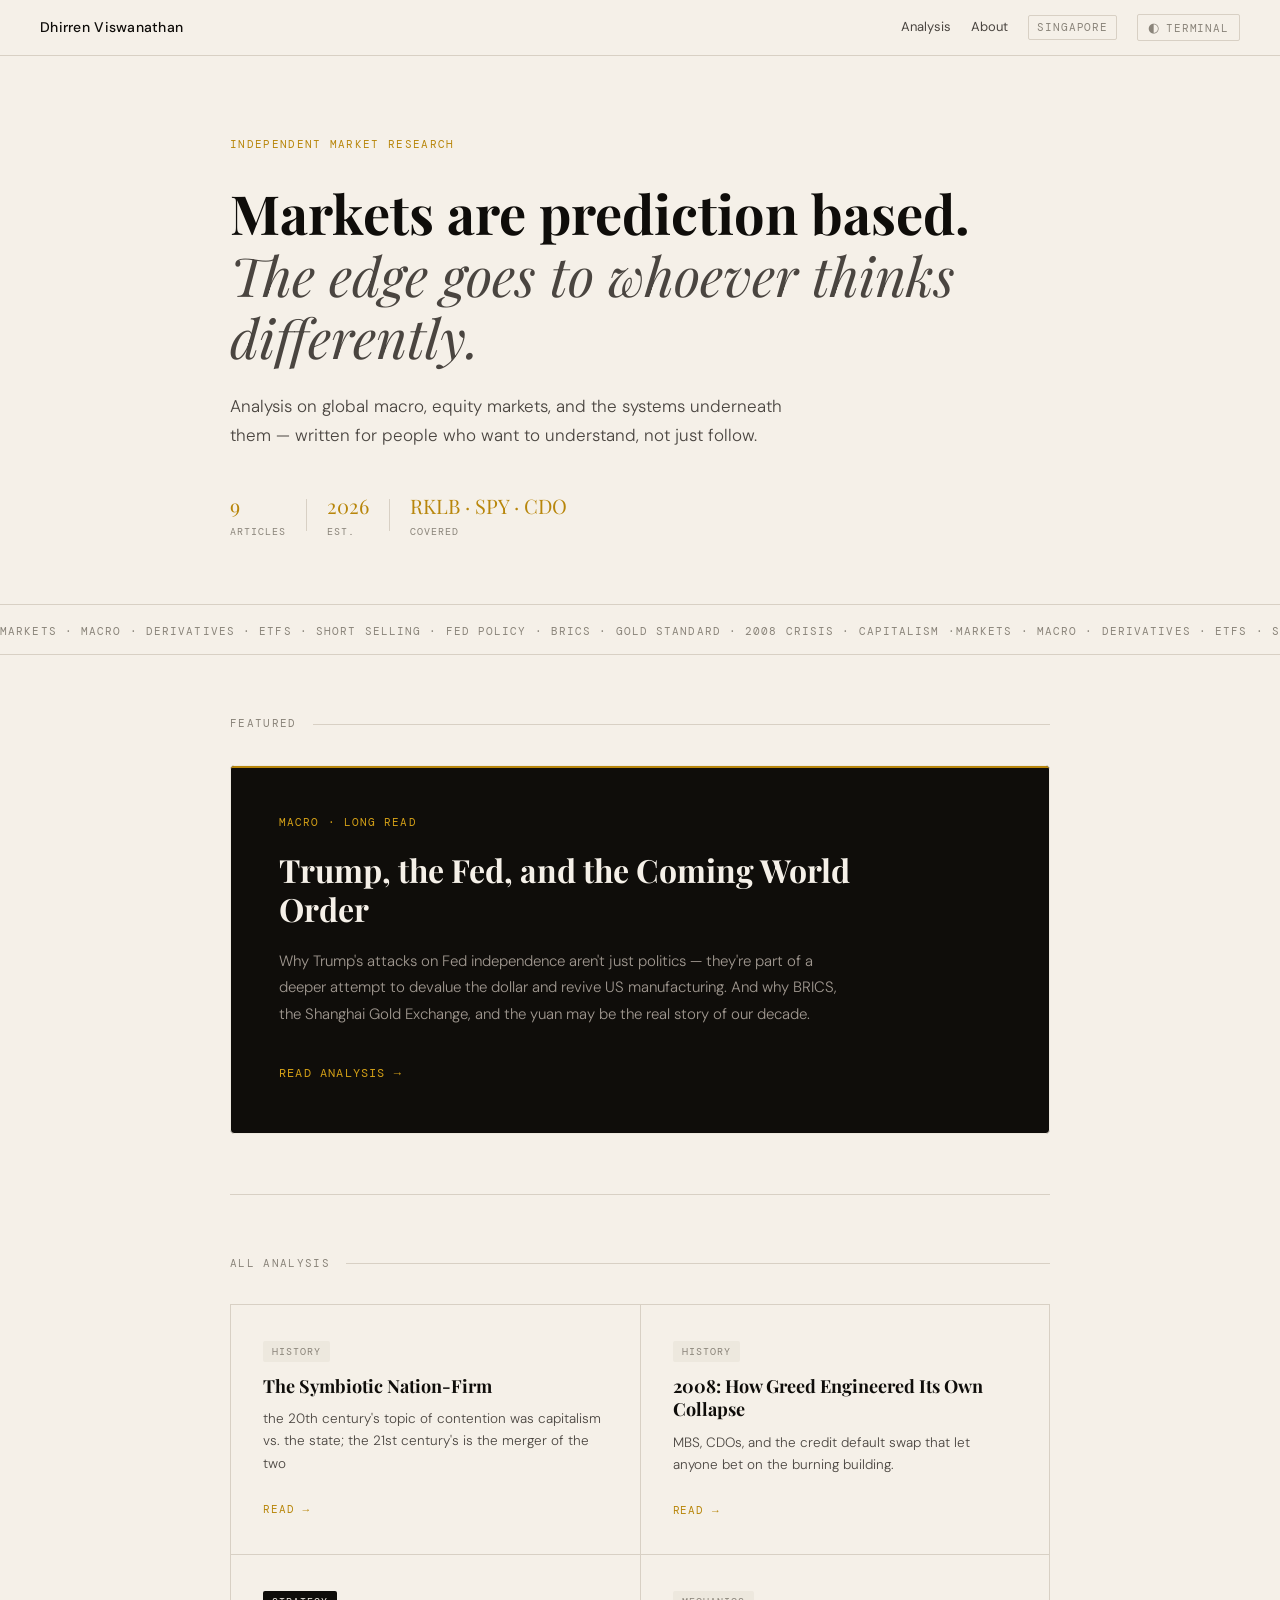
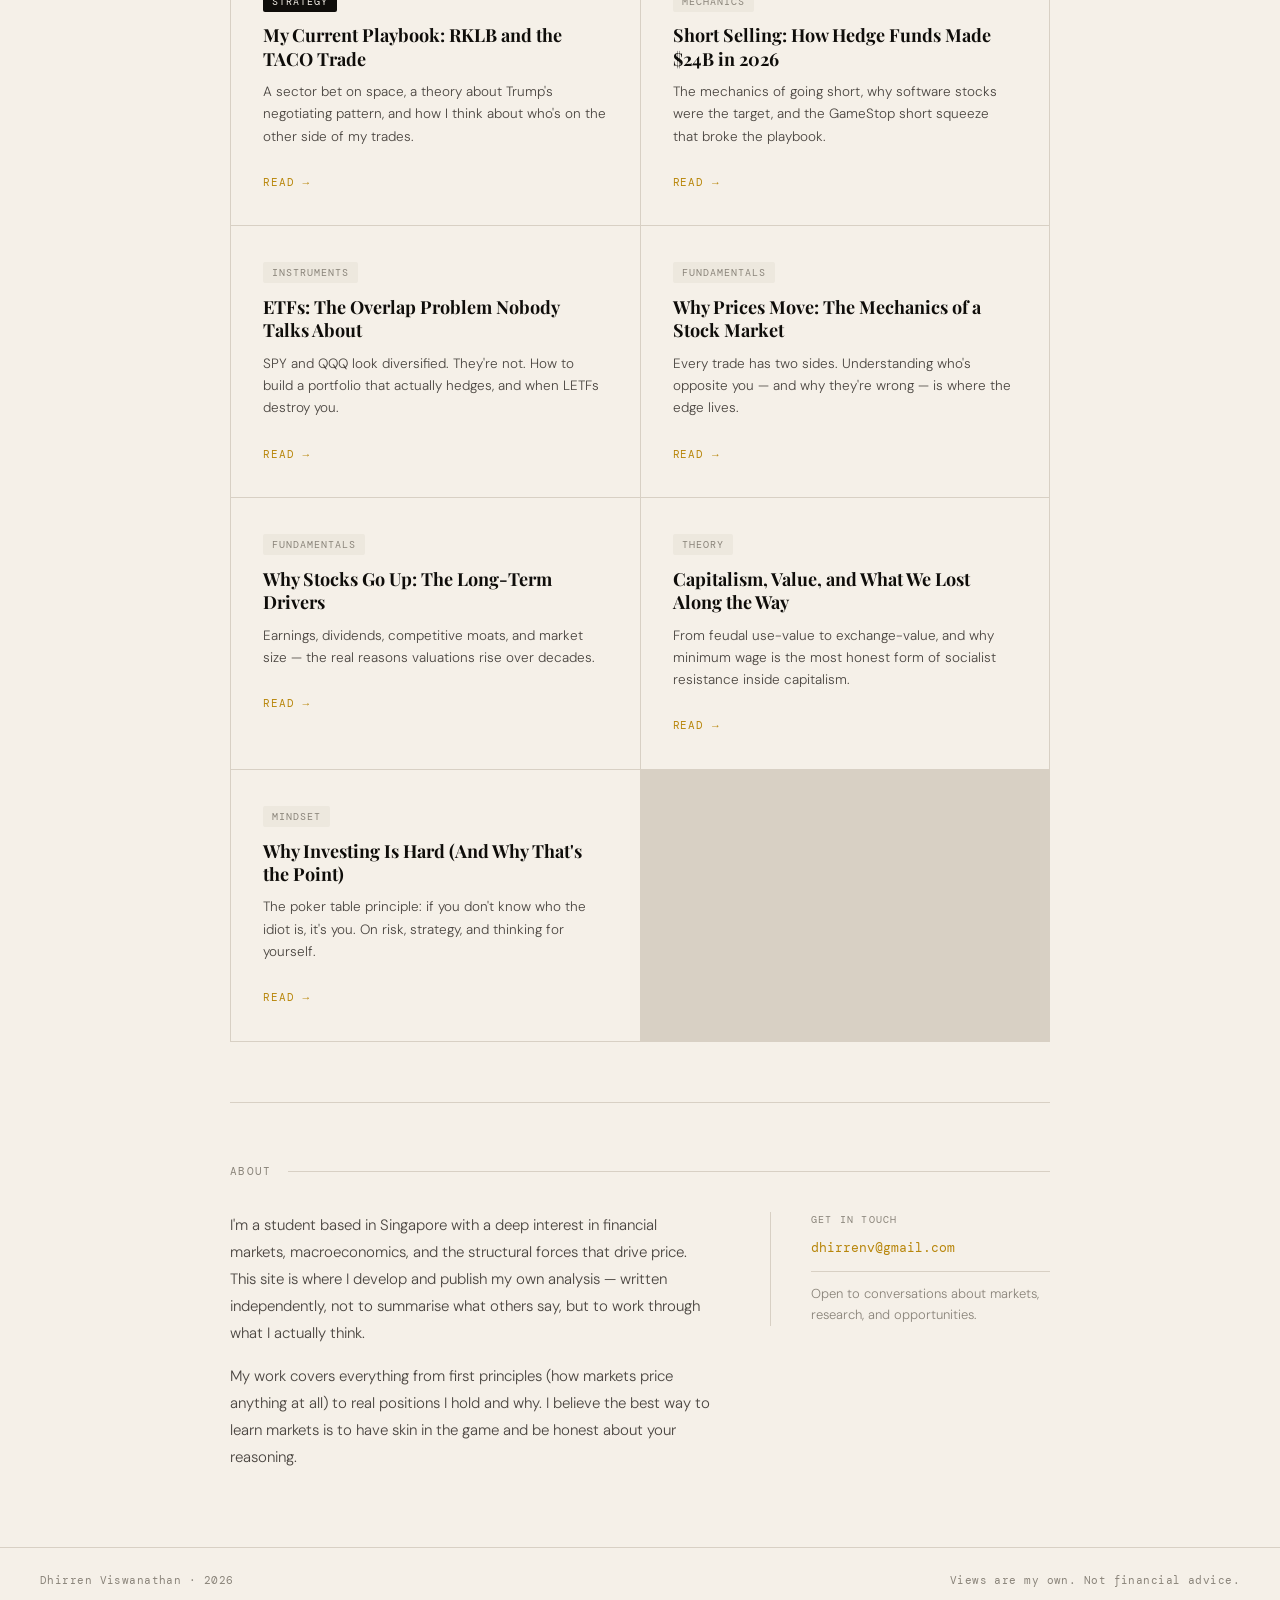
<file: index.html>
<!DOCTYPE html>
<html lang="en">
<head>
  <meta charset="UTF-8">
  <meta name="viewport" content="width=device-width, initial-scale=1.0">
  <title>Dhirren Viswanathan — Economics & Markets</title>
  <link href="https://fonts.googleapis.com/css2?family=Playfair+Display:ital,wght@0,700;0,900;1,400;1,700&family=DM+Sans:wght@300;400;500&family=DM+Mono:wght@400&display=swap" rel="stylesheet">
  <style>

    /* ============================================
       LIGHT THEME (default)
    ============================================ */
    :root {
      --bg:              #f5f0e8;
      --bg-card:         #faf8f4;
      --bg-raise:        #ede8de;
      --accent:          #b8860b;
      --accent-light:    #d4a017;
      --accent-muted:    #ede8de;
      --accent-faint:    #8a847a;
      --text:            #0f0d0a;
      --text-muted:      #4a4540;
      --text-faint:      #8a847a;
      --rule:            #d8d0c4;
      --featured-bg:     #0f0d0a;
      --featured-text:   #f5f0e8;
      --featured-sub:    #a09890;
      --tag-bg:          #ede8de;
      --tag-text:        #8a847a;
      --tag-hi-bg:       #0f0d0a;
      --tag-hi-text:     #f5f0e8;
      --nav-name-font:   'DM Sans', sans-serif;
      --nav-name-color:  #0f0d0a;
      --stat-num-font:   'Playfair Display', serif;
      --transition:      0.25s ease;
    }

    /* ============================================
       DARK TERMINAL THEME
    ============================================ */
    body[data-theme="dark"] {
      --bg:              #0a0e0a;
      --bg-card:         #0f140f;
      --bg-raise:        #131a13;
      --accent:          #00ff41;
      --accent-light:    #00cc33;
      --accent-muted:    #1a3a1a;
      --accent-faint:    #4a6a4a;
      --text:            #e8f5e8;
      --text-muted:      #7a9a7a;
      --text-faint:      #4a6a4a;
      --rule:            #1a2a1a;
      --featured-bg:     #0f140f;
      --featured-text:   #e8f5e8;
      --featured-sub:    #4a6a4a;
      --tag-bg:          #131a13;
      --tag-text:        #4a6a4a;
      --tag-hi-bg:       #1a3a1a;
      --tag-hi-text:     #00ff41;
      --nav-name-font:   'DM Mono', monospace;
      --nav-name-color:  #00ff41;
      --stat-num-font:   'DM Mono', monospace;
    }

    /* ============================================
       BASE
    ============================================ */
    *, *::before, *::after { box-sizing: border-box; margin: 0; padding: 0; }
    html { font-size: 16px; scroll-behavior: smooth; }
    body {
      font-family: 'DM Sans', sans-serif;
      background: var(--bg);
      color: var(--text);
      line-height: 1.6;
      -webkit-font-smoothing: antialiased;
      transition: background var(--transition), color var(--transition);
    }

    /* ============================================
       TOGGLE BUTTON
    ============================================ */
    .theme-toggle {
      background: none;
      border: 1px solid var(--rule);
      color: var(--text-faint);
      font-family: 'DM Mono', monospace;
      font-size: 11px;
      letter-spacing: 0.08em;
      text-transform: uppercase;
      padding: 4px 10px;
      border-radius: 2px;
      cursor: pointer;
      transition: all var(--transition);
      display: flex;
      align-items: center;
      gap: 6px;
    }
    .theme-toggle:hover { border-color: var(--accent); color: var(--accent); }
    .toggle-icon { font-size: 13px; }

    /* ============================================
       NAVBAR
    ============================================ */
    .navbar {
      display: flex;
      justify-content: space-between;
      align-items: center;
      padding: 0 40px;
      height: 56px;
      border-bottom: 1px solid var(--rule);
      background: var(--bg);
      position: sticky;
      top: 0;
      z-index: 100;
      transition: background var(--transition), border-color var(--transition);
    }
    .nav-name {
      font-family: var(--nav-name-font);
      font-size: 14px;
      font-weight: 500;
      letter-spacing: 0.02em;
      color: var(--nav-name-color);
      transition: color var(--transition), font-family var(--transition);
    }
    .nav-links { display: flex; align-items: center; gap: 20px; }
    .nav-links a { font-size: 13px; color: var(--text-muted); text-decoration: none; transition: color var(--transition); }
    .nav-links a:hover { color: var(--text); }
    .nav-tag {
      font-family: 'DM Mono', monospace;
      font-size: 11px;
      color: var(--text-faint);
      letter-spacing: 0.08em;
      text-transform: uppercase;
      padding: 3px 8px;
      border: 1px solid var(--rule);
      border-radius: 2px;
      transition: border-color var(--transition), color var(--transition);
    }

    /* ============================================
       HERO
    ============================================ */
    .hero { border-bottom: 1px solid var(--rule); overflow: hidden; transition: border-color var(--transition); }
    .hero-inner { max-width: 900px; margin: 0 auto; padding: 80px 40px 64px; }
    .hero-label {
      font-family: 'DM Mono', monospace;
      font-size: 11px;
      text-transform: uppercase;
      letter-spacing: 0.12em;
      color: var(--accent);
      margin-bottom: 28px;
      display: flex;
      align-items: center;
      gap: 10px;
      transition: color var(--transition);
    }
    .hero-label .blink-dot {
      width: 7px; height: 7px; border-radius: 50%;
      background: var(--accent);
      display: none;
      transition: background var(--transition);
    }
    body[data-theme="dark"] .hero-label .blink-dot {
      display: inline-block;
      animation: blink 1.5s step-end infinite;
    }
    @keyframes blink { 0%,100%{opacity:1} 50%{opacity:0} }

    .hero-title {
      font-family: 'Playfair Display', Georgia, serif;
      font-size: clamp(32px, 5vw, 54px);
      font-weight: 700;
      line-height: 1.15;
      color: var(--text);
      margin-bottom: 24px;
      max-width: 780px;
      transition: color var(--transition);
    }
    .hero-title em { font-style: italic; font-weight: 400; color: var(--text-muted); transition: color var(--transition); }
    .hero-sub { font-size: 17px; color: var(--text-muted); max-width: 560px; line-height: 1.7; margin-bottom: 40px; font-weight: 300; transition: color var(--transition); }

    .hero-stats { display: flex; align-items: center; gap: 20px; }
    .stat { display: flex; flex-direction: column; gap: 2px; }
    .stat-num {
      font-family: var(--stat-num-font);
      font-size: 20px;
      color: var(--accent);
      transition: color var(--transition), font-family var(--transition);
    }
    body[data-theme="dark"] .stat-num { font-size: 16px; }
    .stat-label { font-family: 'DM Mono', monospace; font-size: 10px; letter-spacing: 0.1em; text-transform: uppercase; color: var(--text-faint); transition: color var(--transition); }
    .stat-divider { width: 1px; height: 32px; background: var(--rule); transition: background var(--transition); }

    /* TICKER */
    .hero-ticker { border-top: 1px solid var(--rule); padding: 12px 0; overflow: hidden; transition: border-color var(--transition); }
    .ticker-track { display: inline-flex; animation: ticker 30s linear infinite; will-change: transform; }
    .ticker-set { font-family: 'DM Mono', monospace; font-size: 11px; letter-spacing: 0.1em; text-transform: uppercase; color: var(--text-faint); white-space: nowrap; display: inline-block; transition: color var(--transition); }
    @keyframes ticker { from { transform: translateX(0); } to { transform: translateX(-50%); } }

    /* ============================================
       MAIN / SECTIONS
    ============================================ */
    .main-content { max-width: 900px; margin: 0 auto; padding: 0 40px; }
    .section { padding: 60px 0; border-bottom: 1px solid var(--rule); transition: border-color var(--transition); }
    .section:last-child { border-bottom: none; }
    .section-header { display: flex; align-items: center; gap: 16px; margin-bottom: 32px; }
    .section-label { font-family: 'DM Mono', monospace; font-size: 11px; text-transform: uppercase; letter-spacing: 0.12em; color: var(--text-faint); white-space: nowrap; transition: color var(--transition); }
    .section-rule { flex: 1; height: 1px; background: var(--rule); transition: background var(--transition); }

    /* FEATURED */
    .featured-card {
      display: block;
      background: var(--featured-bg);
      text-decoration: none;
      padding: 48px;
      border-radius: 4px;
      border: 1px solid var(--accent-muted);
      transition: border-color var(--transition), background var(--transition), opacity var(--transition);
      position: relative;
      overflow: hidden;
    }
    .featured-card::before { content: ''; position: absolute; top: 0; left: 0; right: 0; height: 2px; background: var(--accent); transition: background var(--transition); }
    .featured-card:hover { opacity: 0.9; border-color: var(--accent); }
    .featured-tag { font-family: 'DM Mono', monospace; font-size: 11px; text-transform: uppercase; letter-spacing: 0.1em; color: var(--accent-light); margin-bottom: 20px; transition: color var(--transition); }
    .featured-title { font-family: 'Playfair Display', serif; font-size: clamp(22px, 3vw, 32px); font-weight: 700; line-height: 1.2; color: var(--featured-text); margin-bottom: 20px; max-width: 600px; transition: color var(--transition); }
    .featured-desc { font-size: 15px; color: var(--featured-sub); max-width: 580px; line-height: 1.75; font-weight: 300; margin-bottom: 32px; transition: color var(--transition); }
    .featured-link { font-family: 'DM Mono', monospace; font-size: 12px; text-transform: uppercase; letter-spacing: 0.1em; color: var(--accent-light); transition: color var(--transition); }

    /* ARTICLES GRID */
    .articles-grid { display: grid; grid-template-columns: 1fr 1fr; gap: 1px; background: var(--rule); border: 1px solid var(--rule); transition: background var(--transition), border-color var(--transition); }
    .article-card { display: block; background: var(--bg); text-decoration: none; padding: 32px; transition: background var(--transition); }
    .article-card:hover { background: var(--bg-card); }
    .card-meta { margin-bottom: 12px; }
    .card-tag {
      font-family: 'DM Mono', monospace;
      font-size: 10px;
      text-transform: uppercase;
      letter-spacing: 0.1em;
      color: var(--tag-text);
      background: var(--tag-bg);
      padding: 3px 8px;
      border-radius: 2px;
      border: 1px solid transparent;
      transition: all var(--transition);
    }
    body[data-theme="dark"] .card-tag { border-color: var(--accent-muted); }
    .card-tag--highlight { background: var(--tag-hi-bg); color: var(--tag-hi-text); }
    body[data-theme="dark"] .card-tag--highlight { border-color: var(--accent-light); }
    .card-title { font-family: 'Playfair Display', serif; font-size: 18px; font-weight: 700; color: var(--text); line-height: 1.3; margin-bottom: 10px; transition: color var(--transition); }
    .card-desc { font-size: 13.5px; color: var(--text-muted); line-height: 1.65; margin-bottom: 20px; font-weight: 300; transition: color var(--transition); }
    .card-link { font-family: 'DM Mono', monospace; font-size: 11px; text-transform: uppercase; letter-spacing: 0.08em; color: var(--accent); transition: color var(--transition); }

    /* ABOUT */
    .about-grid { display: grid; grid-template-columns: 1fr 280px; gap: 60px; align-items: start; }
    .about-text { font-size: 15px; color: var(--text-muted); line-height: 1.8; margin-bottom: 16px; font-weight: 300; transition: color var(--transition); }
    .about-contact { border-left: 1px solid var(--rule); padding-left: 40px; transition: border-color var(--transition); }
    .contact-label { font-family: 'DM Mono', monospace; font-size: 10px; text-transform: uppercase; letter-spacing: 0.12em; color: var(--text-faint); margin-bottom: 10px; transition: color var(--transition); }
    .contact-email {
      display: block;
      font-family: 'DM Mono', monospace;
      font-size: 13px;
      color: var(--accent);
      text-decoration: none;
      margin-bottom: 12px;
      border-bottom: 1px solid var(--rule);
      padding-bottom: 12px;
      transition: color var(--transition), border-color var(--transition);
    }
    .contact-email:hover { color: var(--text); }
    .contact-note { font-size: 13px; color: var(--text-faint); line-height: 1.6; font-weight: 300; transition: color var(--transition); }

    /* FOOTER */
    .footer {
      display: flex;
      justify-content: space-between;
      align-items: center;
      padding: 24px 40px;
      border-top: 1px solid var(--rule);
      font-family: 'DM Mono', monospace;
      font-size: 11px;
      color: var(--text-faint);
      letter-spacing: 0.04em;
      transition: border-color var(--transition), color var(--transition);
    }

    /* RESPONSIVE */
    @media (max-width: 700px) {
      .navbar { padding: 0 20px; }
      .hero-inner { padding: 48px 20px 40px; }
      .main-content { padding: 0 20px; }
      .articles-grid { grid-template-columns: 1fr; }
      .about-grid { grid-template-columns: 1fr; gap: 32px; }
      .about-contact { border-left: none; border-top: 1px solid var(--rule); padding-left: 0; padding-top: 24px; }
      .featured-card { padding: 28px; }
      .footer { flex-direction: column; gap: 8px; text-align: center; padding: 20px; }
    }
  </style>
</head>
<body>

<nav class="navbar">
  <span class="nav-name">Dhirren Viswanathan</span>
  <div class="nav-links">
    <a href="#articles">Analysis</a>
    <a href="#about">About</a>
    <span class="nav-tag">Singapore</span>
    <button class="theme-toggle" id="themeToggle" aria-label="Toggle theme">
      <span class="toggle-icon">◐</span>
      <span class="toggle-label">Terminal</span>
    </button>
  </div>
</nav>

<header class="hero">
  <div class="hero-inner">
    <div class="hero-label">
      <span class="blink-dot"></span>
      Independent Market Research
    </div>
    <h1 class="hero-title">
      Markets are prediction based.<br>
      <em>The edge goes to whoever thinks differently.</em>
    </h1>
    <p class="hero-sub">
      Analysis on global macro, equity markets, and the systems underneath them —
      written for people who want to understand, not just follow.
    </p>
    <div class="hero-stats">
      <div class="stat"><span class="stat-num">9</span><span class="stat-label">Articles</span></div>
      <div class="stat-divider"></div>
      <div class="stat"><span class="stat-num">2026</span><span class="stat-label">Est.</span></div>
      <div class="stat-divider"></div>
      <div class="stat"><span class="stat-num">RKLB · SPY · CDO</span><span class="stat-label">Covered</span></div>
    </div>
  </div>
  <div class="hero-ticker" aria-hidden="true">
    <div class="ticker-track">
      <span class="ticker-set">MARKETS · MACRO · DERIVATIVES · ETFs · SHORT SELLING · FED POLICY · BRICS · GOLD STANDARD · 2008 CRISIS · CAPITALISM · </span><span class="ticker-set">MARKETS · MACRO · DERIVATIVES · ETFs · SHORT SELLING · FED POLICY · BRICS · GOLD STANDARD · 2008 CRISIS · CAPITALISM · </span>
    </div>
  </div>
</header>

<main class="main-content">

  <section class="section" id="articles">
    <div class="section-header">
      <span class="section-label">Featured</span>
      <div class="section-rule"></div>
    </div>
    <a href="articles/macro.html" class="featured-card">
      <div class="featured-tag">Macro · Long Read</div>
      <h2 class="featured-title">Trump, the Fed, and the Coming World Order</h2>
      <p class="featured-desc">
        Why Trump's attacks on Fed independence aren't just politics — they're part of a deeper attempt to devalue the dollar and revive US manufacturing. And why BRICS, the Shanghai Gold Exchange, and the yuan may be the real story of our decade.
      </p>
      <span class="featured-link">Read analysis →</span>
    </a>
  </section>

  <section class="section">
    <div class="section-header">
      <span class="section-label">All Analysis</span>
      <div class="section-rule"></div>
    </div>
    <div class="articles-grid">

      <a href="articles/nationstate.html" class="article-card">
        <div class="card-meta"><span class="card-tag">History</span></div>
        <h3 class="card-title">The Symbiotic Nation-Firm</h3>
        <p class="card-desc">the 20th century's topic of contention was capitalism vs. the state; the 21st century's is the merger of the two</p>
        <span class="card-link">Read →</span>
      </a>

        
      <a href="articles/crisis.html" class="article-card">
        <div class="card-meta"><span class="card-tag">History</span></div>
        <h3 class="card-title">2008: How Greed Engineered Its Own Collapse</h3>
        <p class="card-desc">MBS, CDOs, and the credit default swap that let anyone bet on the burning building.</p>
        <span class="card-link">Read →</span>
      </a>

      <a href="articles/strategy.html" class="article-card">
        <div class="card-meta"><span class="card-tag card-tag--highlight">Strategy</span></div>
        <h3 class="card-title">My Current Playbook: RKLB and the TACO Trade</h3>
        <p class="card-desc">A sector bet on space, a theory about Trump's negotiating pattern, and how I think about who's on the other side of my trades.</p>
        <span class="card-link">Read →</span>
      </a>

      <a href="articles/shorting.html" class="article-card">
        <div class="card-meta"><span class="card-tag">Mechanics</span></div>
        <h3 class="card-title">Short Selling: How Hedge Funds Made $24B in 2026</h3>
        <p class="card-desc">The mechanics of going short, why software stocks were the target, and the GameStop short squeeze that broke the playbook.</p>
        <span class="card-link">Read →</span>
      </a>

      <a href="articles/etf.html" class="article-card">
        <div class="card-meta"><span class="card-tag">Instruments</span></div>
        <h3 class="card-title">ETFs: The Overlap Problem Nobody Talks About</h3>
        <p class="card-desc">SPY and QQQ look diversified. They're not. How to build a portfolio that actually hedges, and when LETFs destroy you.</p>
        <span class="card-link">Read →</span>
      </a>

      <a href="articles/market.html" class="article-card">
        <div class="card-meta"><span class="card-tag">Fundamentals</span></div>
        <h3 class="card-title">Why Prices Move: The Mechanics of a Stock Market</h3>
        <p class="card-desc">Every trade has two sides. Understanding who's opposite you — and why they're wrong — is where the edge lives.</p>
        <span class="card-link">Read →</span>
      </a>

      <a href="articles/longterm.html" class="article-card">
        <div class="card-meta"><span class="card-tag">Fundamentals</span></div>
        <h3 class="card-title">Why Stocks Go Up: The Long-Term Drivers</h3>
        <p class="card-desc">Earnings, dividends, competitive moats, and market size — the real reasons valuations rise over decades.</p>
        <span class="card-link">Read →</span>
      </a>

      <a href="articles/capitalism.html" class="article-card">
        <div class="card-meta"><span class="card-tag">Theory</span></div>
        <h3 class="card-title">Capitalism, Value, and What We Lost Along the Way</h3>
        <p class="card-desc">From feudal use-value to exchange-value, and why minimum wage is the most honest form of socialist resistance inside capitalism.</p>
        <span class="card-link">Read →</span>
      </a>

      <a href="articles/intro.html" class="article-card">
        <div class="card-meta"><span class="card-tag">Mindset</span></div>
        <h3 class="card-title">Why Investing Is Hard (And Why That's the Point)</h3>
        <p class="card-desc">The poker table principle: if you don't know who the idiot is, it's you. On risk, strategy, and thinking for yourself.</p>
        <span class="card-link">Read →</span>
      </a>

    </div>
  </section>

  <section class="section about-section" id="about">
    <div class="section-header">
      <span class="section-label">About</span>
      <div class="section-rule"></div>
    </div>
    <div class="about-grid">
      <div>
        <p class="about-text">
          I'm a student based in Singapore with a deep interest in financial markets, macroeconomics, and the structural forces that drive price. This site is where I develop and publish my own analysis — written independently, not to summarise what others say, but to work through what I actually think.
        </p>
        <p class="about-text">
          My work covers everything from first principles (how markets price anything at all) to real positions I hold and why. I believe the best way to learn markets is to have skin in the game and be honest about your reasoning.
        </p>
      </div>
      <div class="about-contact">
        <p class="contact-label">Get in touch</p>
        <a href="mailto:dhirrenv@gmail.com" class="contact-email">dhirrenv@gmail.com</a>
        <p class="contact-note">Open to conversations about markets, research, and opportunities.</p>
      </div>
    </div>
  </section>

</main>

<footer class="footer">
  <span>Dhirren Viswanathan · 2026</span>
  <span>Views are my own. Not financial advice.</span>
</footer>

<script>
  const toggle = document.getElementById('themeToggle');
  const label  = toggle.querySelector('.toggle-label');
  const body   = document.body;

  // Load saved preference
  const saved = localStorage.getItem('theme');
  if (saved === 'dark') {
    body.dataset.theme = 'dark';
    label.textContent = 'Classic';
  }

  toggle.addEventListener('click', () => {
    const isDark = body.dataset.theme === 'dark';
    if (isDark) {
      delete body.dataset.theme;
      label.textContent = 'Terminal';
      localStorage.setItem('theme', 'light');
    } else {
      body.dataset.theme = 'dark';
      label.textContent = 'Classic';
      localStorage.setItem('theme', 'dark');
    }
  });
</script>

</body>
</html>
</file>
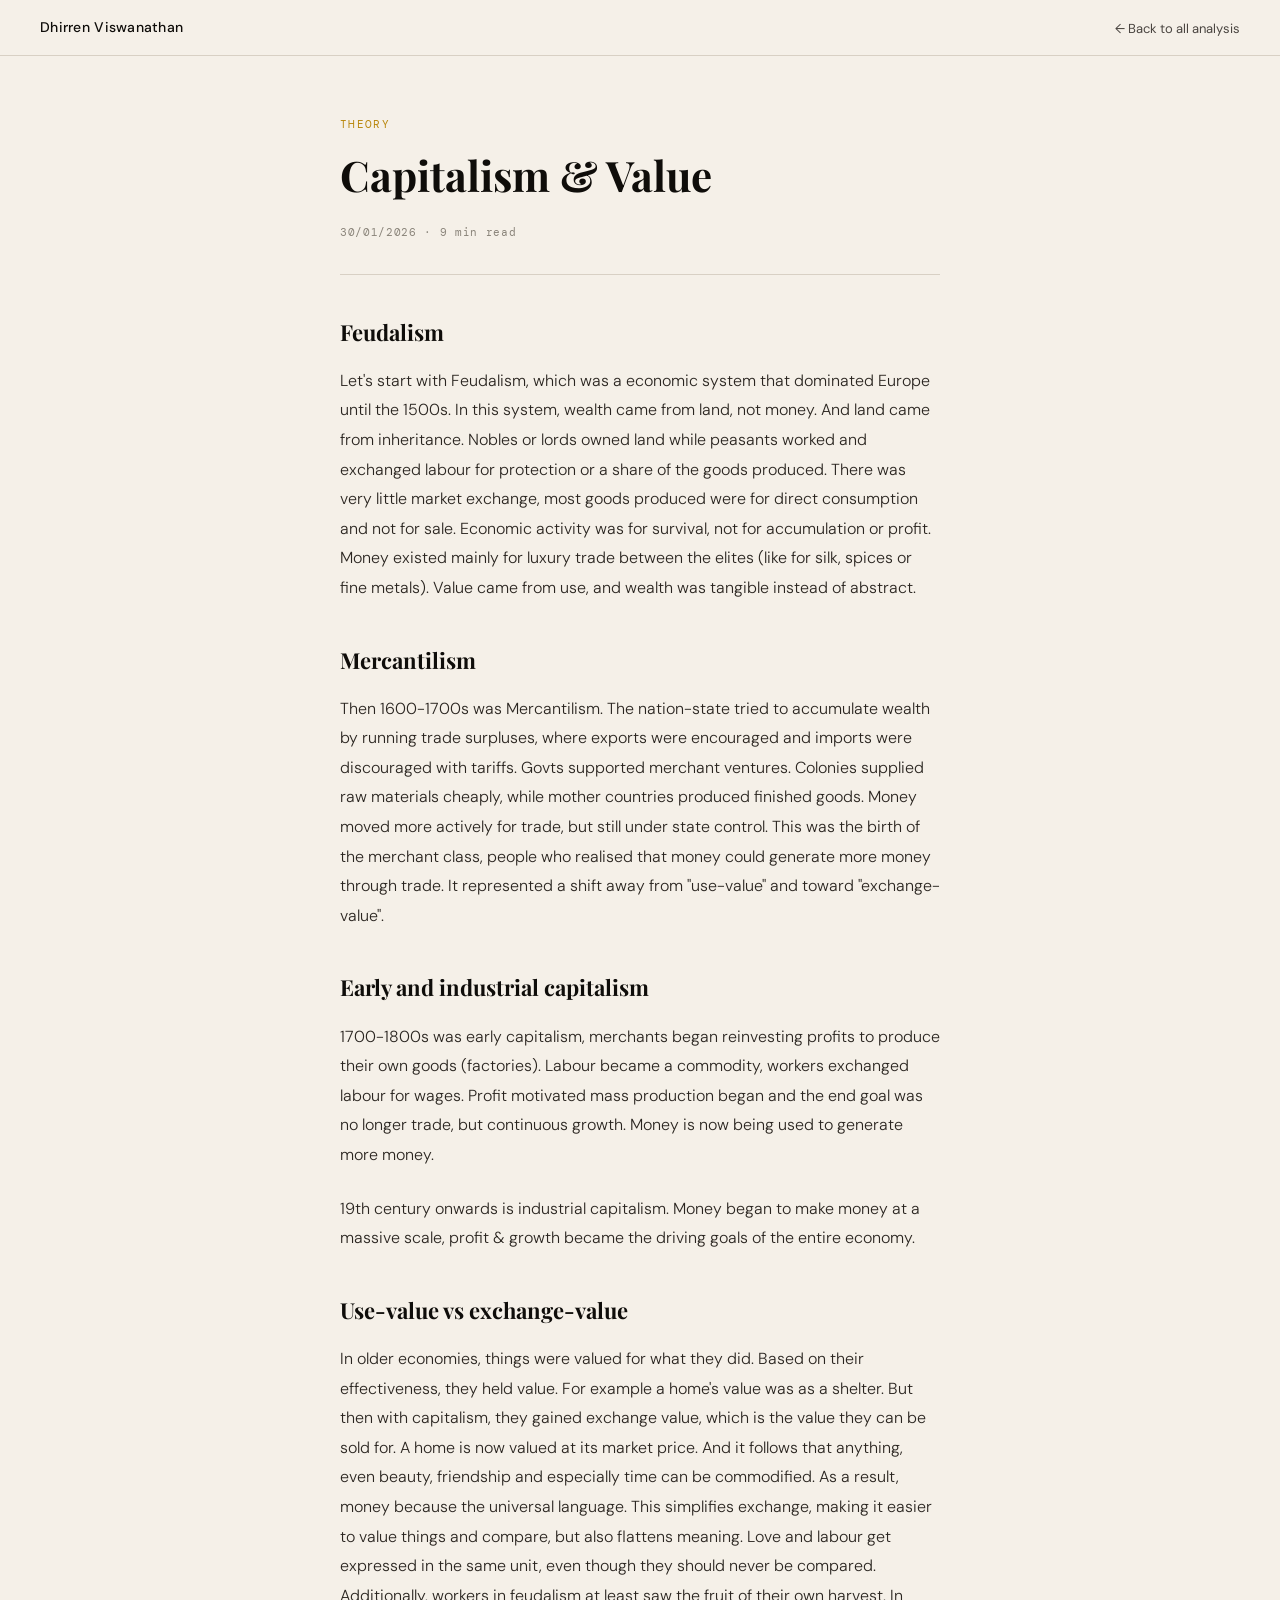
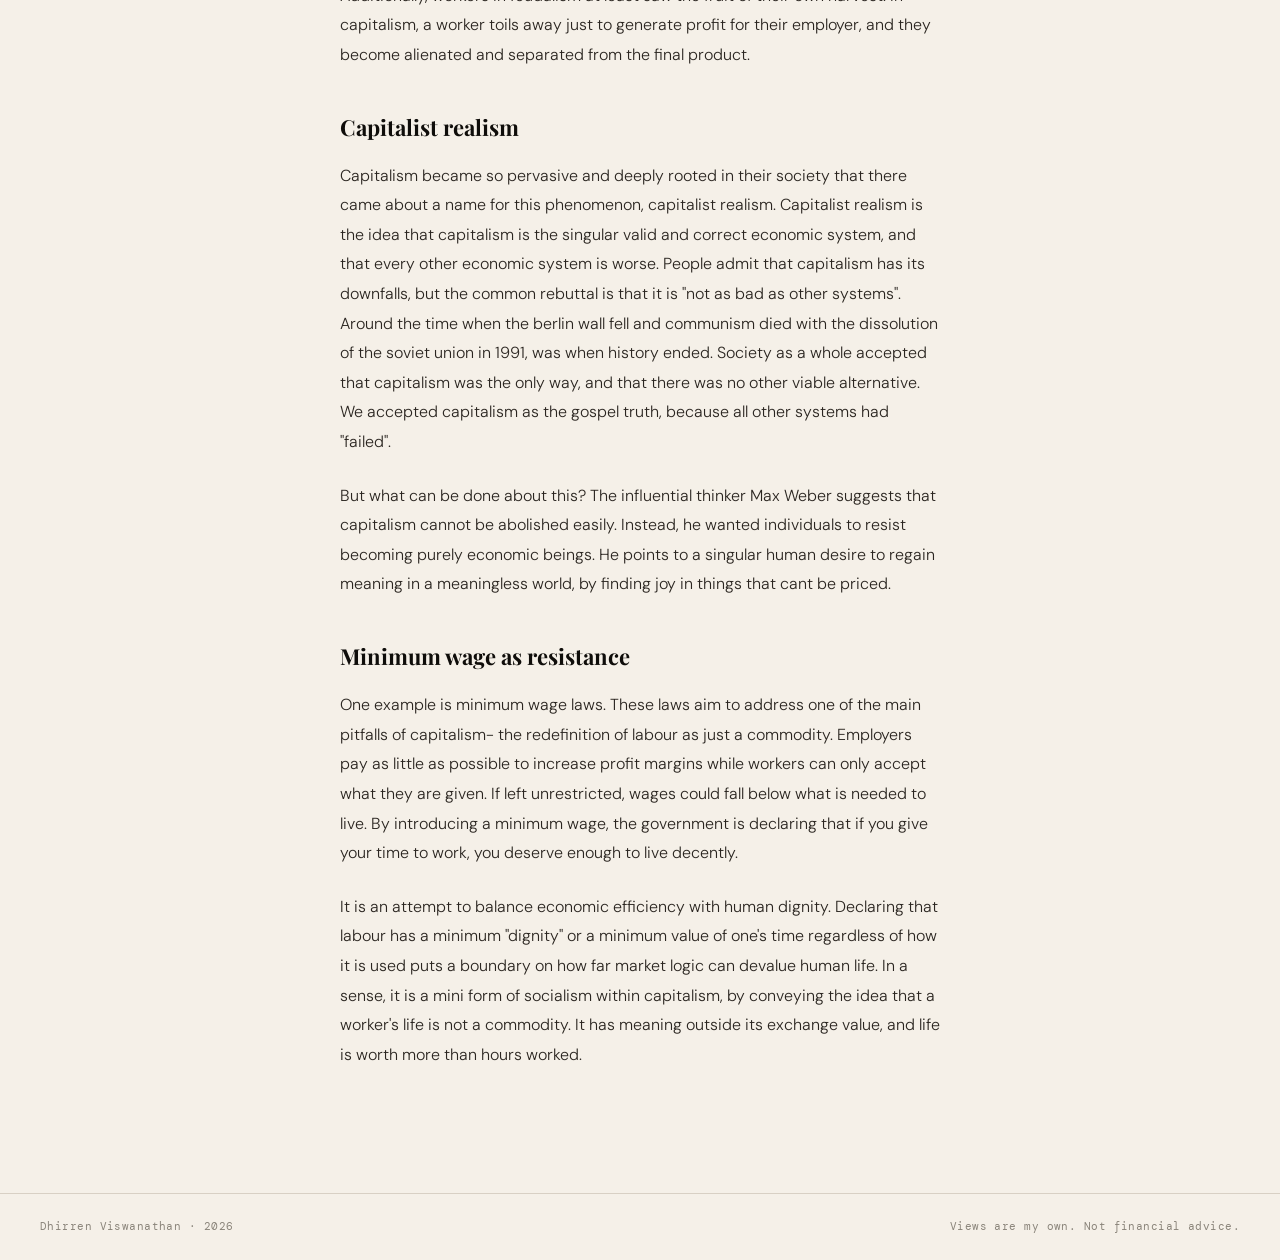
<file: articles/capitalism.html>
<!DOCTYPE html>
<html lang="en">
<head>
  <meta charset="UTF-8">
  <meta name="viewport" content="width=device-width, initial-scale=1.0">
  <title>Capitalism & Value — Dhirren Viswanathan</title>
  <link href="https://fonts.googleapis.com/css2?family=Playfair+Display:ital,wght@0,700;0,900;1,400;1,700&family=DM+Sans:wght@300;400;500&family=DM+Mono:wght@400&display=swap" rel="stylesheet">
  <style>
    *, *::before, *::after { box-sizing: border-box; margin: 0; padding: 0; }
    :root { --cream: #f5f0e8; --ink: #0f0d0a; --ink-muted: #4a4540; --ink-faint: #8a847a; --gold: #b8860b; --rule: #d8d0c4; --transition: 0.2s ease; }
    html { font-size: 16px; scroll-behavior: smooth; }
    body { font-family: 'DM Sans', sans-serif; background: var(--cream); color: var(--ink); line-height: 1.6; -webkit-font-smoothing: antialiased; }
    .navbar { display: flex; justify-content: space-between; align-items: center; padding: 0 40px; height: 56px; border-bottom: 1px solid var(--rule); background: var(--cream); position: sticky; top: 0; z-index: 100; }
    .nav-name { font-size: 14px; font-weight: 500; letter-spacing: 0.02em; }
    .nav-links a { font-size: 13px; color: var(--ink-muted); text-decoration: none; transition: color var(--transition); }
    .nav-links a:hover { color: var(--ink); }
    .article-page { max-width: 680px; margin: 0 auto; padding: 60px 40px 100px; }
    .article-eyebrow { font-family: 'DM Mono', monospace; font-size: 11px; text-transform: uppercase; letter-spacing: 0.12em; color: var(--gold); margin-bottom: 16px; }
    .article-title { font-family: 'Playfair Display', serif; font-size: clamp(28px, 4vw, 42px); font-weight: 700; line-height: 1.2; color: var(--ink); margin-bottom: 24px; }
    .article-rule { height: 1px; background: var(--rule); margin: 32px 0; }
    .article-body p { font-size: 16px; line-height: 1.85; color: #2a2520; margin-bottom: 24px; font-weight: 300; }
    .article-body h2 { font-family: 'Playfair Display', serif; font-size: 22px; font-weight: 700; color: var(--ink); margin: 40px 0 16px; }
    .article-body strong { font-weight: 500; color: var(--ink); }
    .footer { display: flex; justify-content: space-between; align-items: center; padding: 24px 40px; border-top: 1px solid var(--rule); font-family: 'DM Mono', monospace; font-size: 11px; color: var(--ink-faint); letter-spacing: 0.04em; }
    @media (max-width: 700px) { .navbar { padding: 0 20px; } .article-page { padding: 40px 20px 60px; } .footer { flex-direction: column; gap: 8px; text-align: center; padding: 20px; } }
	.article-meta {
  font-family: 'DM Mono', monospace;
  font-size: 11px;
  color: var(--ink-faint);
  letter-spacing: 0.06em;
  margin-bottom: 0;
}
  </style>
</head>
<body>

<nav class="navbar">
  <span class="nav-name">Dhirren Viswanathan</span>
  <div class="nav-links">
    <a href="../index.html">← Back to all analysis</a>
  </div>
</nav>

<div class="article-page">

  <p class="article-eyebrow">Theory</p>
  <h1 class="article-title">Capitalism & Value</h1>
  <p class="article-meta">30/01/2026 · 9 min read</p>
  <div class="article-rule"></div>

  <div class="article-body">

    <h2>Feudalism</h2>

    <p>Let's start with Feudalism, which was a economic system that dominated Europe until the 1500s. In this system, wealth came from land, not money. And land came from inheritance. Nobles or lords owned land while peasants worked and exchanged labour for protection or a share of the goods produced. There was very little market exchange, most goods produced were for direct consumption and not for sale. Economic activity was for survival, not for accumulation or profit. Money existed mainly for luxury trade between the elites (like for silk, spices or fine metals). Value came from use, and wealth was tangible instead of abstract.</p>

    <h2>Mercantilism</h2>

    <p>Then 1600-1700s was Mercantilism. The nation-state tried to accumulate wealth by running trade surpluses, where exports were encouraged and imports were discouraged with tariffs. Govts supported merchant ventures. Colonies supplied raw materials cheaply, while mother countries produced finished goods. Money moved more actively for trade, but still under state control. This was the birth of the merchant class, people who realised that money could generate more money through trade. It represented a shift away from "use-value" and toward "exchange-value".</p>

    <h2>Early and industrial capitalism</h2>

    <p>1700-1800s was early capitalism, merchants began reinvesting profits to produce their own goods (factories). Labour became a commodity, workers exchanged labour for wages. Profit motivated mass production began and the end goal was no longer trade, but continuous growth. Money is now being used to generate more money.</p>

    <p>19th century onwards is industrial capitalism. Money began to make money at a massive scale, profit & growth became the driving goals of the entire economy.</p>

    <h2>Use-value vs exchange-value</h2>

    <p>In older economies, things were valued for what they did. Based on their effectiveness, they held value. For example a home's value was as a shelter. But then with capitalism, they gained exchange value, which is the value they can be sold for. A home is now valued at its market price. And it follows that anything, even beauty, friendship and especially time can be commodified. As a result, money because the universal language. This simplifies exchange, making it easier to value things and compare, but also flattens meaning. Love and labour get expressed in the same unit, even though they should never be compared. Additionally, workers in feudalism at least saw the fruit of their own harvest. In capitalism, a worker toils away just to generate profit for their employer, and they become alienated and separated from the final product.</p>

    <h2>Capitalist realism</h2>

    <p>Capitalism became so pervasive and deeply rooted in their society that there came about a name for this phenomenon, capitalist realism. Capitalist realism is the idea that capitalism is the singular valid and correct economic system, and that every other economic system is worse. People admit that capitalism has its downfalls, but the common rebuttal is that it is "not as bad as other systems". Around the time when the berlin wall fell and communism died with the dissolution of the soviet union in 1991, was when history ended. Society as a whole accepted that capitalism was the only way, and that there was no other viable alternative. We accepted capitalism as the gospel truth, because all other systems had "failed".</p>

    <p>But what can be done about this? The influential thinker Max Weber suggests that capitalism cannot be abolished easily. Instead, he wanted individuals to resist becoming purely economic beings. He points to a singular human desire to regain meaning in a meaningless world, by finding joy in things that cant be priced.</p>

    <h2>Minimum wage as resistance</h2>

    <p>One example is minimum wage laws. These laws aim to address one of the main pitfalls of capitalism- the redefinition of labour as just a commodity. Employers pay as little as possible to increase profit margins while workers can only accept what they are given. If left unrestricted, wages could fall below what is needed to live. By introducing a minimum wage, the government is declaring that if you give your time to work, you deserve enough to live decently.</p>

    <p>It is an attempt to balance economic efficiency with human dignity. Declaring that labour has a minimum "dignity" or a minimum value of one's time regardless of how it is used puts a boundary on how far market logic can devalue human life. In a sense, it is a mini form of socialism within capitalism, by conveying the idea that a worker's life is not a commodity. It has meaning outside its exchange value, and life is worth more than hours worked.</p>

  </div>
</div>

<footer class="footer">
  <span>Dhirren Viswanathan · 2026</span>
  <span>Views are my own. Not financial advice.</span>
</footer>
</body>
</html>
</file>
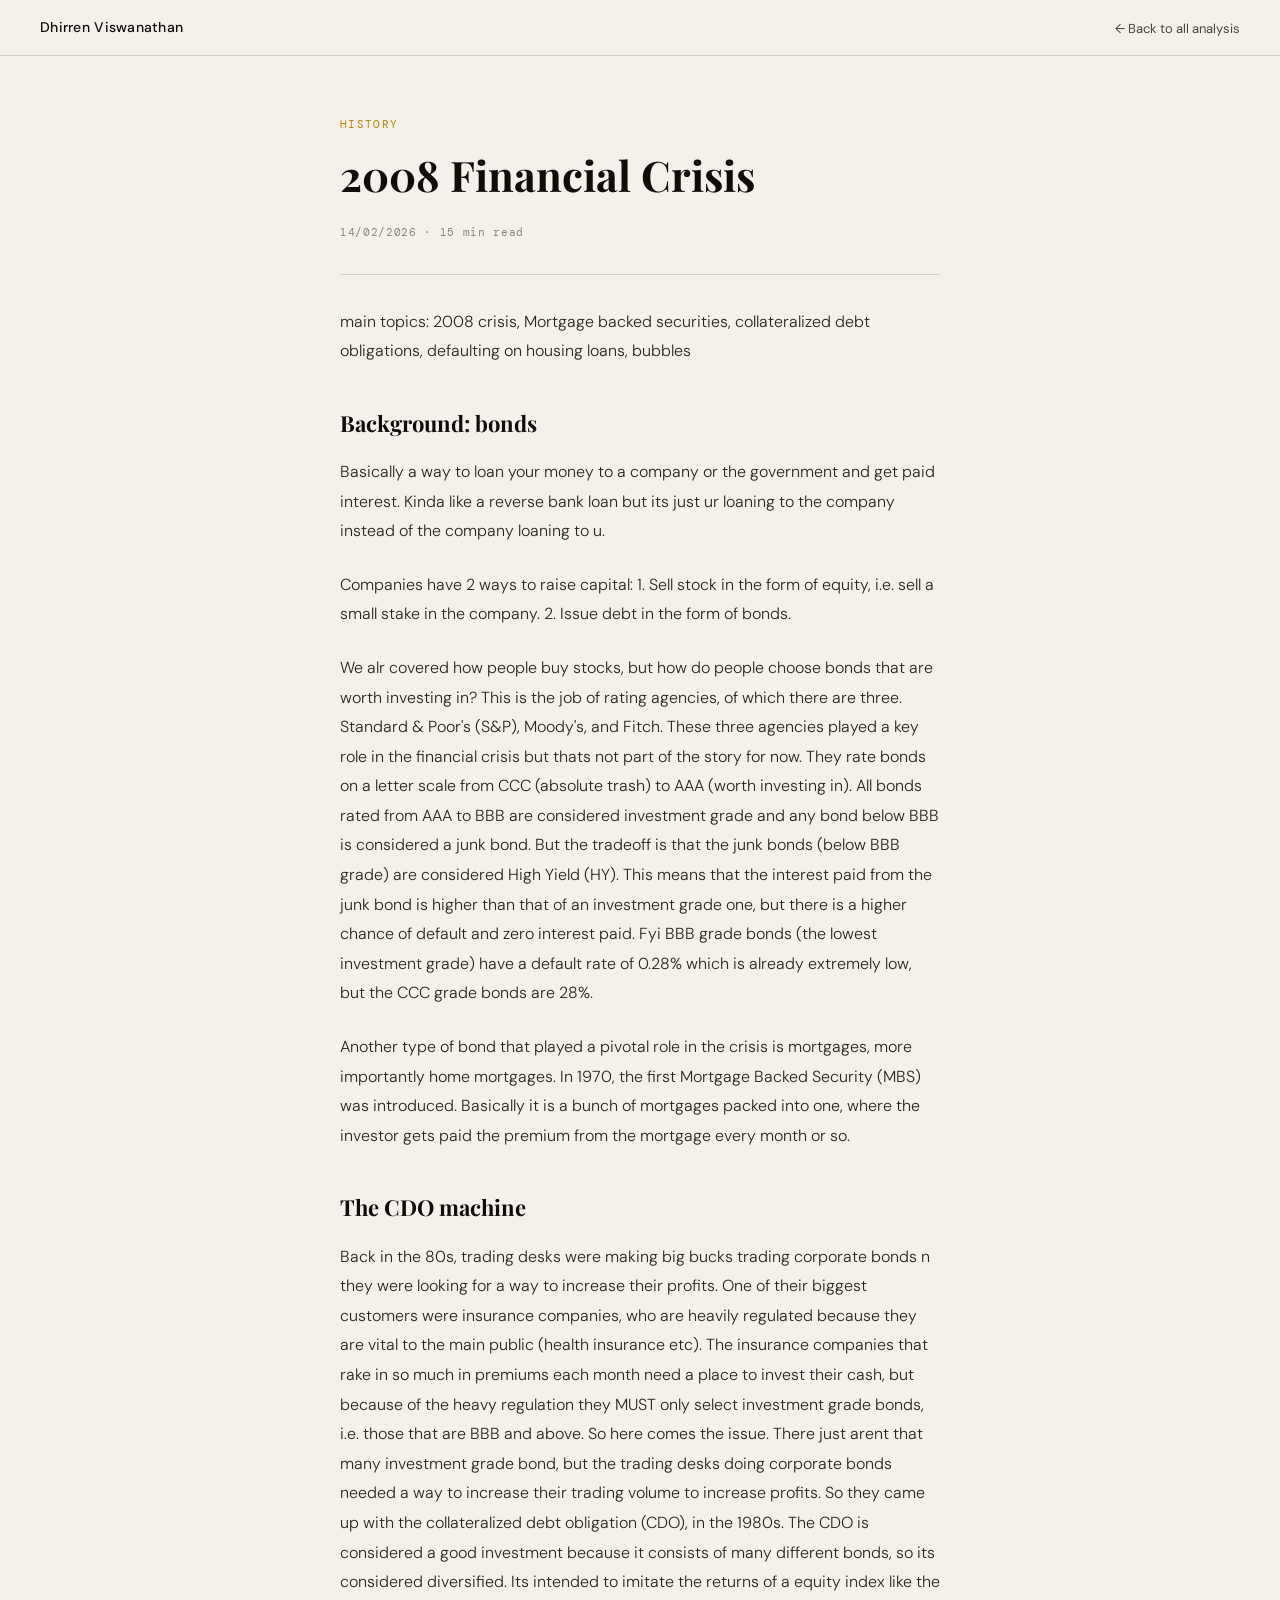
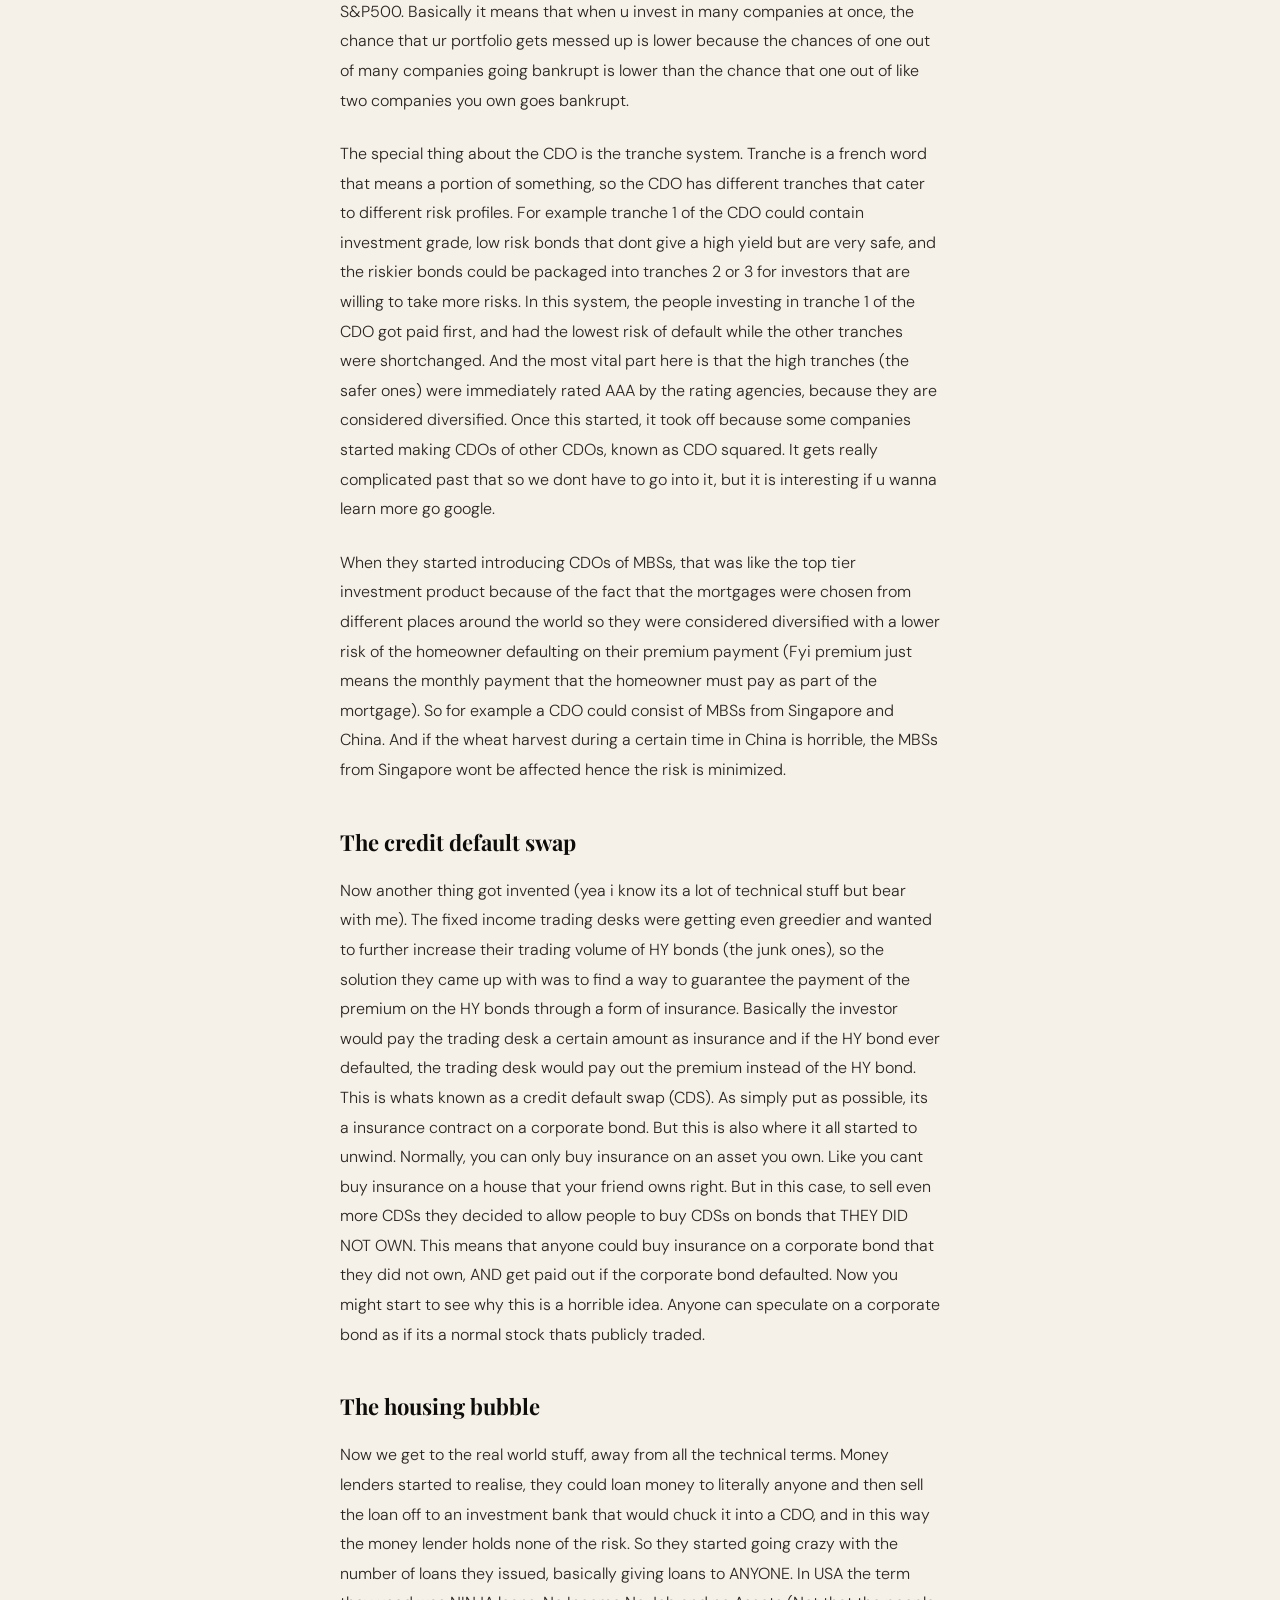
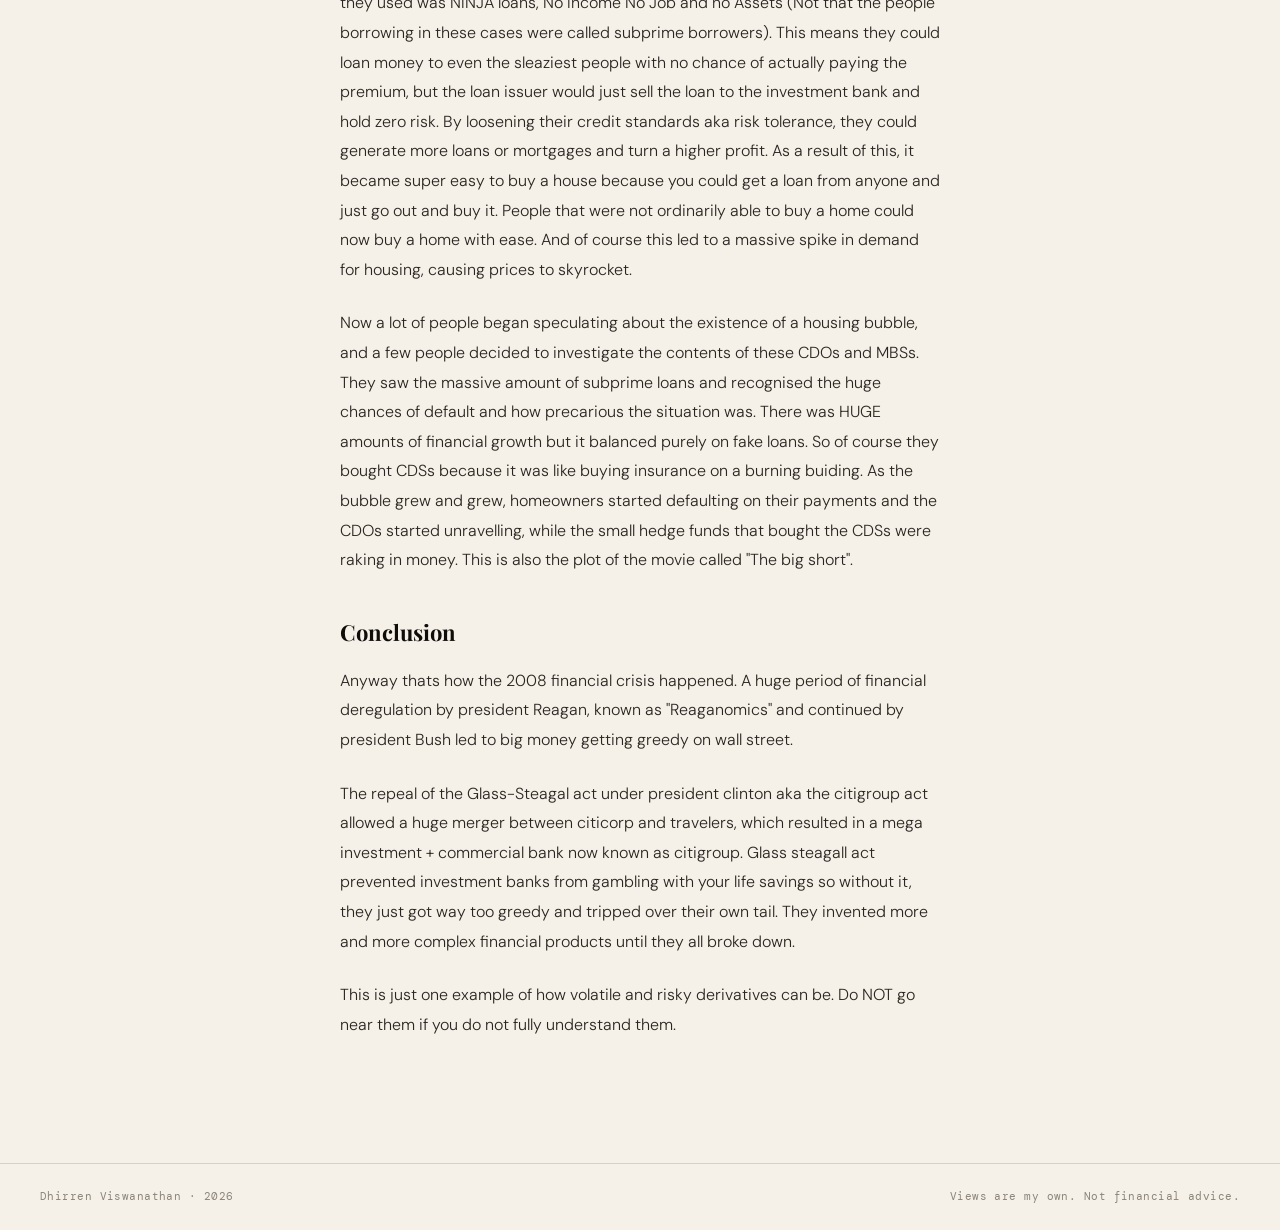
<file: articles/crisis.html>
<!DOCTYPE html>
<html lang="en">
<head>
  <meta charset="UTF-8">
  <meta name="viewport" content="width=device-width, initial-scale=1.0">
  <title>2008 Financial Crisis — Dhirren Viswanathan</title>
  <link href="https://fonts.googleapis.com/css2?family=Playfair+Display:ital,wght@0,700;0,900;1,400;1,700&family=DM+Sans:wght@300;400;500&family=DM+Mono:wght@400&display=swap" rel="stylesheet">
  <style>
    *, *::before, *::after { box-sizing: border-box; margin: 0; padding: 0; }
    :root { --cream: #f5f0e8; --ink: #0f0d0a; --ink-muted: #4a4540; --ink-faint: #8a847a; --gold: #b8860b; --rule: #d8d0c4; --transition: 0.2s ease; }
    html { font-size: 16px; scroll-behavior: smooth; }
    body { font-family: 'DM Sans', sans-serif; background: var(--cream); color: var(--ink); line-height: 1.6; -webkit-font-smoothing: antialiased; }
    .navbar { display: flex; justify-content: space-between; align-items: center; padding: 0 40px; height: 56px; border-bottom: 1px solid var(--rule); background: var(--cream); position: sticky; top: 0; z-index: 100; }
    .nav-name { font-size: 14px; font-weight: 500; letter-spacing: 0.02em; }
    .nav-links a { font-size: 13px; color: var(--ink-muted); text-decoration: none; transition: color var(--transition); }
    .nav-links a:hover { color: var(--ink); }
    .article-page { max-width: 680px; margin: 0 auto; padding: 60px 40px 100px; }
    .article-eyebrow { font-family: 'DM Mono', monospace; font-size: 11px; text-transform: uppercase; letter-spacing: 0.12em; color: var(--gold); margin-bottom: 16px; }
    .article-title { font-family: 'Playfair Display', serif; font-size: clamp(28px, 4vw, 42px); font-weight: 700; line-height: 1.2; color: var(--ink); margin-bottom: 24px; }
    .article-rule { height: 1px; background: var(--rule); margin: 32px 0; }
    .article-body p { font-size: 16px; line-height: 1.85; color: #2a2520; margin-bottom: 24px; font-weight: 300; }
    .article-body h2 { font-family: 'Playfair Display', serif; font-size: 22px; font-weight: 700; color: var(--ink); margin: 40px 0 16px; }
    .article-body strong { font-weight: 500; color: var(--ink); }
    .footer { display: flex; justify-content: space-between; align-items: center; padding: 24px 40px; border-top: 1px solid var(--rule); font-family: 'DM Mono', monospace; font-size: 11px; color: var(--ink-faint); letter-spacing: 0.04em; }
    @media (max-width: 700px) { .navbar { padding: 0 20px; } .article-page { padding: 40px 20px 60px; } .footer { flex-direction: column; gap: 8px; text-align: center; padding: 20px; } }
	.article-meta {
  font-family: 'DM Mono', monospace;
  font-size: 11px;
  color: var(--ink-faint);
  letter-spacing: 0.06em;
  margin-bottom: 0;
}
  </style>
</head>
<body>

<nav class="navbar">
  <span class="nav-name">Dhirren Viswanathan</span>
  <div class="nav-links">
    <a href="../index.html">← Back to all analysis</a>
  </div>
</nav>

<div class="article-page">

  <p class="article-eyebrow">History</p>
  <h1 class="article-title">2008 Financial Crisis</h1>
  <p class="article-meta">14/02/2026 · 15 min read</p>
  <div class="article-rule"></div>

  <div class="article-body">

    <p>main topics: 2008 crisis, Mortgage backed securities, collateralized debt obligations, defaulting on housing loans, bubbles</p>

    <h2>Background: bonds</h2>

    <p>Basically a way to loan your money to a company or the government and get paid interest. Kinda like a reverse bank loan but its just ur loaning to the company instead of the company loaning to u.</p>

    <p>Companies have 2 ways to raise capital: 1. Sell stock in the form of equity, i.e. sell a small stake in the company. 2. Issue debt in the form of bonds.</p>

    <p>We alr covered how people buy stocks, but how do people choose bonds that are worth investing in? This is the job of rating agencies, of which there are three. Standard & Poor's (S&P), Moody's, and Fitch. These three agencies played a key role in the financial crisis but thats not part of the story for now. They rate bonds on a letter scale from CCC (absolute trash) to AAA (worth investing in). All bonds rated from AAA to BBB are considered investment grade and any bond below BBB is considered a junk bond. But the tradeoff is that the junk bonds (below BBB grade) are considered High Yield (HY). This means that the interest paid from the junk bond is higher than that of an investment grade one, but there is a higher chance of default and zero interest paid. Fyi BBB grade bonds (the lowest investment grade) have a default rate of 0.28% which is already extremely low, but the CCC grade bonds are 28%.</p>

    <p>Another type of bond that played a pivotal role in the crisis is mortgages, more importantly home mortgages. In 1970, the first Mortgage Backed Security (MBS) was introduced. Basically it is a bunch of mortgages packed into one, where the investor gets paid the premium from the mortgage every month or so.</p>

    <h2>The CDO machine</h2>

    <p>Back in the 80s, trading desks were making big bucks trading corporate bonds n they were looking for a way to increase their profits. One of their biggest customers were insurance companies, who are heavily regulated because they are vital to the main public (health insurance etc). The insurance companies that rake in so much in premiums each month need a place to invest their cash, but because of the heavy regulation they MUST only select investment grade bonds, i.e. those that are BBB and above. So here comes the issue. There just arent that many investment grade bond, but the trading desks doing corporate bonds needed a way to increase their trading volume to increase profits. So they came up with the collateralized debt obligation (CDO), in the 1980s. The CDO is considered a good investment because it consists of many different bonds, so its considered diversified. Its intended to imitate the returns of a equity index like the S&P500. Basically it means that when u invest in many companies at once, the chance that ur portfolio gets messed up is lower because the chances of one out of many companies going bankrupt is lower than the chance that one out of like two companies you own goes bankrupt.</p>

    <p>The special thing about the CDO is the tranche system. Tranche is a french word that means a portion of something, so the CDO has different tranches that cater to different risk profiles. For example tranche 1 of the CDO could contain investment grade, low risk bonds that dont give a high yield but are very safe, and the riskier bonds could be packaged into tranches 2 or 3 for investors that are willing to take more risks. In this system, the people investing in tranche 1 of the CDO got paid first, and had the lowest risk of default while the other tranches were shortchanged. And the most vital part here is that the high tranches (the safer ones) were immediately rated AAA by the rating agencies, because they are considered diversified. Once this started, it took off because some companies started making CDOs of other CDOs, known as CDO squared. It gets really complicated past that so we dont have to go into it, but it is interesting if u wanna learn more go google.</p>

    <p>When they started introducing CDOs of MBSs, that was like the top tier investment product because of the fact that the mortgages were chosen from different places around the world so they were considered diversified with a lower risk of the homeowner defaulting on their premium payment (Fyi premium just means the monthly payment that the homeowner must pay as part of the mortgage). So for example a CDO could consist of MBSs from Singapore and China. And if the wheat harvest during a certain time in China is horrible, the MBSs from Singapore wont be affected hence the risk is minimized.</p>

    <h2>The credit default swap</h2>

    <p>Now another thing got invented (yea i know its a lot of technical stuff but bear with me). The fixed income trading desks were getting even greedier and wanted to further increase their trading volume of HY bonds (the junk ones), so the solution they came up with was to find a way to guarantee the payment of the premium on the HY bonds through a form of insurance. Basically the investor would pay the trading desk a certain amount as insurance and if the HY bond ever defaulted, the trading desk would pay out the premium instead of the HY bond. This is whats known as a credit default swap (CDS). As simply put as possible, its a insurance contract on a corporate bond. But this is also where it all started to unwind. Normally, you can only buy insurance on an asset you own. Like you cant buy insurance on a house that your friend owns right. But in this case, to sell even more CDSs they decided to allow people to buy CDSs on bonds that THEY DID NOT OWN. This means that anyone could buy insurance on a corporate bond that they did not own, AND get paid out if the corporate bond defaulted. Now you might start to see why this is a horrible idea. Anyone can speculate on a corporate bond as if its a normal stock thats publicly traded.</p>

    <h2>The housing bubble</h2>

    <p>Now we get to the real world stuff, away from all the technical terms. Money lenders started to realise, they could loan money to literally anyone and then sell the loan off to an investment bank that would chuck it into a CDO, and in this way the money lender holds none of the risk. So they started going crazy with the number of loans they issued, basically giving loans to ANYONE. In USA the term they used was NINJA loans, No Income No Job and no Assets (Not that the people borrowing in these cases were called subprime borrowers). This means they could loan money to even the sleaziest people with no chance of actually paying the premium, but the loan issuer would just sell the loan to the investment bank and hold zero risk. By loosening their credit standards aka risk tolerance, they could generate more loans or mortgages and turn a higher profit. As a result of this, it became super easy to buy a house because you could get a loan from anyone and just go out and buy it. People that were not ordinarily able to buy a home could now buy a home with ease. And of course this led to a massive spike in demand for housing, causing prices to skyrocket.</p>

    <p>Now a lot of people began speculating about the existence of a housing bubble, and a few people decided to investigate the contents of these CDOs and MBSs. They saw the massive amount of subprime loans and recognised the huge chances of default and how precarious the situation was. There was HUGE amounts of financial growth but it balanced purely on fake loans. So of course they bought CDSs because it was like buying insurance on a burning buiding. As the bubble grew and grew, homeowners started defaulting on their payments and the CDOs started unravelling, while the small hedge funds that bought the CDSs were raking in money. This is also the plot of the movie called "The big short".</p>

    <h2>Conclusion</h2>

    <p>Anyway thats how the 2008 financial crisis happened. A huge period of financial deregulation by president Reagan, known as "Reaganomics" and continued by president Bush led to big money getting greedy on wall street.</p>

    <p>The repeal of the Glass-Steagal act under president clinton aka the citigroup act allowed a huge merger between citicorp and travelers, which resulted in a mega investment + commercial bank now known as citigroup. Glass steagall act prevented investment banks from gambling with your life savings so without it, they just got way too greedy and tripped over their own tail. They invented more and more complex financial products until they all broke down.</p>

    <p>This is just one example of how volatile and risky derivatives can be. Do NOT go near them if you do not fully understand them.</p>

  </div>
</div>

<footer class="footer">
  <span>Dhirren Viswanathan · 2026</span>
  <span>Views are my own. Not financial advice.</span>
</footer>
</body>
</html>
</file>
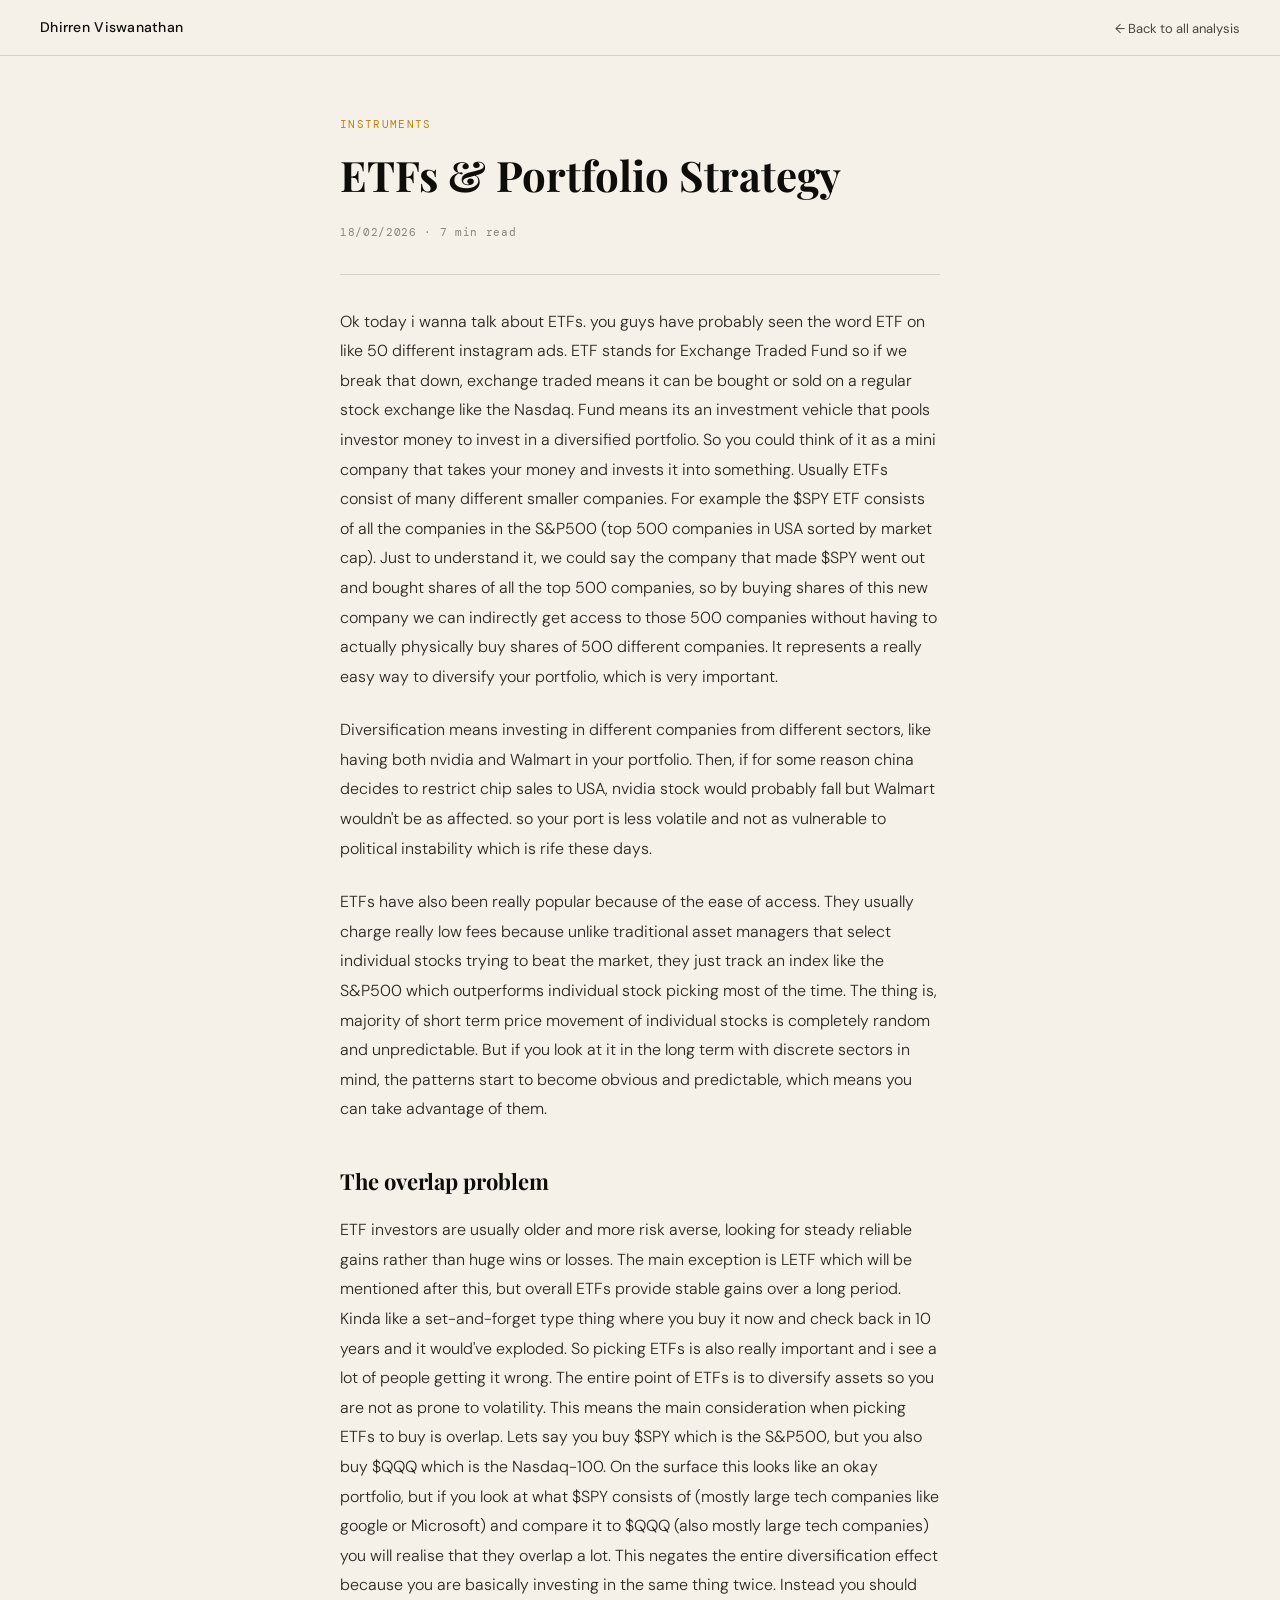
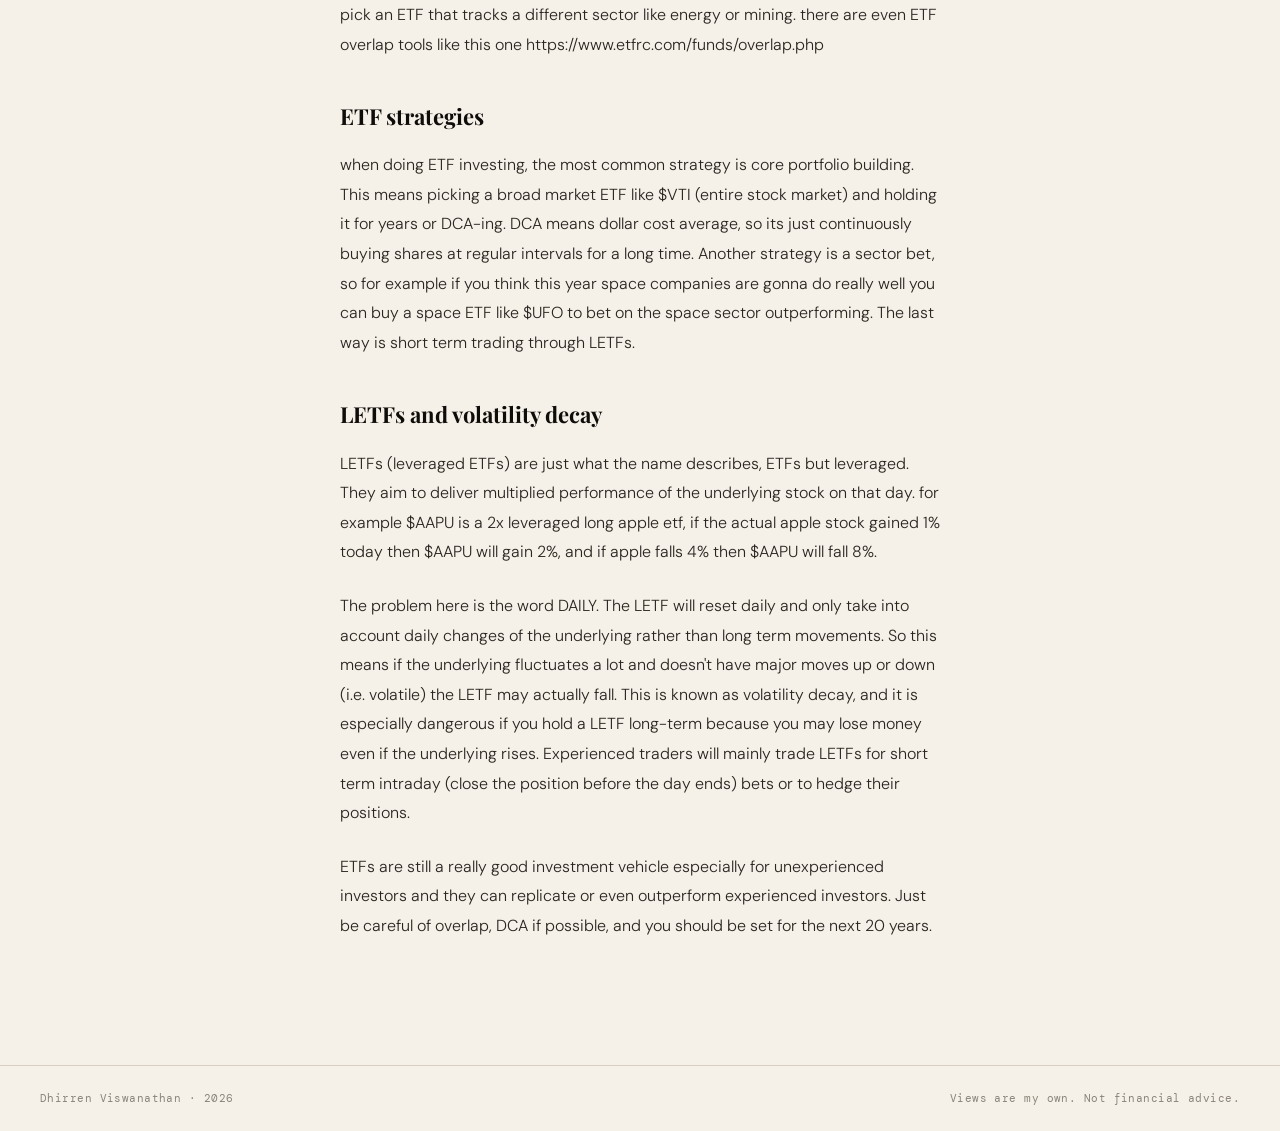
<file: articles/etf.html>
<!DOCTYPE html>
<html lang="en">
<head>
  <meta charset="UTF-8">
  <meta name="viewport" content="width=device-width, initial-scale=1.0">
  <title>ETFs & Portfolio Strategy — Dhirren Viswanathan</title>
  <link href="https://fonts.googleapis.com/css2?family=Playfair+Display:ital,wght@0,700;0,900;1,400;1,700&family=DM+Sans:wght@300;400;500&family=DM+Mono:wght@400&display=swap" rel="stylesheet">
  <style>
    *, *::before, *::after { box-sizing: border-box; margin: 0; padding: 0; }
    :root { --cream: #f5f0e8; --ink: #0f0d0a; --ink-muted: #4a4540; --ink-faint: #8a847a; --gold: #b8860b; --rule: #d8d0c4; --transition: 0.2s ease; }
    html { font-size: 16px; scroll-behavior: smooth; }
    body { font-family: 'DM Sans', sans-serif; background: var(--cream); color: var(--ink); line-height: 1.6; -webkit-font-smoothing: antialiased; }
    .navbar { display: flex; justify-content: space-between; align-items: center; padding: 0 40px; height: 56px; border-bottom: 1px solid var(--rule); background: var(--cream); position: sticky; top: 0; z-index: 100; }
    .nav-name { font-size: 14px; font-weight: 500; letter-spacing: 0.02em; }
    .nav-links a { font-size: 13px; color: var(--ink-muted); text-decoration: none; transition: color var(--transition); }
    .nav-links a:hover { color: var(--ink); }
    .article-page { max-width: 680px; margin: 0 auto; padding: 60px 40px 100px; }
    .article-eyebrow { font-family: 'DM Mono', monospace; font-size: 11px; text-transform: uppercase; letter-spacing: 0.12em; color: var(--gold); margin-bottom: 16px; }
    .article-title { font-family: 'Playfair Display', serif; font-size: clamp(28px, 4vw, 42px); font-weight: 700; line-height: 1.2; color: var(--ink); margin-bottom: 24px; }
    .article-rule { height: 1px; background: var(--rule); margin: 32px 0; }
    .article-body p { font-size: 16px; line-height: 1.85; color: #2a2520; margin-bottom: 24px; font-weight: 300; }
    .article-body h2 { font-family: 'Playfair Display', serif; font-size: 22px; font-weight: 700; color: var(--ink); margin: 40px 0 16px; }
    .article-body strong { font-weight: 500; color: var(--ink); }
    .footer { display: flex; justify-content: space-between; align-items: center; padding: 24px 40px; border-top: 1px solid var(--rule); font-family: 'DM Mono', monospace; font-size: 11px; color: var(--ink-faint); letter-spacing: 0.04em; }
    @media (max-width: 700px) { .navbar { padding: 0 20px; } .article-page { padding: 40px 20px 60px; } .footer { flex-direction: column; gap: 8px; text-align: center; padding: 20px; } }
	.article-meta {
  font-family: 'DM Mono', monospace;
  font-size: 11px;
  color: var(--ink-faint);
  letter-spacing: 0.06em;
  margin-bottom: 0;
}
  </style>
</head>
<body>

<nav class="navbar">
  <span class="nav-name">Dhirren Viswanathan</span>
  <div class="nav-links">
    <a href="../index.html">← Back to all analysis</a>
  </div>
</nav>

<div class="article-page">

  <p class="article-eyebrow">Instruments</p>
  <h1 class="article-title">ETFs & Portfolio Strategy</h1>
  <p class="article-meta">18/02/2026 · 7 min read</p>
  <div class="article-rule"></div>

  <div class="article-body">

    <p>Ok today i wanna talk about ETFs. you guys have probably seen the word ETF on like 50 different instagram ads. ETF stands for Exchange Traded Fund so if we break that down, exchange traded means it can be bought or sold on a regular stock exchange like the Nasdaq. Fund means its an investment vehicle that pools investor money to invest in a diversified portfolio. So you could think of it as a mini company that takes your money and invests it into something. Usually ETFs consist of many different smaller companies. For example the $SPY ETF consists of all the companies in the S&P500 (top 500 companies in USA sorted by market cap). Just to understand it, we could say the company that made $SPY went out and bought shares of all the top 500 companies, so by buying shares of this new company we can indirectly get access to those 500 companies without having to actually physically buy shares of 500 different companies. It represents a really easy way to diversify your portfolio, which is very important.</p>

    <p>Diversification means investing in different companies from different sectors, like having both nvidia and Walmart in your portfolio. Then, if for some reason china decides to restrict chip sales to USA, nvidia stock would probably fall but Walmart wouldn't be as affected. so your port is less volatile and not as vulnerable to political instability which is rife these days.</p>

    <p>ETFs have also been really popular because of the ease of access. They usually charge really low fees because unlike traditional asset managers that select individual stocks trying to beat the market, they just track an index like the S&P500 which outperforms individual stock picking most of the time. The thing is, majority of short term price movement of individual stocks is completely random and unpredictable. But if you look at it in the long term with discrete sectors in mind, the patterns start to become obvious and predictable, which means you can take advantage of them.</p>

    <h2>The overlap problem</h2>

    <p>ETF investors are usually older and more risk averse, looking for steady reliable gains rather than huge wins or losses. The main exception is LETF which will be mentioned after this, but overall ETFs provide stable gains over a long period. Kinda like a set-and-forget type thing where you buy it now and check back in 10 years and it would've exploded. So picking ETFs is also really important and i see a lot of people getting it wrong. The entire point of ETFs is to diversify assets so you are not as prone to volatility. This means the main consideration when picking ETFs to buy is overlap. Lets say you buy $SPY which is the S&P500, but you also buy $QQQ which is the Nasdaq-100. On the surface this looks like an okay portfolio, but if you look at what $SPY consists of (mostly large tech companies like google or Microsoft) and compare it to $QQQ (also mostly large tech companies) you will realise that they overlap a lot. This negates the entire diversification effect because you are basically investing in the same thing twice. Instead you should pick an ETF that tracks a different sector like energy or mining. there are even ETF overlap tools like this one https://www.etfrc.com/funds/overlap.php</p>

    <h2>ETF strategies</h2>

    <p>when doing ETF investing, the most common strategy is core portfolio building. This means picking a broad market ETF like $VTI (entire stock market) and holding it for years or DCA-ing. DCA means dollar cost average, so its just continuously buying shares at regular intervals for a long time. Another strategy is a sector bet, so for example if you think this year space companies are gonna do really well you can buy a space ETF like $UFO to bet on the space sector outperforming. The last way is short term trading through LETFs.</p>

    <h2>LETFs and volatility decay</h2>

    <p>LETFs (leveraged ETFs) are just what the name describes, ETFs but leveraged. They aim to deliver multiplied performance of the underlying stock on that day. for example $AAPU is a 2x leveraged long apple etf, if the actual apple stock gained 1% today then $AAPU will gain 2%, and if apple falls 4% then $AAPU will fall 8%.</p>

    <p>The problem here is the word DAILY. The LETF will reset daily and only take into account daily changes of the underlying rather than long term movements. So this means if the underlying fluctuates a lot and doesn't have major moves up or down (i.e. volatile) the LETF may actually fall. This is known as volatility decay, and it is especially dangerous if you hold a LETF long-term because you may lose money even if the underlying rises. Experienced traders will mainly trade LETFs for short term intraday (close the position before the day ends) bets or to hedge their positions.</p>

    <p>ETFs are still a really good investment vehicle especially for unexperienced investors and they can replicate or even outperform experienced investors. Just be careful of overlap, DCA if possible, and you should be set for the next 20 years.</p>

  </div>
</div>

<footer class="footer">
  <span>Dhirren Viswanathan · 2026</span>
  <span>Views are my own. Not financial advice.</span>
</footer>
</body>
</html>
</file>
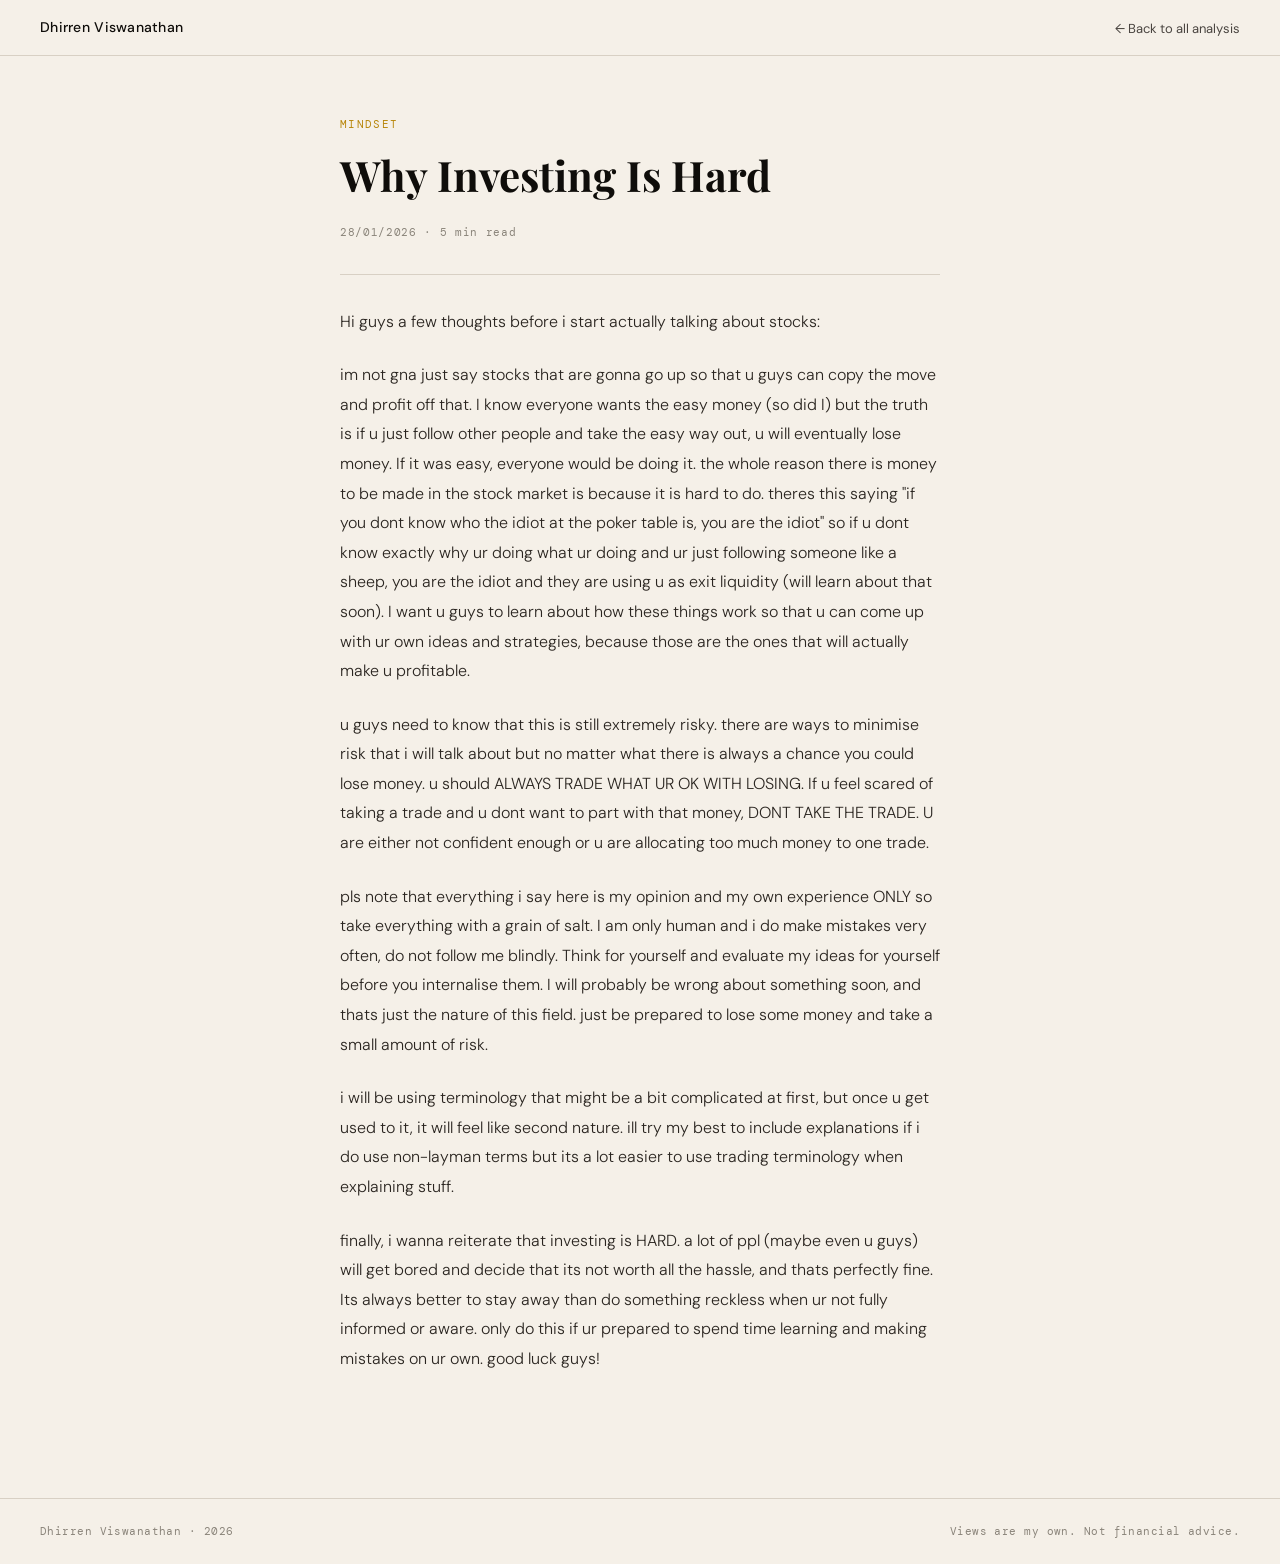
<file: articles/intro.html>
<!DOCTYPE html>
<html lang="en">
<head>
  <meta charset="UTF-8">
  <meta name="viewport" content="width=device-width, initial-scale=1.0">
  <title>Why Investing Is Hard — Dhirren Viswanathan</title>
  <link href="https://fonts.googleapis.com/css2?family=Playfair+Display:ital,wght@0,700;0,900;1,400;1,700&family=DM+Sans:wght@300;400;500&family=DM+Mono:wght@400&display=swap" rel="stylesheet">
  <style>
    *, *::before, *::after { box-sizing: border-box; margin: 0; padding: 0; }
    :root { --cream: #f5f0e8; --ink: #0f0d0a; --ink-muted: #4a4540; --ink-faint: #8a847a; --gold: #b8860b; --rule: #d8d0c4; --transition: 0.2s ease; }
    html { font-size: 16px; scroll-behavior: smooth; }
    body { font-family: 'DM Sans', sans-serif; background: var(--cream); color: var(--ink); line-height: 1.6; -webkit-font-smoothing: antialiased; }
    .navbar { display: flex; justify-content: space-between; align-items: center; padding: 0 40px; height: 56px; border-bottom: 1px solid var(--rule); background: var(--cream); position: sticky; top: 0; z-index: 100; }
    .nav-name { font-size: 14px; font-weight: 500; letter-spacing: 0.02em; }
    .nav-links a { font-size: 13px; color: var(--ink-muted); text-decoration: none; transition: color var(--transition); }
    .nav-links a:hover { color: var(--ink); }
    .article-page { max-width: 680px; margin: 0 auto; padding: 60px 40px 100px; }
    .article-eyebrow { font-family: 'DM Mono', monospace; font-size: 11px; text-transform: uppercase; letter-spacing: 0.12em; color: var(--gold); margin-bottom: 16px; }
    .article-title { font-family: 'Playfair Display', serif; font-size: clamp(28px, 4vw, 42px); font-weight: 700; line-height: 1.2; color: var(--ink); margin-bottom: 24px; }
    .article-rule { height: 1px; background: var(--rule); margin: 32px 0; }
    .article-body p { font-size: 16px; line-height: 1.85; color: #2a2520; margin-bottom: 24px; font-weight: 300; }
    .article-body h2 { font-family: 'Playfair Display', serif; font-size: 22px; font-weight: 700; color: var(--ink); margin: 40px 0 16px; }
    .article-body strong { font-weight: 500; color: var(--ink); }
    .footer { display: flex; justify-content: space-between; align-items: center; padding: 24px 40px; border-top: 1px solid var(--rule); font-family: 'DM Mono', monospace; font-size: 11px; color: var(--ink-faint); letter-spacing: 0.04em; }
    @media (max-width: 700px) { .navbar { padding: 0 20px; } .article-page { padding: 40px 20px 60px; } .footer { flex-direction: column; gap: 8px; text-align: center; padding: 20px; } }
	.article-meta {
  font-family: 'DM Mono', monospace;
  font-size: 11px;
  color: var(--ink-faint);
  letter-spacing: 0.06em;
  margin-bottom: 0;
}
  </style>
</head>
<body>

<nav class="navbar">
  <span class="nav-name">Dhirren Viswanathan</span>
  <div class="nav-links">
    <a href="../index.html">← Back to all analysis</a>
  </div>
</nav>

<div class="article-page">

  <p class="article-eyebrow">Mindset</p>
  <h1 class="article-title">Why Investing Is Hard</h1>
  <p class="article-meta">28/01/2026 · 5 min read</p>
  <div class="article-rule"></div>

  <div class="article-body">

    <p>Hi guys a few thoughts before i start actually talking about stocks:</p>

    <p>im not gna just say stocks that are gonna go up so that u guys can copy the move and profit off that. I know everyone wants the easy money (so did I) but the truth is if u just follow other people and take the easy way out, u will eventually lose money. If it was easy, everyone would be doing it. the whole reason there is money to be made in the stock market is because it is hard to do. theres this saying "if you dont know who the idiot at the poker table is, you are the idiot" so if u dont know exactly why ur doing what ur doing and ur just following someone like a sheep, you are the idiot and they are using u as exit liquidity (will learn about that soon). I want u guys to learn about how these things work so that u can come up with ur own ideas and strategies, because those are the ones that will actually make u profitable.</p>

    <p>u guys need to know that this is still extremely risky. there are ways to minimise risk that i will talk about but no matter what there is always a chance you could lose money. u should ALWAYS TRADE WHAT UR OK WITH LOSING. If u feel scared of taking a trade and u dont want to part with that money, DONT TAKE THE TRADE. U are either not confident enough or u are allocating too much money to one trade.</p>

    <p>pls note that everything i say here is my opinion and my own experience ONLY so take everything with a grain of salt. I am only human and i do make mistakes very often, do not follow me blindly. Think for yourself and evaluate my ideas for yourself before you internalise them. I will probably be wrong about something soon, and thats just the nature of this field. just be prepared to lose some money and take a small amount of risk.</p>

    <p>i will be using terminology that might be a bit complicated at first, but once u get used to it, it will feel like second nature. ill try my best to include explanations if i do use non-layman terms but its a lot easier to use trading terminology when explaining stuff.</p>

    <p>finally, i wanna reiterate that investing is HARD. a lot of ppl (maybe even u guys) will get bored and decide that its not worth all the hassle, and thats perfectly fine. Its always better to stay away than do something reckless when ur not fully informed or aware. only do this if ur prepared to spend time learning and making mistakes on ur own. good luck guys!</p>

  </div>
</div>

<footer class="footer">
  <span>Dhirren Viswanathan · 2026</span>
  <span>Views are my own. Not financial advice.</span>
</footer>
</body>
</html>
</file>
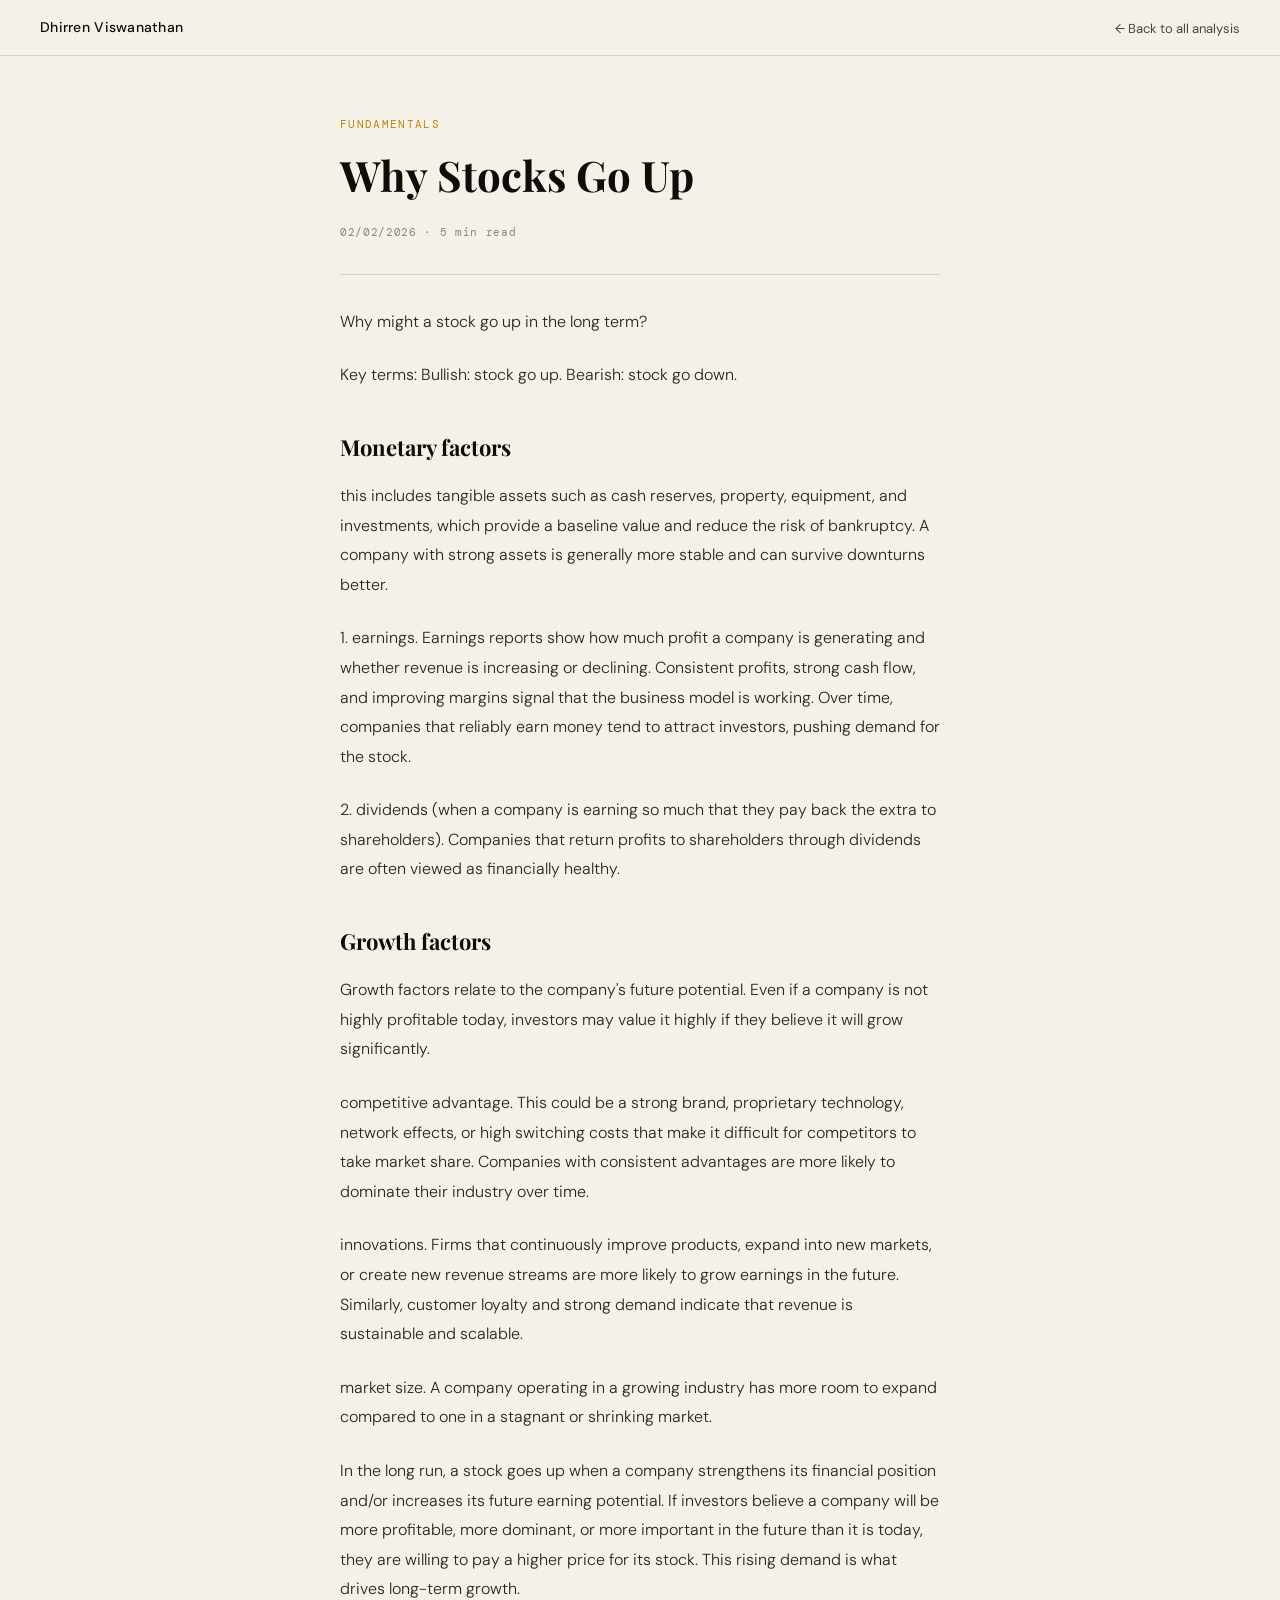
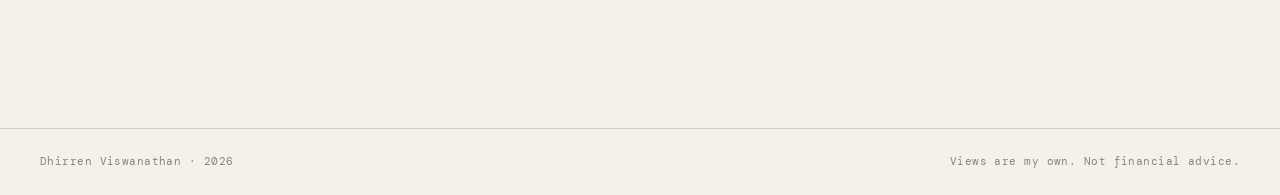
<file: articles/longterm.html>
<!DOCTYPE html>
<html lang="en">
<head>
  <meta charset="UTF-8">
  <meta name="viewport" content="width=device-width, initial-scale=1.0">
  <title>Why Stocks Go Up — Dhirren Viswanathan</title>
  <link href="https://fonts.googleapis.com/css2?family=Playfair+Display:ital,wght@0,700;0,900;1,400;1,700&family=DM+Sans:wght@300;400;500&family=DM+Mono:wght@400&display=swap" rel="stylesheet">
  <style>
    *, *::before, *::after { box-sizing: border-box; margin: 0; padding: 0; }
    :root { --cream: #f5f0e8; --ink: #0f0d0a; --ink-muted: #4a4540; --ink-faint: #8a847a; --gold: #b8860b; --rule: #d8d0c4; --transition: 0.2s ease; }
    html { font-size: 16px; scroll-behavior: smooth; }
    body { font-family: 'DM Sans', sans-serif; background: var(--cream); color: var(--ink); line-height: 1.6; -webkit-font-smoothing: antialiased; }
    .navbar { display: flex; justify-content: space-between; align-items: center; padding: 0 40px; height: 56px; border-bottom: 1px solid var(--rule); background: var(--cream); position: sticky; top: 0; z-index: 100; }
    .nav-name { font-size: 14px; font-weight: 500; letter-spacing: 0.02em; }
    .nav-links a { font-size: 13px; color: var(--ink-muted); text-decoration: none; transition: color var(--transition); }
    .nav-links a:hover { color: var(--ink); }
    .article-page { max-width: 680px; margin: 0 auto; padding: 60px 40px 100px; }
    .article-eyebrow { font-family: 'DM Mono', monospace; font-size: 11px; text-transform: uppercase; letter-spacing: 0.12em; color: var(--gold); margin-bottom: 16px; }
    .article-title { font-family: 'Playfair Display', serif; font-size: clamp(28px, 4vw, 42px); font-weight: 700; line-height: 1.2; color: var(--ink); margin-bottom: 24px; }
    .article-rule { height: 1px; background: var(--rule); margin: 32px 0; }
    .article-body p { font-size: 16px; line-height: 1.85; color: #2a2520; margin-bottom: 24px; font-weight: 300; }
    .article-body h2 { font-family: 'Playfair Display', serif; font-size: 22px; font-weight: 700; color: var(--ink); margin: 40px 0 16px; }
    .article-body strong { font-weight: 500; color: var(--ink); }
    .footer { display: flex; justify-content: space-between; align-items: center; padding: 24px 40px; border-top: 1px solid var(--rule); font-family: 'DM Mono', monospace; font-size: 11px; color: var(--ink-faint); letter-spacing: 0.04em; }
    @media (max-width: 700px) { .navbar { padding: 0 20px; } .article-page { padding: 40px 20px 60px; } .footer { flex-direction: column; gap: 8px; text-align: center; padding: 20px; } }
	.article-meta {
  font-family: 'DM Mono', monospace;
  font-size: 11px;
  color: var(--ink-faint);
  letter-spacing: 0.06em;
  margin-bottom: 0;
}
  </style>
</head>
<body>

<nav class="navbar">
  <span class="nav-name">Dhirren Viswanathan</span>
  <div class="nav-links">
    <a href="../index.html">← Back to all analysis</a>
  </div>
</nav>

<div class="article-page">

  <p class="article-eyebrow">Fundamentals</p>
  <h1 class="article-title">Why Stocks Go Up</h1>
  <p class="article-meta">02/02/2026 · 5 min read</p>
  <div class="article-rule"></div>

  <div class="article-body">

    <p>Why might a stock go up in the long term?</p>
    <p>Key terms: Bullish: stock go up. Bearish: stock go down.</p>

    <h2>Monetary factors</h2>

    <p>this includes tangible assets such as cash reserves, property, equipment, and investments, which provide a baseline value and reduce the risk of bankruptcy. A company with strong assets is generally more stable and can survive downturns better.</p>

    <p>1. earnings. Earnings reports show how much profit a company is generating and whether revenue is increasing or declining. Consistent profits, strong cash flow, and improving margins signal that the business model is working. Over time, companies that reliably earn money tend to attract investors, pushing demand for the stock.</p>

    <p>2. dividends (when a company is earning so much that they pay back the extra to shareholders). Companies that return profits to shareholders through dividends are often viewed as financially healthy.</p>

    <h2>Growth factors</h2>

    <p>Growth factors relate to the company's future potential. Even if a company is not highly profitable today, investors may value it highly if they believe it will grow significantly.</p>

    <p>competitive advantage. This could be a strong brand, proprietary technology, network effects, or high switching costs that make it difficult for competitors to take market share. Companies with consistent advantages are more likely to dominate their industry over time.</p>

    <p>innovations. Firms that continuously improve products, expand into new markets, or create new revenue streams are more likely to grow earnings in the future. Similarly, customer loyalty and strong demand indicate that revenue is sustainable and scalable.</p>

    <p>market size. A company operating in a growing industry has more room to expand compared to one in a stagnant or shrinking market.</p>

    <p>In the long run, a stock goes up when a company strengthens its financial position and/or increases its future earning potential. If investors believe a company will be more profitable, more dominant, or more important in the future than it is today, they are willing to pay a higher price for its stock. This rising demand is what drives long-term growth.</p>

  </div>
</div>

<footer class="footer">
  <span>Dhirren Viswanathan · 2026</span>
  <span>Views are my own. Not financial advice.</span>
</footer>
</body>
</html>
</file>
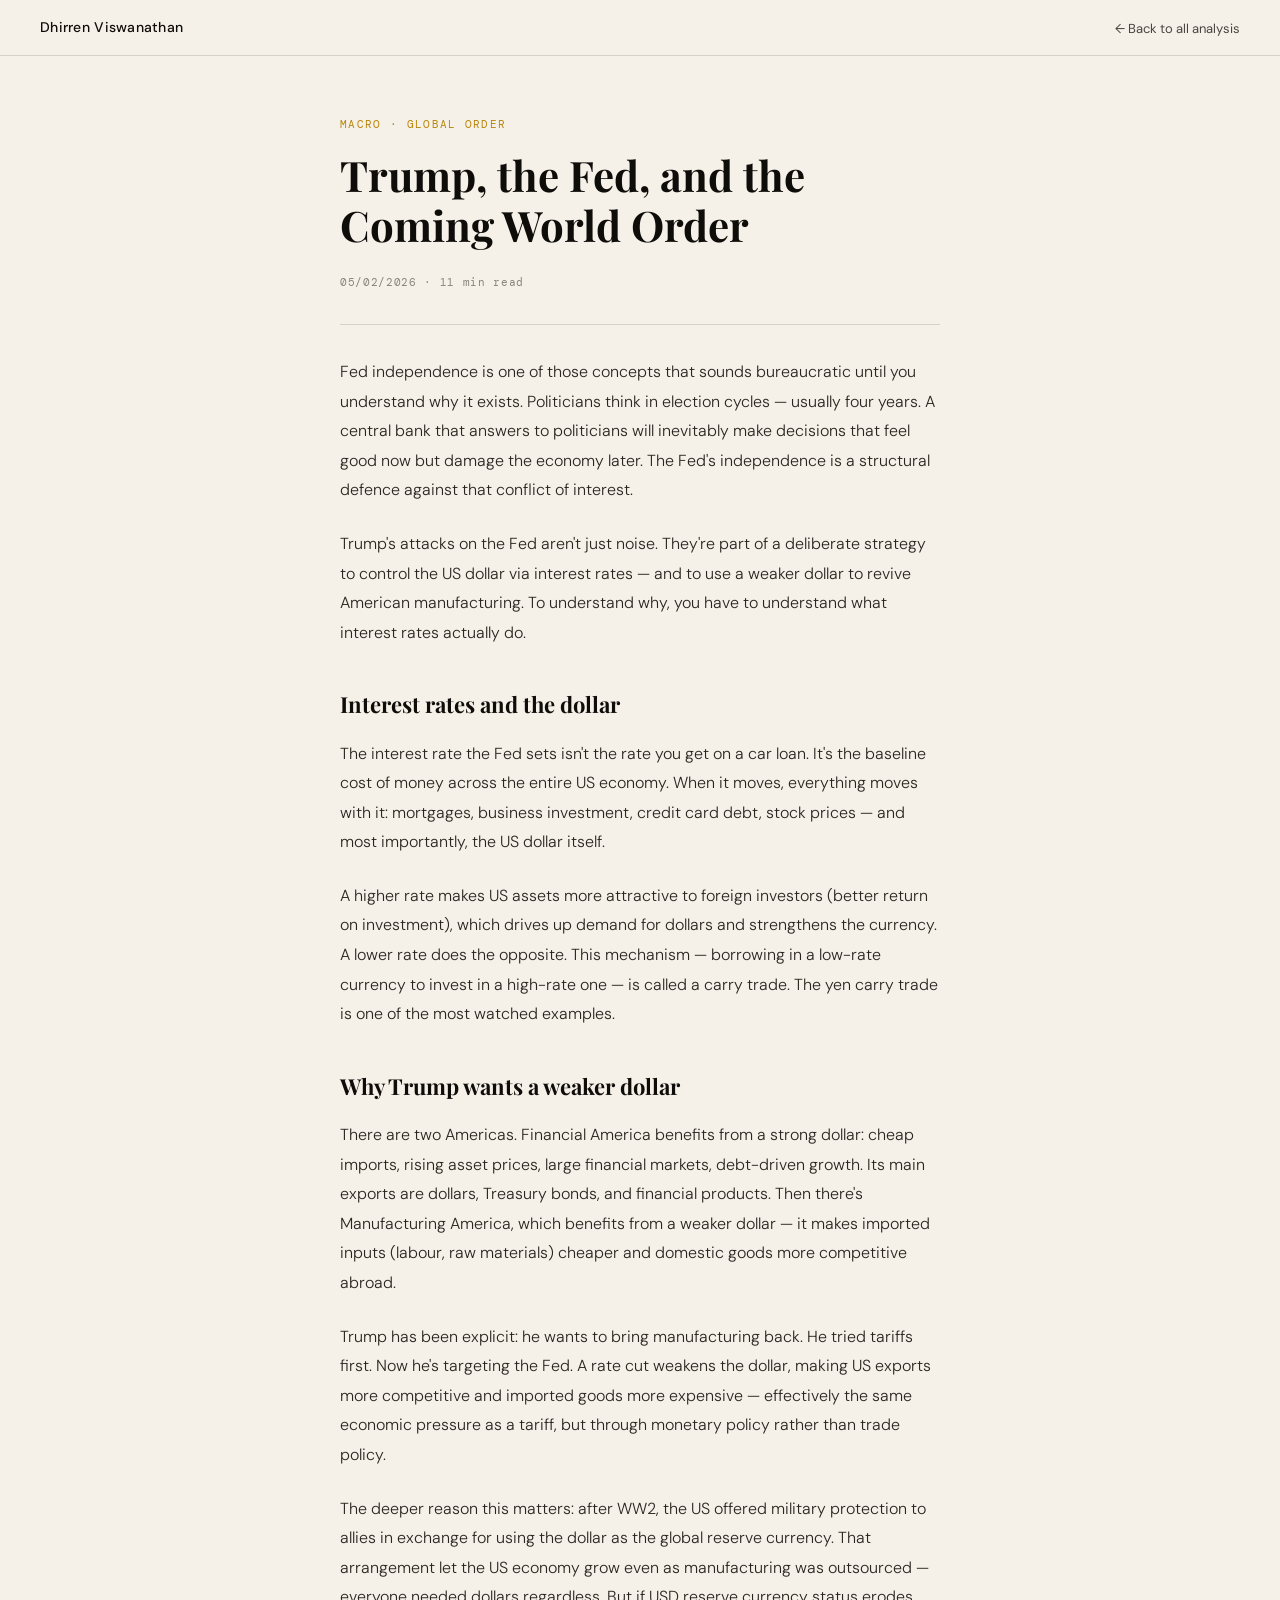
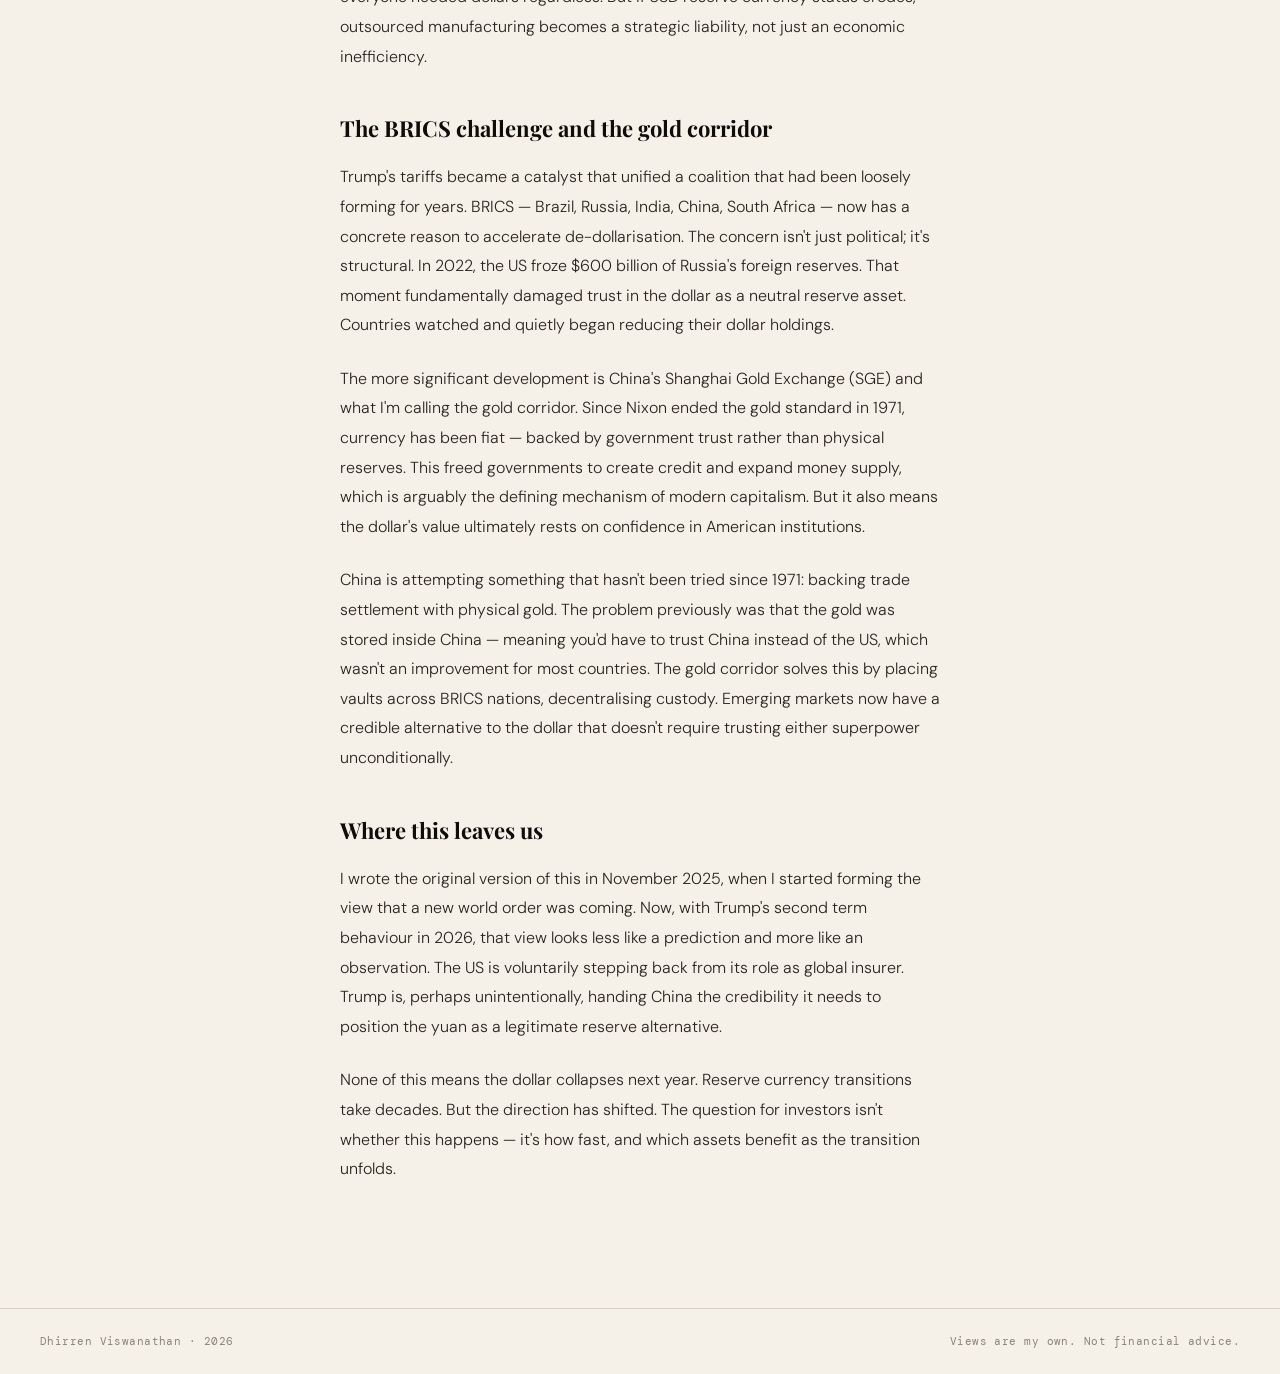
<file: articles/macro.html>
<!DOCTYPE html>
<html lang="en">
<head>
  <meta charset="UTF-8">
  <meta name="viewport" content="width=device-width, initial-scale=1.0">
  <title>Trump, Fed & Global Power — Dhirren Viswanathan</title>
  <link href="https://fonts.googleapis.com/css2?family=Playfair+Display:ital,wght@0,700;0,900;1,400;1,700&family=DM+Sans:wght@300;400;500&family=DM+Mono:wght@400&display=swap" rel="stylesheet">
  <style>
    *, *::before, *::after { box-sizing: border-box; margin: 0; padding: 0; }
    :root {
      --cream: #f5f0e8; --ink: #0f0d0a; --ink-muted: #4a4540; --ink-faint: #8a847a;
      --gold: #b8860b; --gold-light: #d4a017; --rule: #d8d0c4; --transition: 0.2s ease;
    }
    html { font-size: 16px; scroll-behavior: smooth; }
    body { font-family: 'DM Sans', sans-serif; background: var(--cream); color: var(--ink); line-height: 1.6; -webkit-font-smoothing: antialiased; }

    .navbar { display: flex; justify-content: space-between; align-items: center; padding: 0 40px; height: 56px; border-bottom: 1px solid var(--rule); background: var(--cream); position: sticky; top: 0; z-index: 100; }
    .nav-name { font-size: 14px; font-weight: 500; letter-spacing: 0.02em; }
    .nav-links a { font-size: 13px; color: var(--ink-muted); text-decoration: none; transition: color var(--transition); }
    .nav-links a:hover { color: var(--ink); }

    .article-page { max-width: 680px; margin: 0 auto; padding: 60px 40px 100px; }
    .article-eyebrow { font-family: 'DM Mono', monospace; font-size: 11px; text-transform: uppercase; letter-spacing: 0.12em; color: var(--gold); margin-bottom: 16px; }
    .article-title { font-family: 'Playfair Display', serif; font-size: clamp(28px, 4vw, 42px); font-weight: 700; line-height: 1.2; color: var(--ink); margin-bottom: 24px; }
    .article-rule { height: 1px; background: var(--rule); margin: 32px 0; }
    .article-body p { font-size: 16px; line-height: 1.85; color: #2a2520; margin-bottom: 24px; font-weight: 300; }
    .article-body h2 { font-family: 'Playfair Display', serif; font-size: 22px; font-weight: 700; color: var(--ink); margin: 40px 0 16px; }
    .article-body strong { font-weight: 500; color: var(--ink); }

    .footer { display: flex; justify-content: space-between; align-items: center; padding: 24px 40px; border-top: 1px solid var(--rule); font-family: 'DM Mono', monospace; font-size: 11px; color: var(--ink-faint); letter-spacing: 0.04em; }

    @media (max-width: 700px) {
      .navbar { padding: 0 20px; }
      .article-page { padding: 40px 20px 60px; }
      .footer { flex-direction: column; gap: 8px; text-align: center; padding: 20px; }
    }
	.article-meta {
  font-family: 'DM Mono', monospace;
  font-size: 11px;
  color: var(--ink-faint);
  letter-spacing: 0.06em;
  margin-bottom: 0;
}
  </style>
</head>
<body>

<nav class="navbar">
  <span class="nav-name">Dhirren Viswanathan</span>
  <div class="nav-links">
    <a href="../index.html">← Back to all analysis</a>
  </div>
</nav>

<div class="article-page">

  <p class="article-eyebrow">Macro · Global Order</p>

  <h1 class="article-title">Trump, the Fed, and the Coming World Order</h1>
  <p class="article-meta">05/02/2026 · 11 min read</p>

  <div class="article-rule"></div>

  <div class="article-body">

    <p>
      Fed independence is one of those concepts that sounds bureaucratic until you understand why it exists. Politicians think in election cycles — usually four years. A central bank that answers to politicians will inevitably make decisions that feel good now but damage the economy later. The Fed's independence is a structural defence against that conflict of interest.
    </p>

    <p>
      Trump's attacks on the Fed aren't just noise. They're part of a deliberate strategy to control the US dollar via interest rates — and to use a weaker dollar to revive American manufacturing. To understand why, you have to understand what interest rates actually do.
    </p>

    <h2>Interest rates and the dollar</h2>

    <p>
      The interest rate the Fed sets isn't the rate you get on a car loan. It's the baseline cost of money across the entire US economy. When it moves, everything moves with it: mortgages, business investment, credit card debt, stock prices — and most importantly, the US dollar itself.
    </p>

    <p>
      A higher rate makes US assets more attractive to foreign investors (better return on investment), which drives up demand for dollars and strengthens the currency. A lower rate does the opposite. This mechanism — borrowing in a low-rate currency to invest in a high-rate one — is called a carry trade. The yen carry trade is one of the most watched examples.
    </p>

    <h2>Why Trump wants a weaker dollar</h2>

    <p>
      There are two Americas. Financial America benefits from a strong dollar: cheap imports, rising asset prices, large financial markets, debt-driven growth. Its main exports are dollars, Treasury bonds, and financial products. Then there's Manufacturing America, which benefits from a weaker dollar — it makes imported inputs (labour, raw materials) cheaper and domestic goods more competitive abroad.
    </p>

    <p>
      Trump has been explicit: he wants to bring manufacturing back. He tried tariffs first. Now he's targeting the Fed. A rate cut weakens the dollar, making US exports more competitive and imported goods more expensive — effectively the same economic pressure as a tariff, but through monetary policy rather than trade policy.
    </p>

    <p>
      The deeper reason this matters: after WW2, the US offered military protection to allies in exchange for using the dollar as the global reserve currency. That arrangement let the US economy grow even as manufacturing was outsourced — everyone needed dollars regardless. But if USD reserve currency status erodes, outsourced manufacturing becomes a strategic liability, not just an economic inefficiency.
    </p>

    <h2>The BRICS challenge and the gold corridor</h2>

    <p>
      Trump's tariffs became a catalyst that unified a coalition that had been loosely forming for years. BRICS — Brazil, Russia, India, China, South Africa — now has a concrete reason to accelerate de-dollarisation. The concern isn't just political; it's structural. In 2022, the US froze $600 billion of Russia's foreign reserves. That moment fundamentally damaged trust in the dollar as a neutral reserve asset. Countries watched and quietly began reducing their dollar holdings.
    </p>

    <p>
      The more significant development is China's Shanghai Gold Exchange (SGE) and what I'm calling the gold corridor. Since Nixon ended the gold standard in 1971, currency has been fiat — backed by government trust rather than physical reserves. This freed governments to create credit and expand money supply, which is arguably the defining mechanism of modern capitalism. But it also means the dollar's value ultimately rests on confidence in American institutions.
    </p>

    <p>
      China is attempting something that hasn't been tried since 1971: backing trade settlement with physical gold. The problem previously was that the gold was stored inside China — meaning you'd have to trust China instead of the US, which wasn't an improvement for most countries. The gold corridor solves this by placing vaults across BRICS nations, decentralising custody. Emerging markets now have a credible alternative to the dollar that doesn't require trusting either superpower unconditionally.
    </p>

    <h2>Where this leaves us</h2>

    <p>
      I wrote the original version of this in November 2025, when I started forming the view that a new world order was coming. Now, with Trump's second term behaviour in 2026, that view looks less like a prediction and more like an observation. The US is voluntarily stepping back from its role as global insurer. Trump is, perhaps unintentionally, handing China the credibility it needs to position the yuan as a legitimate reserve alternative.
    </p>

    <p>
      None of this means the dollar collapses next year. Reserve currency transitions take decades. But the direction has shifted. The question for investors isn't whether this happens — it's how fast, and which assets benefit as the transition unfolds.
    </p>

  </div>

</div>

<footer class="footer">
  <span>Dhirren Viswanathan · 2026</span>
  <span>Views are my own. Not financial advice.</span>
</footer>

</body>
</html>
</file>
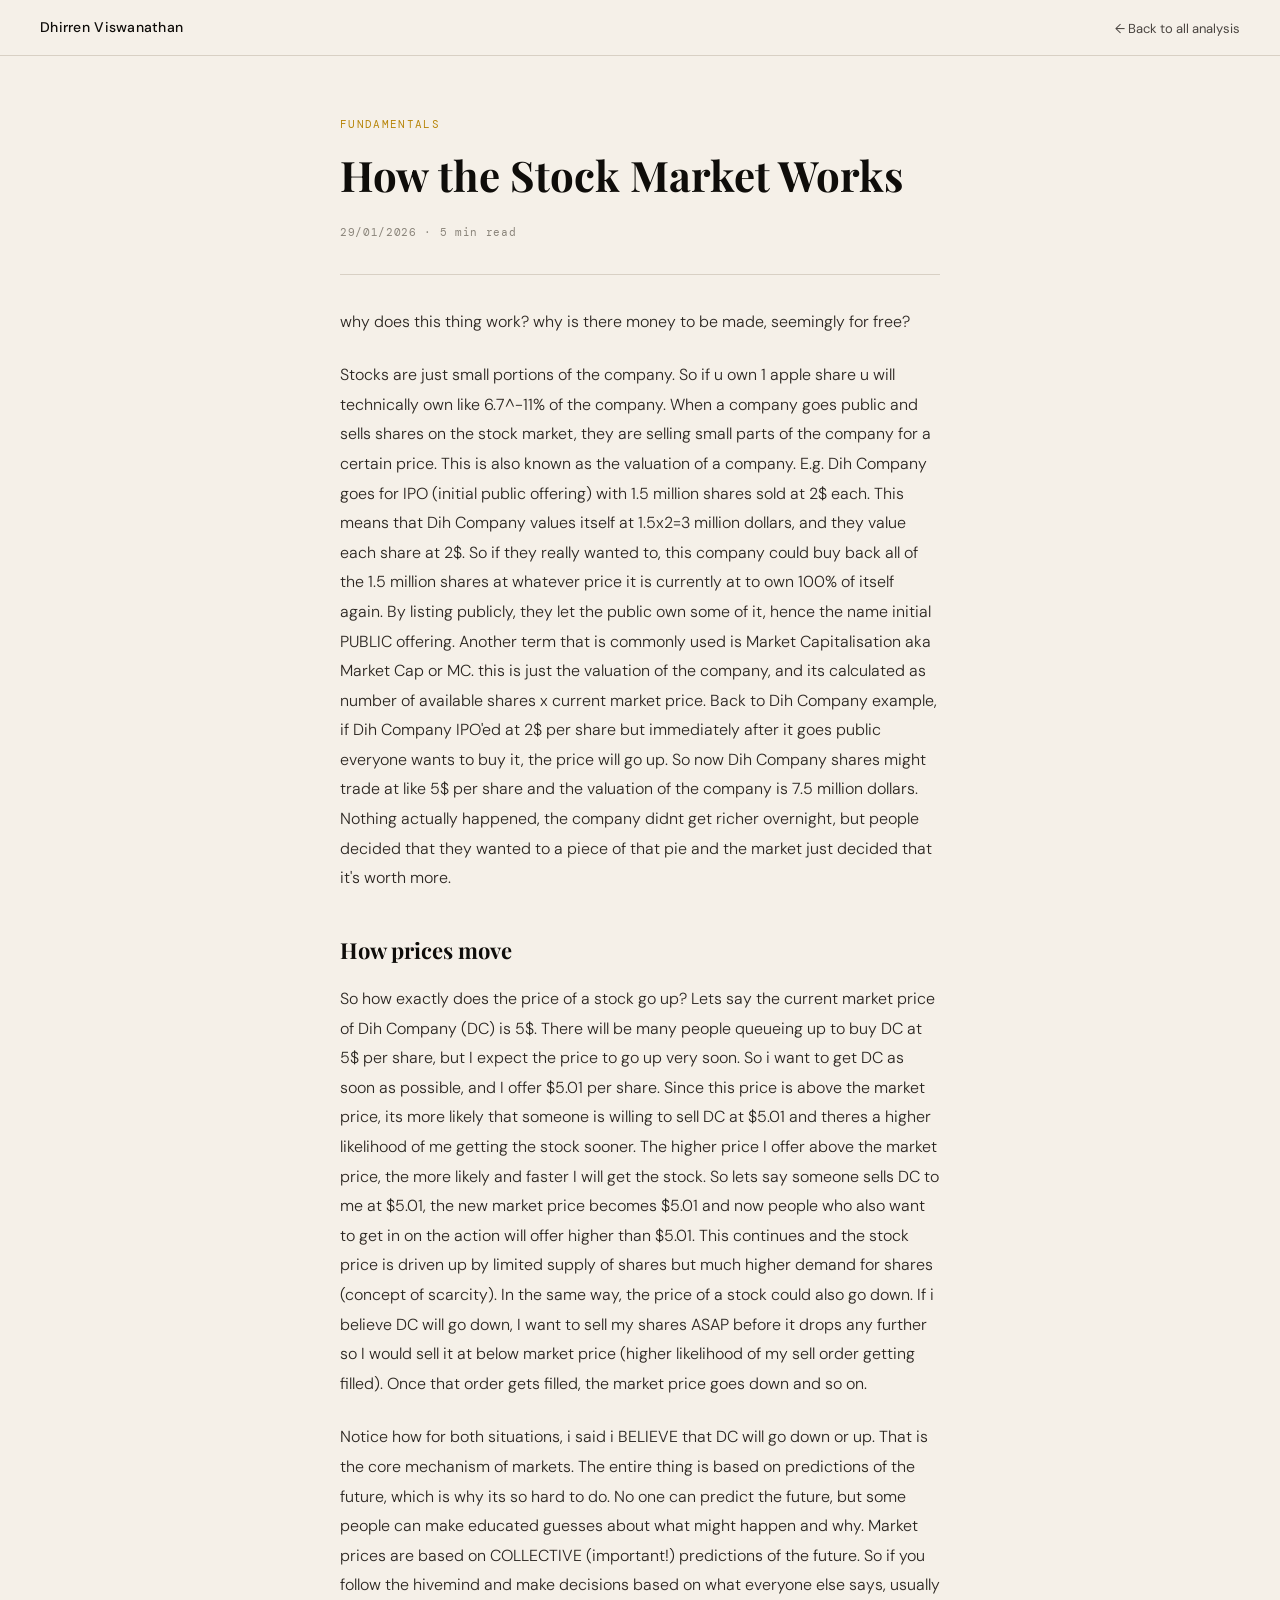
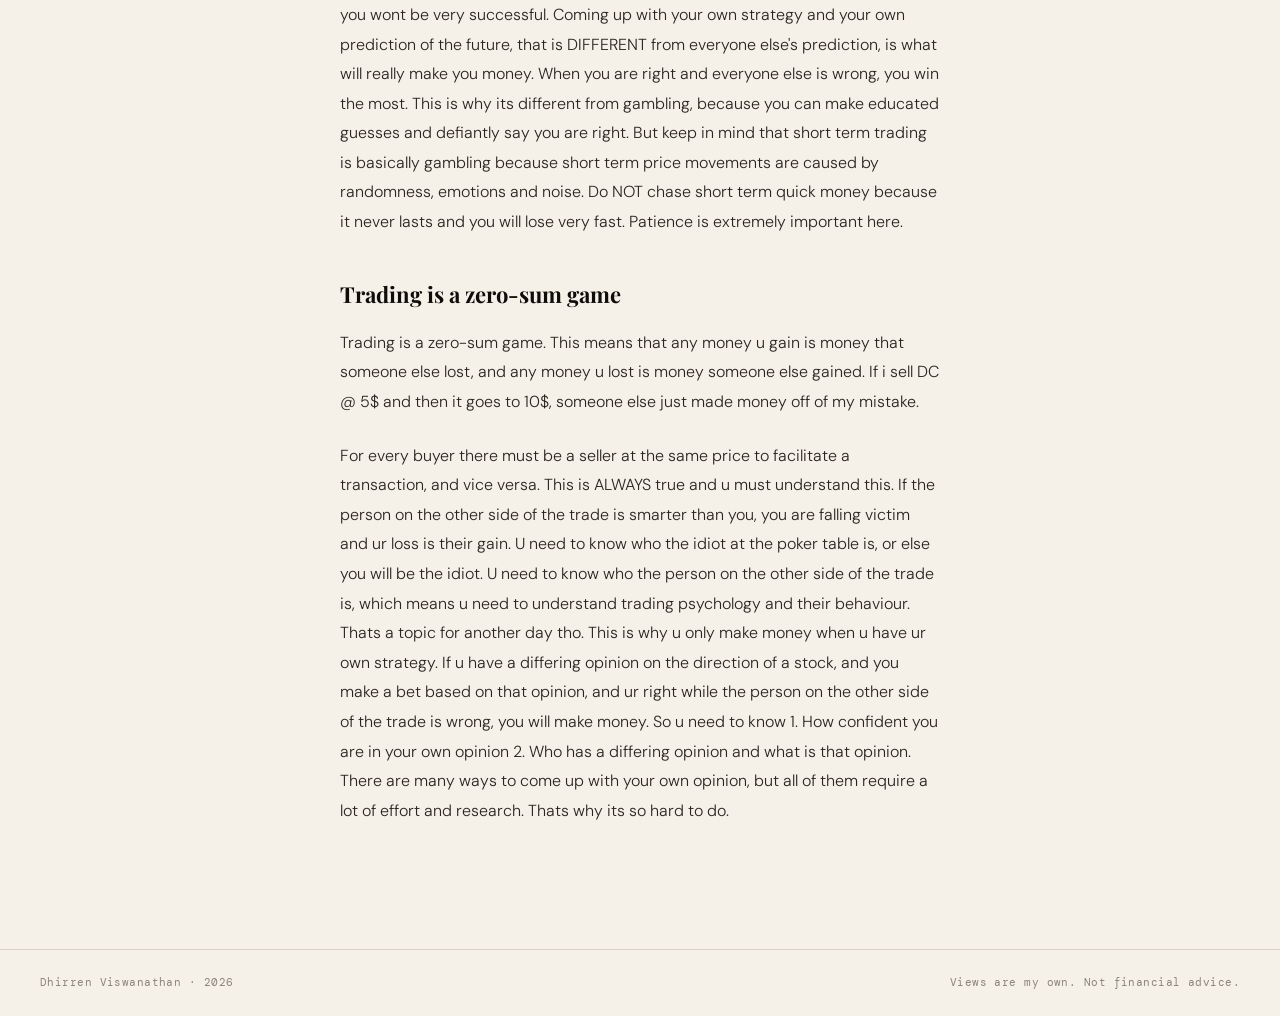
<file: articles/market.html>
<!DOCTYPE html>
<html lang="en">
<head>
  <meta charset="UTF-8">
  <meta name="viewport" content="width=device-width, initial-scale=1.0">
  <title>How the Stock Market Works — Dhirren Viswanathan</title>
  <link href="https://fonts.googleapis.com/css2?family=Playfair+Display:ital,wght@0,700;0,900;1,400;1,700&family=DM+Sans:wght@300;400;500&family=DM+Mono:wght@400&display=swap" rel="stylesheet">
  <style>
    *, *::before, *::after { box-sizing: border-box; margin: 0; padding: 0; }
    :root { --cream: #f5f0e8; --ink: #0f0d0a; --ink-muted: #4a4540; --ink-faint: #8a847a; --gold: #b8860b; --rule: #d8d0c4; --transition: 0.2s ease; }
    html { font-size: 16px; scroll-behavior: smooth; }
    body { font-family: 'DM Sans', sans-serif; background: var(--cream); color: var(--ink); line-height: 1.6; -webkit-font-smoothing: antialiased; }
    .navbar { display: flex; justify-content: space-between; align-items: center; padding: 0 40px; height: 56px; border-bottom: 1px solid var(--rule); background: var(--cream); position: sticky; top: 0; z-index: 100; }
    .nav-name { font-size: 14px; font-weight: 500; letter-spacing: 0.02em; }
    .nav-links a { font-size: 13px; color: var(--ink-muted); text-decoration: none; transition: color var(--transition); }
    .nav-links a:hover { color: var(--ink); }
    .article-page { max-width: 680px; margin: 0 auto; padding: 60px 40px 100px; }
    .article-eyebrow { font-family: 'DM Mono', monospace; font-size: 11px; text-transform: uppercase; letter-spacing: 0.12em; color: var(--gold); margin-bottom: 16px; }
    .article-title { font-family: 'Playfair Display', serif; font-size: clamp(28px, 4vw, 42px); font-weight: 700; line-height: 1.2; color: var(--ink); margin-bottom: 24px; }
    .article-rule { height: 1px; background: var(--rule); margin: 32px 0; }
    .article-body p { font-size: 16px; line-height: 1.85; color: #2a2520; margin-bottom: 24px; font-weight: 300; }
    .article-body h2 { font-family: 'Playfair Display', serif; font-size: 22px; font-weight: 700; color: var(--ink); margin: 40px 0 16px; }
    .article-body strong { font-weight: 500; color: var(--ink); }
    .footer { display: flex; justify-content: space-between; align-items: center; padding: 24px 40px; border-top: 1px solid var(--rule); font-family: 'DM Mono', monospace; font-size: 11px; color: var(--ink-faint); letter-spacing: 0.04em; }
    @media (max-width: 700px) { .navbar { padding: 0 20px; } .article-page { padding: 40px 20px 60px; } .footer { flex-direction: column; gap: 8px; text-align: center; padding: 20px; } }
	.article-meta {
  font-family: 'DM Mono', monospace;
  font-size: 11px;
  color: var(--ink-faint);
  letter-spacing: 0.06em;
  margin-bottom: 0;
}
  </style>
</head>
<body>

<nav class="navbar">
  <span class="nav-name">Dhirren Viswanathan</span>
  <div class="nav-links">
    <a href="../index.html">← Back to all analysis</a>
  </div>
</nav>

<div class="article-page">

  <p class="article-eyebrow">Fundamentals</p>
  <h1 class="article-title">How the Stock Market Works</h1>
  <p class="article-meta">29/01/2026 · 5 min read</p>
  <div class="article-rule"></div>

  <div class="article-body">

    <p>why does this thing work? why is there money to be made, seemingly for free?</p>

    <p>Stocks are just small portions of the company. So if u own 1 apple share u will technically own like 6.7^-11% of the company. When a company goes public and sells shares on the stock market, they are selling small parts of the company for a certain price. This is also known as the valuation of a company. E.g. Dih Company goes for IPO (initial public offering) with 1.5 million shares sold at 2$ each. This means that Dih Company values itself at 1.5x2=3 million dollars, and they value each share at 2$. So if they really wanted to, this company could buy back all of the 1.5 million shares at whatever price it is currently at to own 100% of itself again. By listing publicly, they let the public own some of it, hence the name initial PUBLIC offering. Another term that is commonly used is Market Capitalisation aka Market Cap or MC. this is just the valuation of the company, and its calculated as number of available shares x current market price. Back to Dih Company example, if Dih Company IPO'ed at 2$ per share but immediately after it goes public everyone wants to buy it, the price will go up. So now Dih Company shares might trade at like 5$ per share and the valuation of the company is 7.5 million dollars. Nothing actually happened, the company didnt get richer overnight, but people decided that they wanted to a piece of that pie and the market just decided that it's worth more.</p>

    <h2>How prices move</h2>

    <p>So how exactly does the price of a stock go up? Lets say the current market price of Dih Company (DC) is 5$. There will be many people queueing up to buy DC at 5$ per share, but I expect the price to go up very soon. So i want to get DC as soon as possible, and I offer $5.01 per share. Since this price is above the market price, its more likely that someone is willing to sell DC at $5.01 and theres a higher likelihood of me getting the stock sooner. The higher price I offer above the market price, the more likely and faster I will get the stock. So lets say someone sells DC to me at $5.01, the new market price becomes $5.01 and now people who also want to get in on the action will offer higher than $5.01. This continues and the stock price is driven up by limited supply of shares but much higher demand for shares (concept of scarcity). In the same way, the price of a stock could also go down. If i believe DC will go down, I want to sell my shares ASAP before it drops any further so I would sell it at below market price (higher likelihood of my sell order getting filled). Once that order gets filled, the market price goes down and so on.</p>

    <p>Notice how for both situations, i said i BELIEVE that DC will go down or up. That is the core mechanism of markets. The entire thing is based on predictions of the future, which is why its so hard to do. No one can predict the future, but some people can make educated guesses about what might happen and why. Market prices are based on COLLECTIVE (important!) predictions of the future. So if you follow the hivemind and make decisions based on what everyone else says, usually you wont be very successful. Coming up with your own strategy and your own prediction of the future, that is DIFFERENT from everyone else's prediction, is what will really make you money. When you are right and everyone else is wrong, you win the most. This is why its different from gambling, because you can make educated guesses and defiantly say you are right. But keep in mind that short term trading is basically gambling because short term price movements are caused by randomness, emotions and noise. Do NOT chase short term quick money because it never lasts and you will lose very fast. Patience is extremely important here.</p>

    <h2>Trading is a zero-sum game</h2>

    <p>Trading is a zero-sum game. This means that any money u gain is money that someone else lost, and any money u lost is money someone else gained. If i sell DC @ 5$ and then it goes to 10$, someone else just made money off of my mistake.</p>

    <p>For every buyer there must be a seller at the same price to facilitate a transaction, and vice versa. This is ALWAYS true and u must understand this. If the person on the other side of the trade is smarter than you, you are falling victim and ur loss is their gain. U need to know who the idiot at the poker table is, or else you will be the idiot. U need to know who the person on the other side of the trade is, which means u need to understand trading psychology and their behaviour. Thats a topic for another day tho. This is why u only make money when u have ur own strategy. If u have a differing opinion on the direction of a stock, and you make a bet based on that opinion, and ur right while the person on the other side of the trade is wrong, you will make money. So u need to know 1. How confident you are in your own opinion 2. Who has a differing opinion and what is that opinion. There are many ways to come up with your own opinion, but all of them require a lot of effort and research. Thats why its so hard to do.</p>

  </div>
</div>

<footer class="footer">
  <span>Dhirren Viswanathan · 2026</span>
  <span>Views are my own. Not financial advice.</span>
</footer>
</body>
</html>
</file>
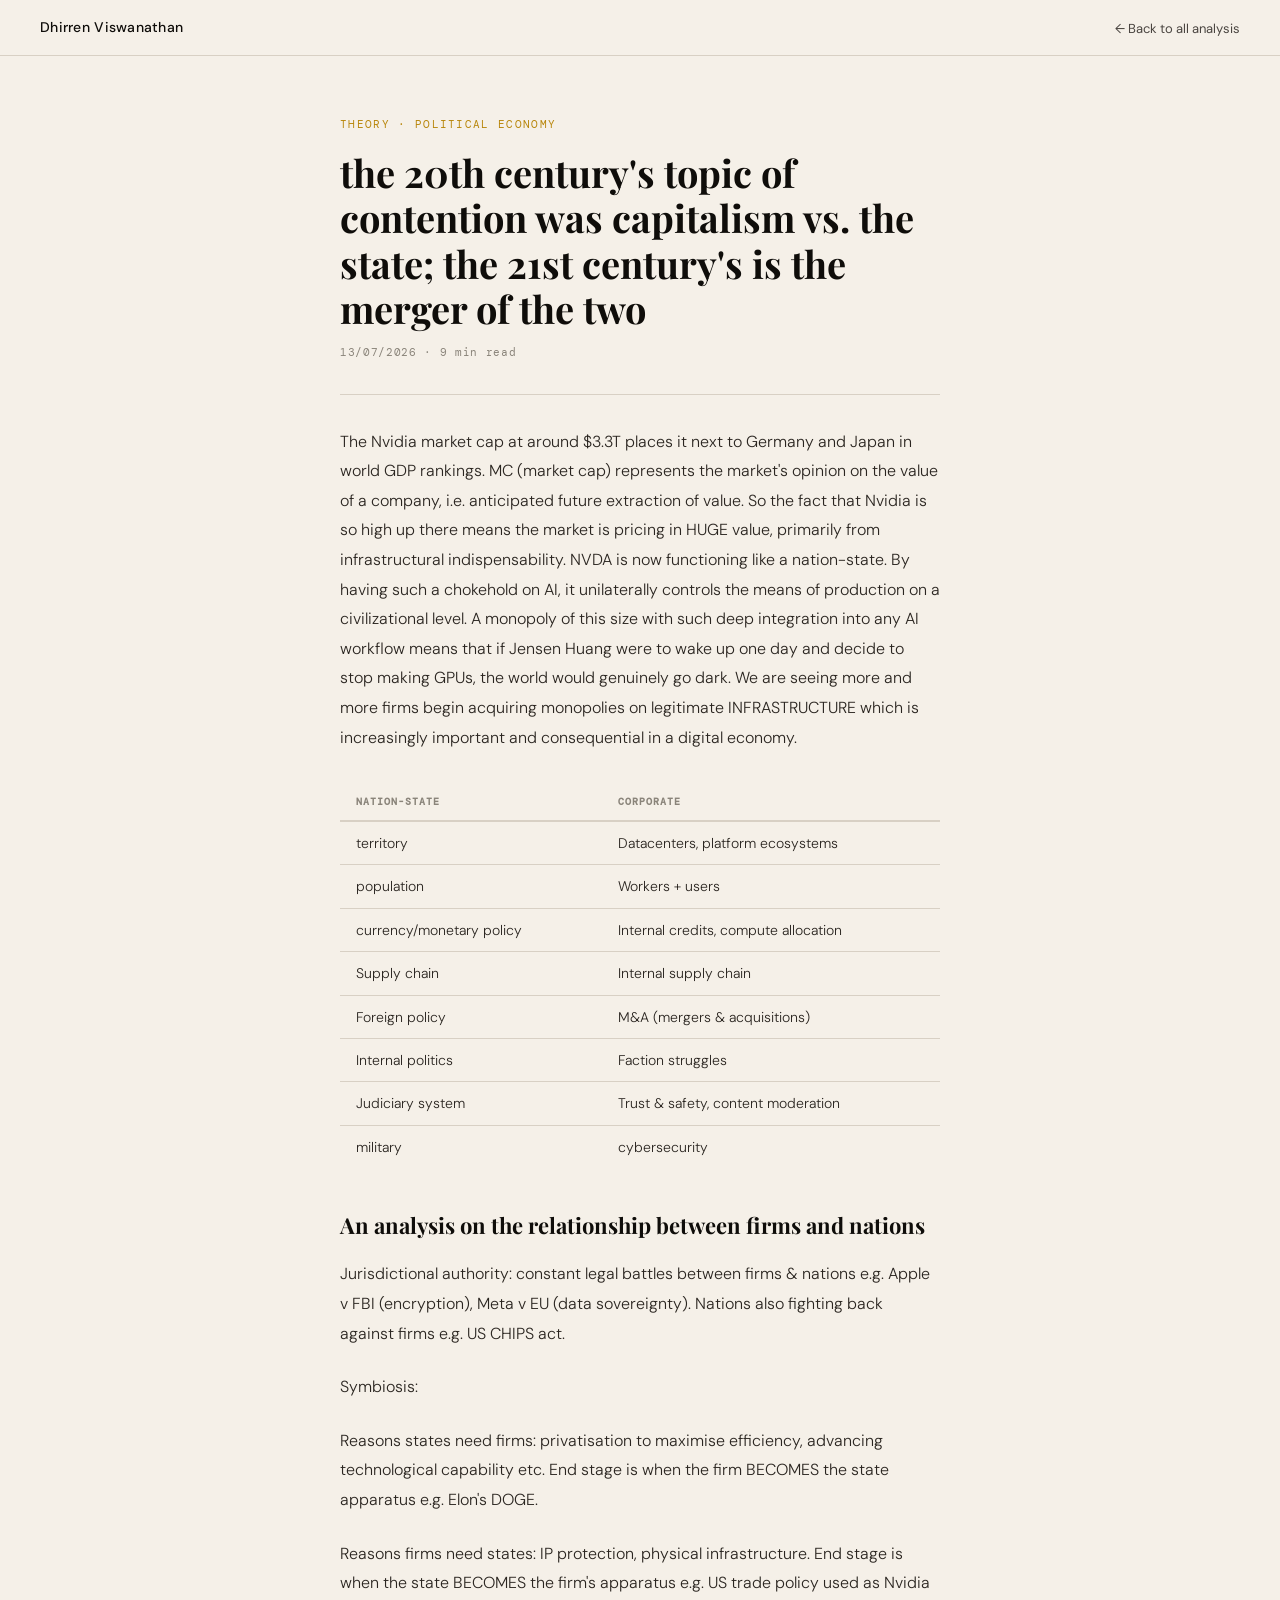
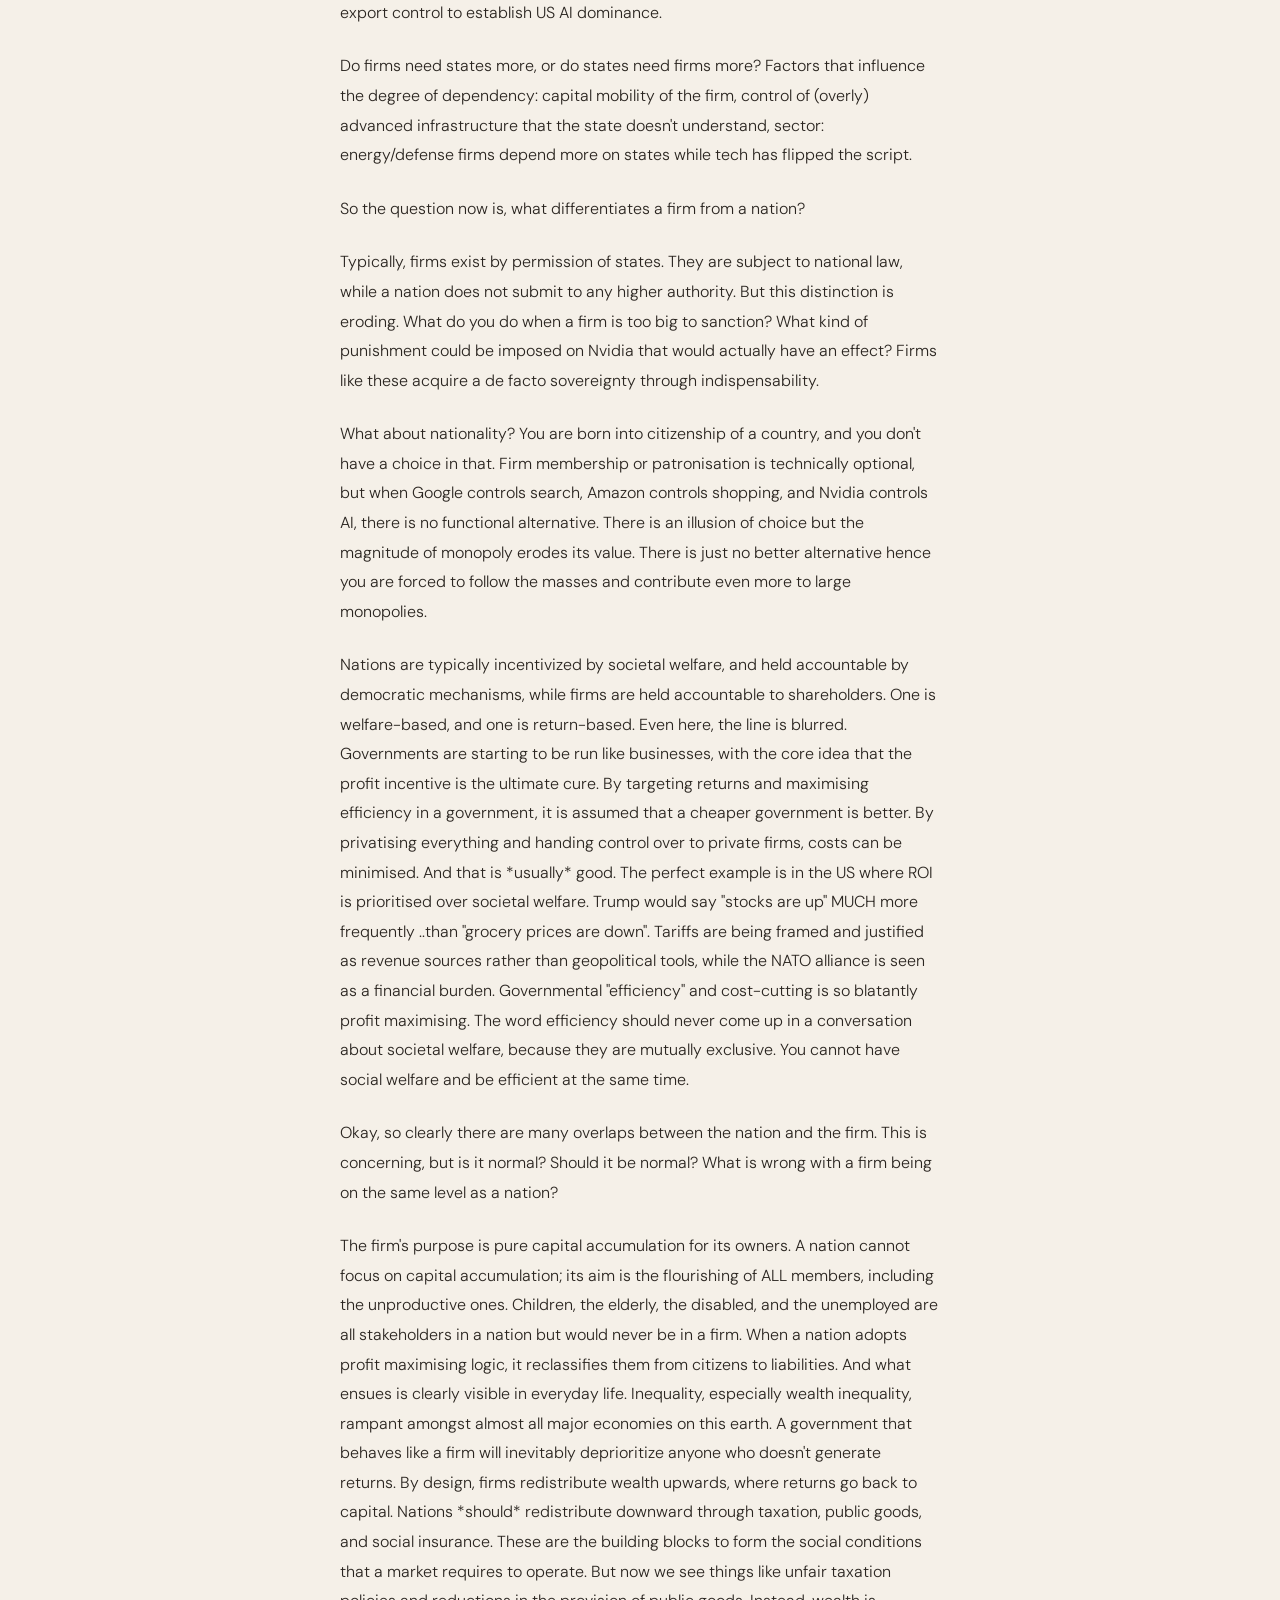
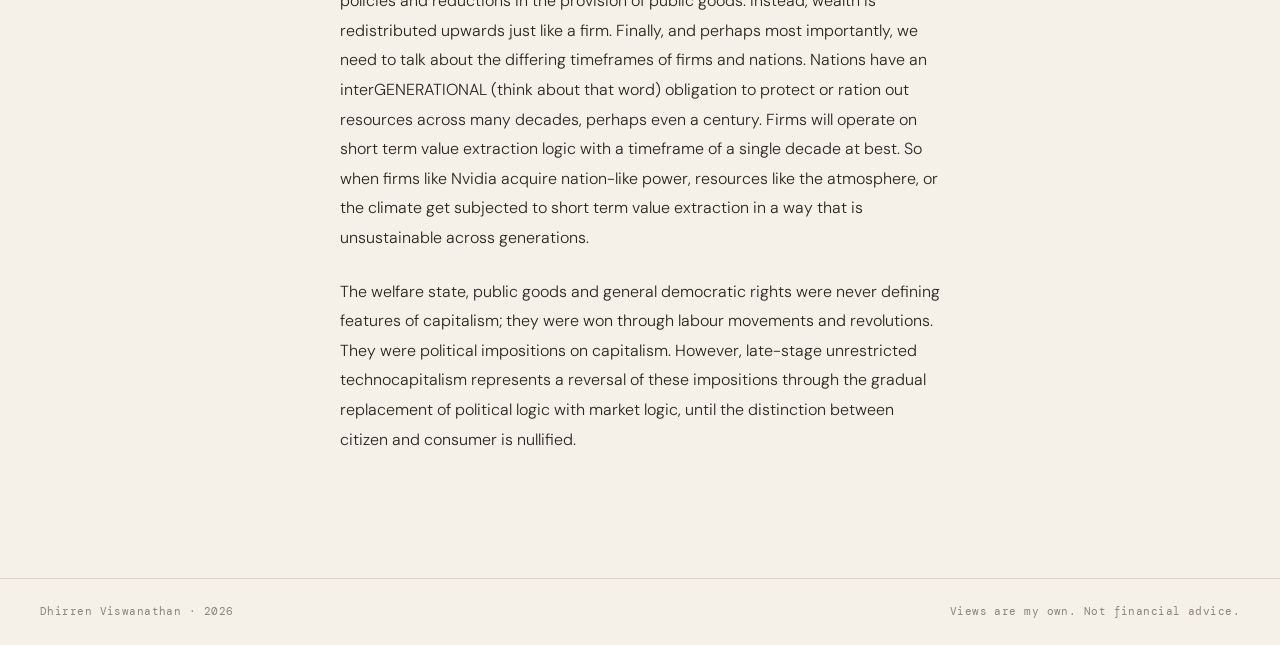
<file: articles/nationstate.html>
<!DOCTYPE html>
<html lang="en">
<head>
  <meta charset="UTF-8">
  <meta name="viewport" content="width=device-width, initial-scale=1.0">
  <title>The 20th Century's Topic of Contention — Dhirren Viswanathan</title>
  <link href="https://fonts.googleapis.com/css2?family=Playfair+Display:ital,wght@0,700;0,900;1,400;1,700&family=DM+Sans:wght@300;400;500&family=DM+Mono:wght@400&display=swap" rel="stylesheet">
  <style>
    *, *::before, *::after { box-sizing: border-box; margin: 0; padding: 0; }
    :root { --cream: #f5f0e8; --ink: #0f0d0a; --ink-muted: #4a4540; --ink-faint: #8a847a; --gold: #b8860b; --rule: #d8d0c4; --transition: 0.2s ease; }
    html { font-size: 16px; scroll-behavior: smooth; }
    body { font-family: 'DM Sans', sans-serif; background: var(--cream); color: var(--ink); line-height: 1.6; -webkit-font-smoothing: antialiased; }
    .navbar { display: flex; justify-content: space-between; align-items: center; padding: 0 40px; height: 56px; border-bottom: 1px solid var(--rule); background: var(--cream); position: sticky; top: 0; z-index: 100; }
    .nav-name { font-size: 14px; font-weight: 500; letter-spacing: 0.02em; color: var(--ink); }
    .nav-links a { font-size: 13px; color: var(--ink-muted); text-decoration: none; transition: color var(--transition); }
    .nav-links a:hover { color: var(--ink); }
    .article-page { max-width: 680px; margin: 0 auto; padding: 60px 40px 100px; }
    .article-eyebrow { font-family: 'DM Mono', monospace; font-size: 11px; text-transform: uppercase; letter-spacing: 0.12em; color: var(--gold); margin-bottom: 16px; }
    .article-title { font-family: 'Playfair Display', serif; font-size: clamp(26px, 4vw, 38px); font-weight: 700; line-height: 1.2; color: var(--ink); margin-bottom: 12px; }
    .article-meta { font-family: 'DM Mono', monospace; font-size: 11px; color: var(--ink-faint); letter-spacing: 0.06em; margin-bottom: 0; }
    .article-rule { height: 1px; background: var(--rule); margin: 32px 0; }
    .article-body p { font-size: 16px; line-height: 1.85; color: #2a2520; margin-bottom: 24px; font-weight: 300; }
    .article-body h2 { font-family: 'Playfair Display', serif; font-size: 22px; font-weight: 700; color: var(--ink); margin: 40px 0 16px; }
    .article-body strong { font-weight: 500; color: var(--ink); }

    /* Comparison table */
    .comparison-table { width: 100%; border-collapse: collapse; margin: 32px 0; font-size: 14px; }
    .comparison-table th { font-family: 'DM Mono', monospace; font-size: 10px; text-transform: uppercase; letter-spacing: 0.1em; color: var(--ink-faint); padding: 10px 16px; text-align: left; border-bottom: 2px solid var(--rule); }
    .comparison-table td { padding: 10px 16px; border-bottom: 1px solid var(--rule); color: #2a2520; font-weight: 300; }
    .comparison-table tr:last-child td { border-bottom: none; }
    .comparison-table tr:hover td { background: #faf8f4; }

    .footer { display: flex; justify-content: space-between; align-items: center; padding: 24px 40px; border-top: 1px solid var(--rule); font-family: 'DM Mono', monospace; font-size: 11px; color: var(--ink-faint); letter-spacing: 0.04em; }
    @media (max-width: 700px) {
      .navbar { padding: 0 20px; }
      .article-page { padding: 40px 20px 60px; }
      .footer { flex-direction: column; gap: 8px; text-align: center; padding: 20px; }
      .comparison-table { font-size: 13px; }
      .comparison-table td, .comparison-table th { padding: 8px 10px; }
    }
  </style>
</head>
<body>

<nav class="navbar">
  <span class="nav-name">Dhirren Viswanathan</span>
  <div class="nav-links">
    <a href="../index.html">← Back to all analysis</a>
  </div>
</nav>

<div class="article-page">

  <p class="article-eyebrow">Theory · Political Economy</p>
  <h1 class="article-title">the 20th century's topic of contention was capitalism vs. the state; the 21st century's is the merger of the two</h1>
  <p class="article-meta">13/07/2026 · 9 min read</p>
  <div class="article-rule"></div>

  <div class="article-body">

    <p>The Nvidia market cap at around $3.3T places it next to Germany and Japan in world GDP rankings. MC (market cap) represents the market's opinion on the value of a company, i.e. anticipated future extraction of value. So the fact that Nvidia is so high up there means the market is pricing in HUGE value, primarily from infrastructural indispensability. NVDA is now functioning like a nation-state. By having such a chokehold on AI, it unilaterally controls the means of production on a civilizational level. A monopoly of this size with such deep integration into any AI workflow means that if Jensen Huang were to wake up one day and decide to stop making GPUs, the world would genuinely go dark. We are seeing more and more firms begin acquiring monopolies on legitimate INFRASTRUCTURE which is increasingly important and consequential in a digital economy.</p>

    <table class="comparison-table">
      <thead>
        <tr>
          <th>Nation-state</th>
          <th>Corporate</th>
        </tr>
      </thead>
      <tbody>
        <tr><td>territory</td><td>Datacenters, platform ecosystems</td></tr>
        <tr><td>population</td><td>Workers + users</td></tr>
        <tr><td>currency/monetary policy</td><td>Internal credits, compute allocation</td></tr>
        <tr><td>Supply chain</td><td>Internal supply chain</td></tr>
        <tr><td>Foreign policy</td><td>M&A (mergers & acquisitions)</td></tr>
        <tr><td>Internal politics</td><td>Faction struggles</td></tr>
        <tr><td>Judiciary system</td><td>Trust & safety, content moderation</td></tr>
        <tr><td>military</td><td>cybersecurity</td></tr>
      </tbody>
    </table>

    <h2>An analysis on the relationship between firms and nations</h2>

    <p>Jurisdictional authority: constant legal battles between firms & nations e.g. Apple v FBI (encryption), Meta v EU (data sovereignty). Nations also fighting back against firms e.g. US CHIPS act.</p>

    <p>Symbiosis:</p>

    <p>Reasons states need firms: privatisation to maximise efficiency, advancing technological capability etc. End stage is when the firm BECOMES the state apparatus e.g. Elon's DOGE.</p>

    <p>Reasons firms need states: IP protection, physical infrastructure. End stage is when the state BECOMES the firm's apparatus e.g. US trade policy used as Nvidia export control to establish US AI dominance.</p>

    <p>Do firms need states more, or do states need firms more? Factors that influence the degree of dependency: capital mobility of the firm, control of (overly) advanced infrastructure that the state doesn't understand, sector: energy/defense firms depend more on states while tech has flipped the script.</p>

    <p>So the question now is, what differentiates a firm from a nation?</p>

    <p>Typically, firms exist by permission of states. They are subject to national law, while a nation does not submit to any higher authority. But this distinction is eroding. What do you do when a firm is too big to sanction? What kind of punishment could be imposed on Nvidia that would actually have an effect? Firms like these acquire a de facto sovereignty through indispensability.</p>

    <p>What about nationality? You are born into citizenship of a country, and you don't have a choice in that. Firm membership or patronisation is technically optional, but when Google controls search, Amazon controls shopping, and Nvidia controls AI, there is no functional alternative. There is an illusion of choice but the magnitude of monopoly erodes its value. There is just no better alternative hence you are forced to follow the masses and contribute even more to large monopolies.</p>

    <p>Nations are typically incentivized by societal welfare, and held accountable by democratic mechanisms, while firms are held accountable to shareholders. One is welfare-based, and one is return-based. Even here, the line is blurred. Governments are starting to be run like businesses, with the core idea that the profit incentive is the ultimate cure. By targeting returns and maximising efficiency in a government, it is assumed that a cheaper government is better. By privatising everything and handing control over to private firms, costs can be minimised. And that is *usually* good. The perfect example is in the US where ROI is prioritised over societal welfare. Trump would say "stocks are up" MUCH more frequently ..than "grocery prices are down". Tariffs are being framed and justified as revenue sources rather than geopolitical tools, while the NATO alliance is seen as a financial burden. Governmental "efficiency" and cost-cutting is so blatantly profit maximising. The word efficiency should never come up in a conversation about societal welfare, because they are mutually exclusive. You cannot have social welfare and be efficient at the same time.</p>

    <p>Okay, so clearly there are many overlaps between the nation and the firm. This is concerning, but is it normal? Should it be normal? What is wrong with a firm being on the same level as a nation?</p>

    <p>The firm's purpose is pure capital accumulation for its owners. A nation cannot focus on capital accumulation; its aim is the flourishing of ALL members, including the unproductive ones. Children, the elderly, the disabled, and the unemployed are all stakeholders in a nation but would never be in a firm. When a nation adopts profit maximising logic, it reclassifies them from citizens to liabilities. And what ensues is clearly visible in everyday life. Inequality, especially wealth inequality, rampant amongst almost all major economies on this earth. A government that behaves like a firm will inevitably deprioritize anyone who doesn't generate returns. By design, firms redistribute wealth upwards, where returns go back to capital. Nations *should* redistribute downward through taxation, public goods, and social insurance. These are the building blocks to form the social conditions that a market requires to operate. But now we see things like unfair taxation policies and reductions in the provision of public goods. Instead, wealth is redistributed upwards just like a firm. Finally, and perhaps most importantly, we need to talk about the differing timeframes of firms and nations. Nations have an interGENERATIONAL (think about that word) obligation to protect or ration out resources across many decades, perhaps even a century. Firms will operate on short term value extraction logic with a timeframe of a single decade at best. So when firms like Nvidia acquire nation-like power, resources like the atmosphere, or the climate get subjected to short term value extraction in a way that is unsustainable across generations.</p>

    <p>The welfare state, public goods and general democratic rights were never defining features of capitalism; they were won through labour movements and revolutions. They were political impositions on capitalism. However, late-stage unrestricted technocapitalism represents a reversal of these impositions through the gradual replacement of political logic with market logic, until the distinction between citizen and consumer is nullified.</p>

  </div>
</div>

<footer class="footer">
  <span>Dhirren Viswanathan · 2026</span>
  <span>Views are my own. Not financial advice.</span>
</footer>
</body>
</html>
</file>
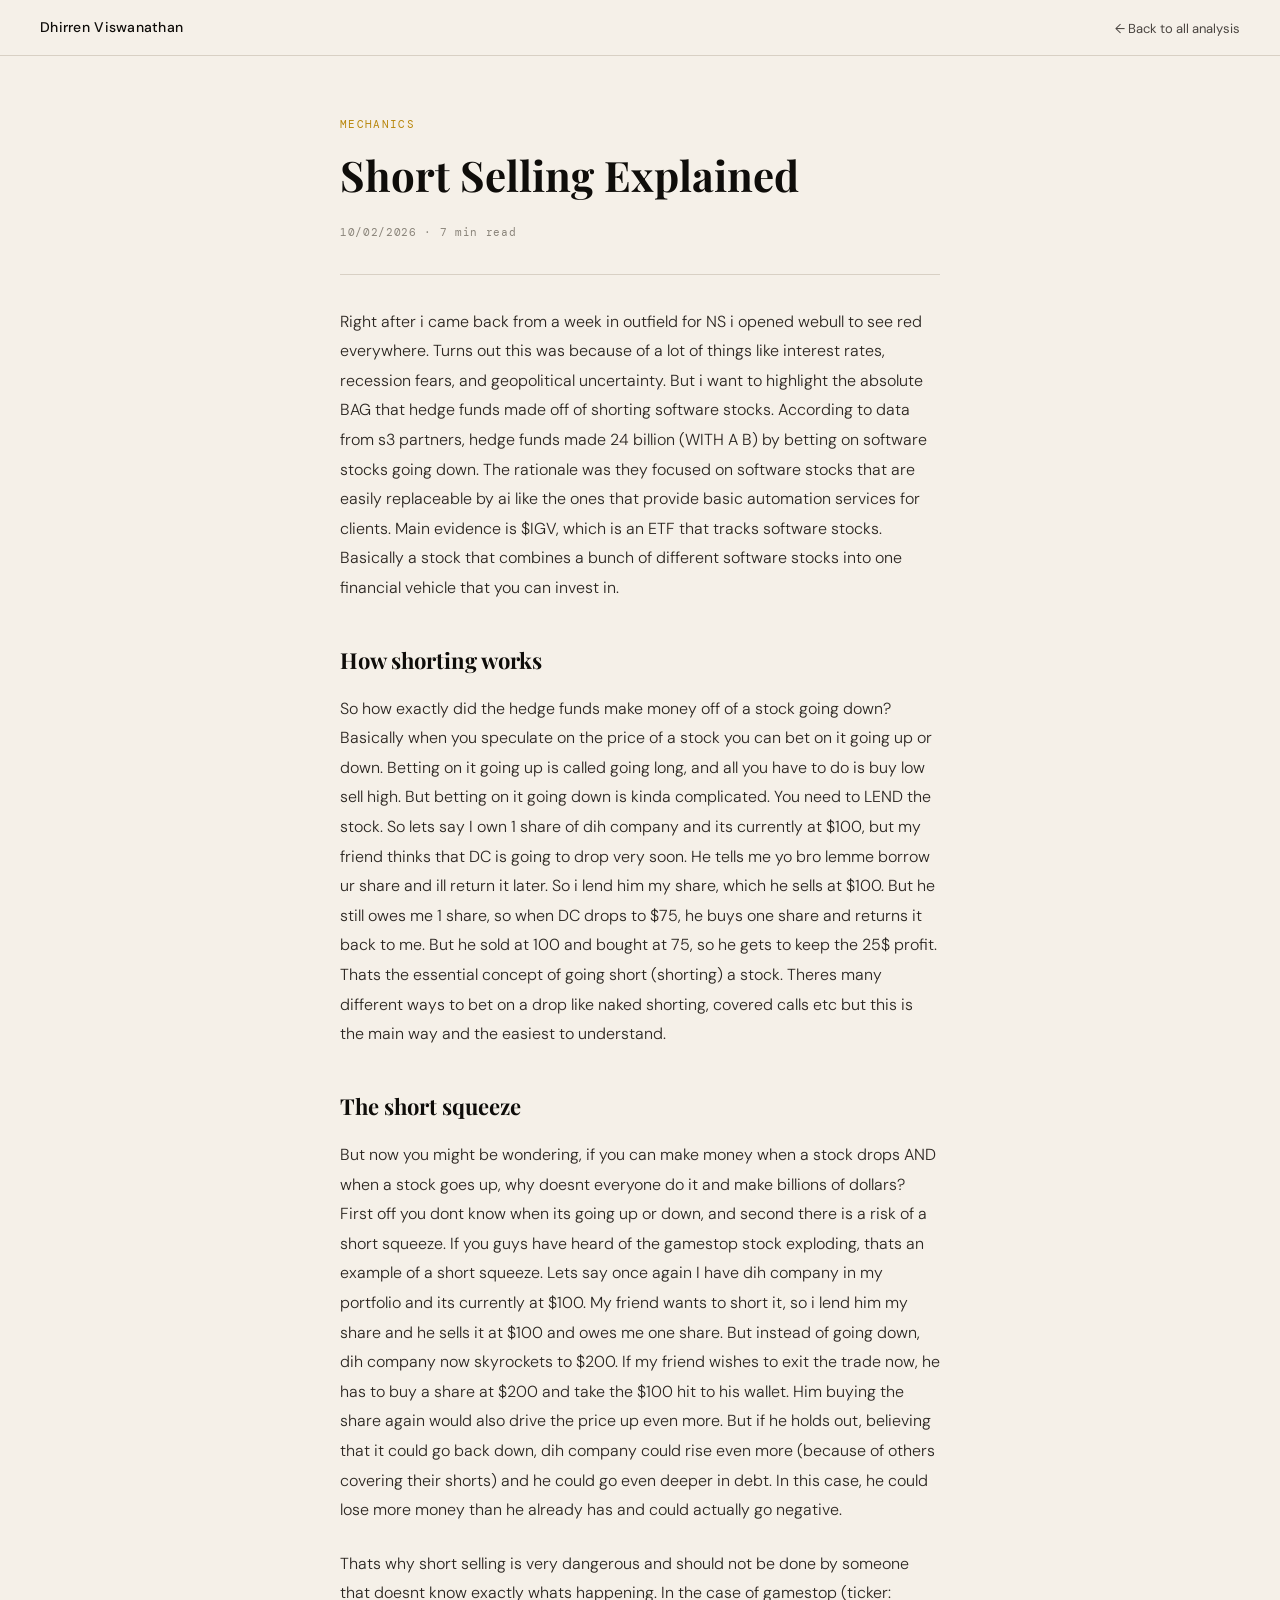
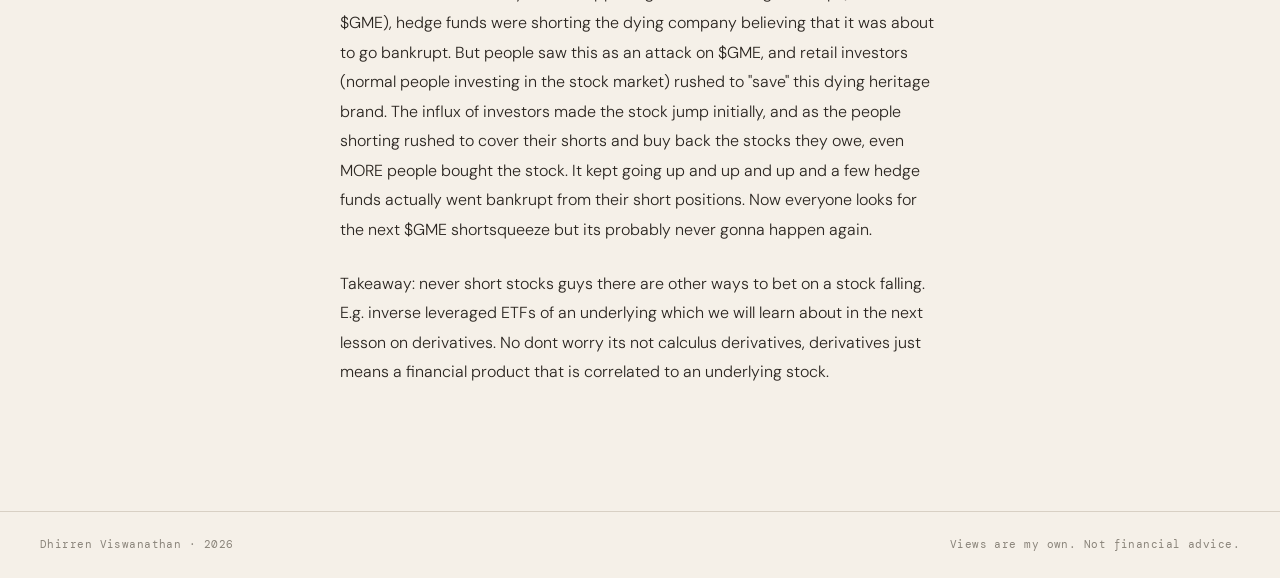
<file: articles/shorting.html>
<!DOCTYPE html>
<html lang="en">
<head>
  <meta charset="UTF-8">
  <meta name="viewport" content="width=device-width, initial-scale=1.0">
  <title>Short Selling Explained — Dhirren Viswanathan</title>
  <link href="https://fonts.googleapis.com/css2?family=Playfair+Display:ital,wght@0,700;0,900;1,400;1,700&family=DM+Sans:wght@300;400;500&family=DM+Mono:wght@400&display=swap" rel="stylesheet">
  <style>
    *, *::before, *::after { box-sizing: border-box; margin: 0; padding: 0; }
    :root { --cream: #f5f0e8; --ink: #0f0d0a; --ink-muted: #4a4540; --ink-faint: #8a847a; --gold: #b8860b; --rule: #d8d0c4; --transition: 0.2s ease; }
    html { font-size: 16px; scroll-behavior: smooth; }
    body { font-family: 'DM Sans', sans-serif; background: var(--cream); color: var(--ink); line-height: 1.6; -webkit-font-smoothing: antialiased; }
    .navbar { display: flex; justify-content: space-between; align-items: center; padding: 0 40px; height: 56px; border-bottom: 1px solid var(--rule); background: var(--cream); position: sticky; top: 0; z-index: 100; }
    .nav-name { font-size: 14px; font-weight: 500; letter-spacing: 0.02em; }
    .nav-links a { font-size: 13px; color: var(--ink-muted); text-decoration: none; transition: color var(--transition); }
    .nav-links a:hover { color: var(--ink); }
    .article-page { max-width: 680px; margin: 0 auto; padding: 60px 40px 100px; }
    .article-eyebrow { font-family: 'DM Mono', monospace; font-size: 11px; text-transform: uppercase; letter-spacing: 0.12em; color: var(--gold); margin-bottom: 16px; }
    .article-title { font-family: 'Playfair Display', serif; font-size: clamp(28px, 4vw, 42px); font-weight: 700; line-height: 1.2; color: var(--ink); margin-bottom: 24px; }
    .article-rule { height: 1px; background: var(--rule); margin: 32px 0; }
    .article-body p { font-size: 16px; line-height: 1.85; color: #2a2520; margin-bottom: 24px; font-weight: 300; }
    .article-body h2 { font-family: 'Playfair Display', serif; font-size: 22px; font-weight: 700; color: var(--ink); margin: 40px 0 16px; }
    .article-body strong { font-weight: 500; color: var(--ink); }
    .footer { display: flex; justify-content: space-between; align-items: center; padding: 24px 40px; border-top: 1px solid var(--rule); font-family: 'DM Mono', monospace; font-size: 11px; color: var(--ink-faint); letter-spacing: 0.04em; }
    @media (max-width: 700px) { .navbar { padding: 0 20px; } .article-page { padding: 40px 20px 60px; } .footer { flex-direction: column; gap: 8px; text-align: center; padding: 20px; } }
	.article-meta {
  font-family: 'DM Mono', monospace;
  font-size: 11px;
  color: var(--ink-faint);
  letter-spacing: 0.06em;
  margin-bottom: 0;
}
  </style>
</head>
<body>

<nav class="navbar">
  <span class="nav-name">Dhirren Viswanathan</span>
  <div class="nav-links">
    <a href="../index.html">← Back to all analysis</a>
  </div>
</nav>

<div class="article-page">

  <p class="article-eyebrow">Mechanics</p>
  <h1 class="article-title">Short Selling Explained</h1>
  <p class="article-meta">10/02/2026 · 7 min read</p>
  <div class="article-rule"></div>

  <div class="article-body">

    <p>Right after i came back from a week in outfield for NS i opened webull to see red everywhere. Turns out this was because of a lot of things like interest rates, recession fears, and geopolitical uncertainty. But i want to highlight the absolute BAG that hedge funds made off of shorting software stocks. According to data from s3 partners, hedge funds made 24 billion (WITH A B) by betting on software stocks going down. The rationale was they focused on software stocks that are easily replaceable by ai like the ones that provide basic automation services for clients. Main evidence is $IGV, which is an ETF that tracks software stocks. Basically a stock that combines a bunch of different software stocks into one financial vehicle that you can invest in.</p>

    <h2>How shorting works</h2>

    <p>So how exactly did the hedge funds make money off of a stock going down? Basically when you speculate on the price of a stock you can bet on it going up or down. Betting on it going up is called going long, and all you have to do is buy low sell high. But betting on it going down is kinda complicated. You need to LEND the stock. So lets say I own 1 share of dih company and its currently at $100, but my friend thinks that DC is going to drop very soon. He tells me yo bro lemme borrow ur share and ill return it later. So i lend him my share, which he sells at $100. But he still owes me 1 share, so when DC drops to $75, he buys one share and returns it back to me. But he sold at 100 and bought at 75, so he gets to keep the 25$ profit. Thats the essential concept of going short (shorting) a stock. Theres many different ways to bet on a drop like naked shorting, covered calls etc but this is the main way and the easiest to understand.</p>

    <h2>The short squeeze</h2>

    <p>But now you might be wondering, if you can make money when a stock drops AND when a stock goes up, why doesnt everyone do it and make billions of dollars? First off you dont know when its going up or down, and second there is a risk of a short squeeze. If you guys have heard of the gamestop stock exploding, thats an example of a short squeeze. Lets say once again I have dih company in my portfolio and its currently at $100. My friend wants to short it, so i lend him my share and he sells it at $100 and owes me one share. But instead of going down, dih company now skyrockets to $200. If my friend wishes to exit the trade now, he has to buy a share at $200 and take the $100 hit to his wallet. Him buying the share again would also drive the price up even more. But if he holds out, believing that it could go back down, dih company could rise even more (because of others covering their shorts) and he could go even deeper in debt. In this case, he could lose more money than he already has and could actually go negative.</p>

    <p>Thats why short selling is very dangerous and should not be done by someone that doesnt know exactly whats happening. In the case of gamestop (ticker: $GME), hedge funds were shorting the dying company believing that it was about to go bankrupt. But people saw this as an attack on $GME, and retail investors (normal people investing in the stock market) rushed to "save" this dying heritage brand. The influx of investors made the stock jump initially, and as the people shorting rushed to cover their shorts and buy back the stocks they owe, even MORE people bought the stock. It kept going up and up and up and a few hedge funds actually went bankrupt from their short positions. Now everyone looks for the next $GME shortsqueeze but its probably never gonna happen again.</p>

    <p>Takeaway: never short stocks guys there are other ways to bet on a stock falling. E.g. inverse leveraged ETFs of an underlying which we will learn about in the next lesson on derivatives. No dont worry its not calculus derivatives, derivatives just means a financial product that is correlated to an underlying stock.</p>

  </div>
</div>

<footer class="footer">
  <span>Dhirren Viswanathan · 2026</span>
  <span>Views are my own. Not financial advice.</span>
</footer>
</body>
</html>
</file>
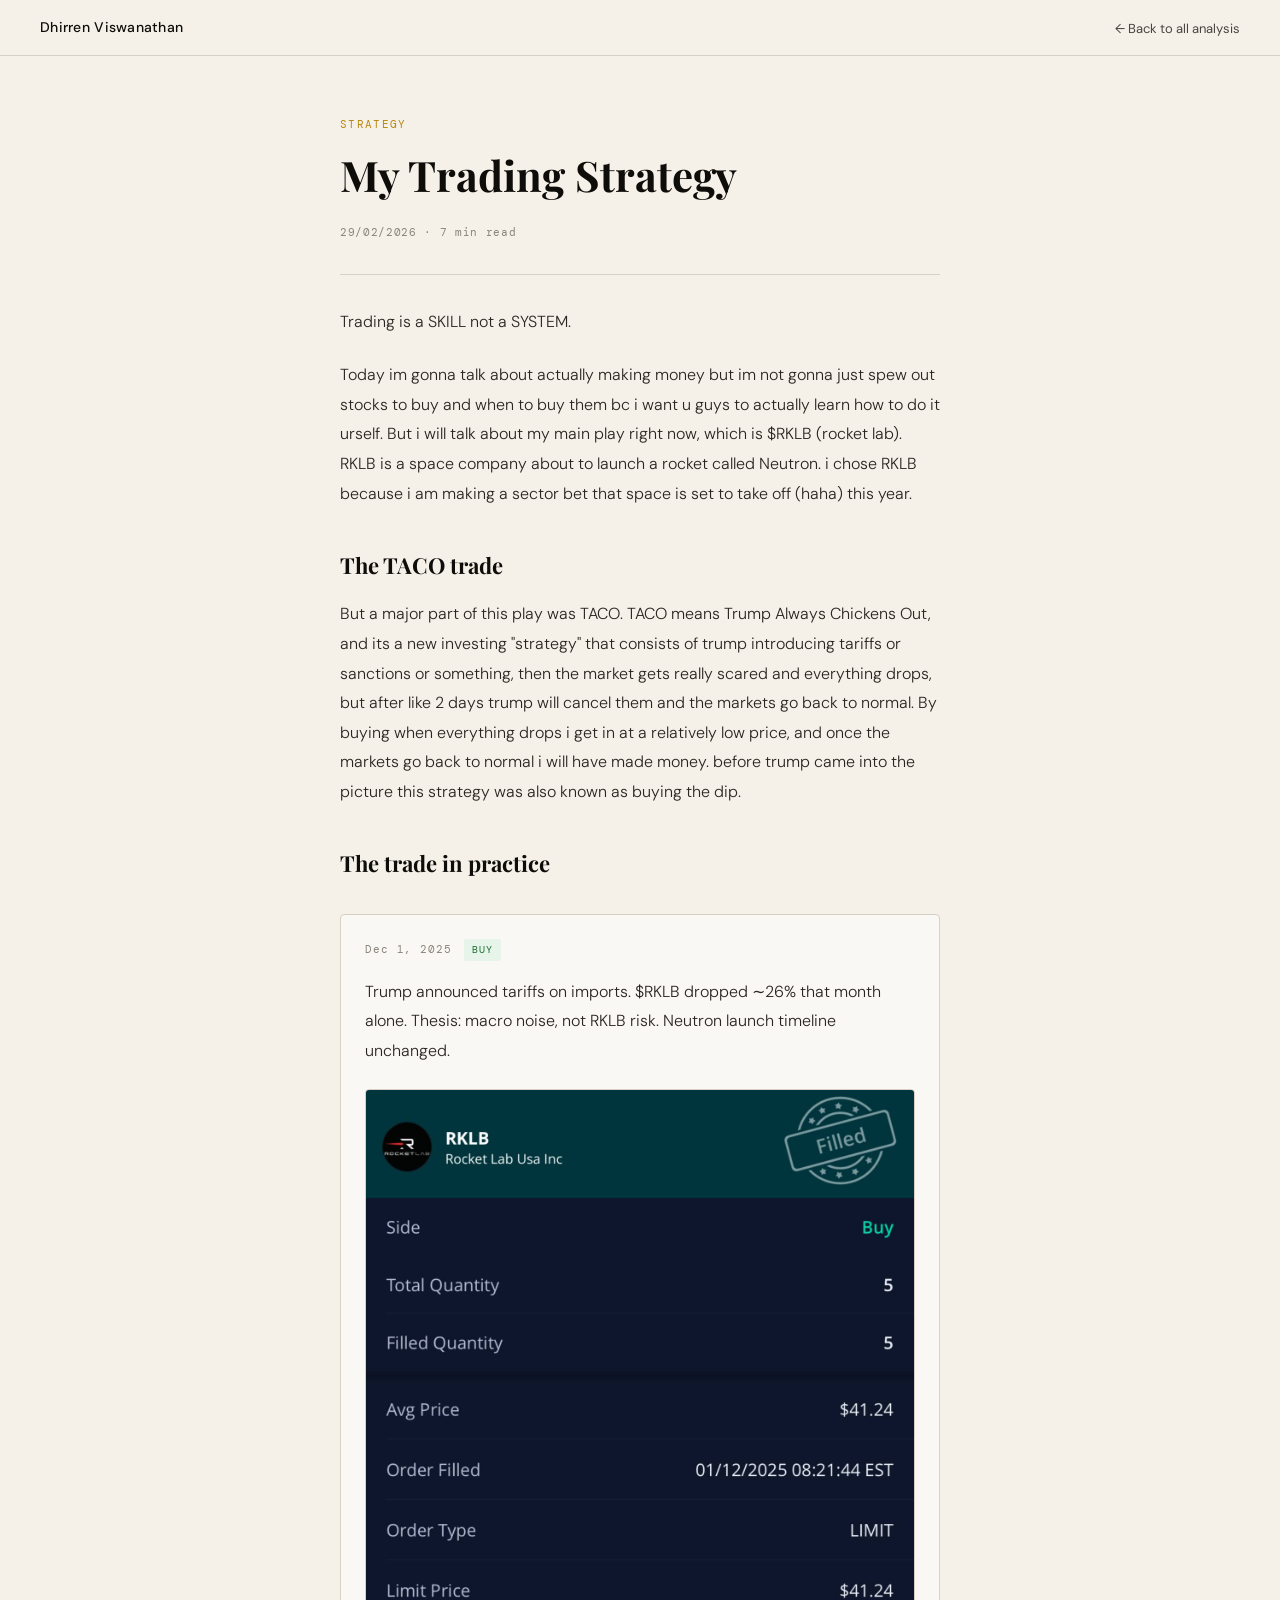
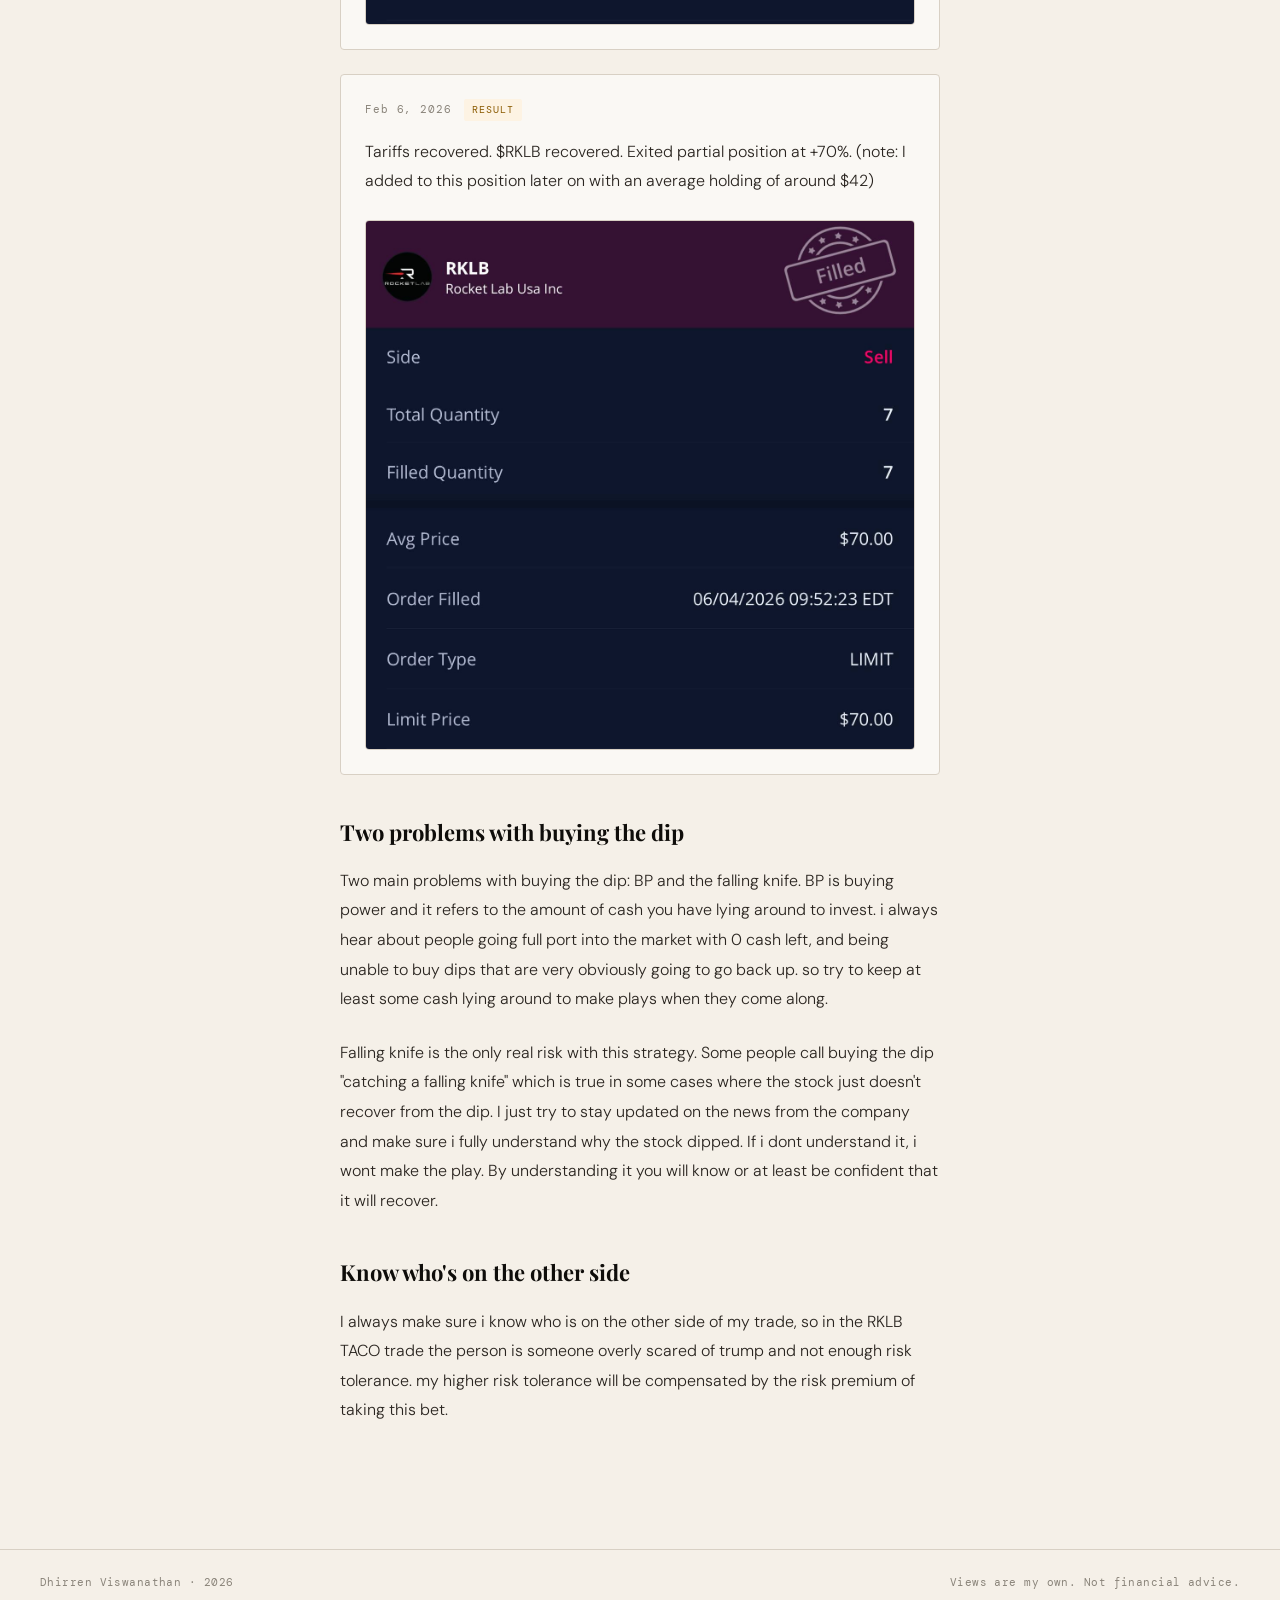
<file: articles/strategy.html>
<!DOCTYPE html>
<html lang="en">
<head>
  <meta charset="UTF-8">
  <meta name="viewport" content="width=device-width, initial-scale=1.0">
  <title>My Trading Strategy — Dhirren Viswanathan</title>
  <link href="https://fonts.googleapis.com/css2?family=Playfair+Display:ital,wght@0,700;0,900;1,400;1,700&family=DM+Sans:wght@300;400;500&family=DM+Mono:wght@400&display=swap" rel="stylesheet">
  <style>
    *, *::before, *::after { box-sizing: border-box; margin: 0; padding: 0; }
    :root { --cream: #f5f0e8; --ink: #0f0d0a; --ink-muted: #4a4540; --ink-faint: #8a847a; --gold: #b8860b; --rule: #d8d0c4; --transition: 0.2s ease; }
    html { font-size: 16px; scroll-behavior: smooth; }
    body { font-family: 'DM Sans', sans-serif; background: var(--cream); color: var(--ink); line-height: 1.6; -webkit-font-smoothing: antialiased; }
    .navbar { display: flex; justify-content: space-between; align-items: center; padding: 0 40px; height: 56px; border-bottom: 1px solid var(--rule); background: var(--cream); position: sticky; top: 0; z-index: 100; }
    .nav-name { font-size: 14px; font-weight: 500; letter-spacing: 0.02em; }
    .nav-links a { font-size: 13px; color: var(--ink-muted); text-decoration: none; transition: color var(--transition); }
    .nav-links a:hover { color: var(--ink); }
    .article-page { max-width: 680px; margin: 0 auto; padding: 60px 40px 100px; }
    .article-eyebrow { font-family: 'DM Mono', monospace; font-size: 11px; text-transform: uppercase; letter-spacing: 0.12em; color: var(--gold); margin-bottom: 16px; }
    .article-title { font-family: 'Playfair Display', serif; font-size: clamp(28px, 4vw, 42px); font-weight: 700; line-height: 1.2; color: var(--ink); margin-bottom: 24px; }
    .article-rule { height: 1px; background: var(--rule); margin: 32px 0; }
    .article-body p { font-size: 16px; line-height: 1.85; color: #2a2520; margin-bottom: 24px; font-weight: 300; }
    .article-body h2 { font-family: 'Playfair Display', serif; font-size: 22px; font-weight: 700; color: var(--ink); margin: 40px 0 16px; }
    .article-body strong { font-weight: 500; color: var(--ink); }
    .footer { display: flex; justify-content: space-between; align-items: center; padding: 24px 40px; border-top: 1px solid var(--rule); font-family: 'DM Mono', monospace; font-size: 11px; color: var(--ink-faint); letter-spacing: 0.04em; }
    @media (max-width: 700px) { .navbar { padding: 0 20px; } .article-page { padding: 40px 20px 60px; } .footer { flex-direction: column; gap: 8px; text-align: center; padding: 20px; } }
	.article-meta {
  font-family: 'DM Mono', monospace;
  font-size: 11px;
  color: var(--ink-faint);
  letter-spacing: 0.06em;
  margin-bottom: 0;
}
.trade-log { display: flex; flex-direction: column; gap: 24px; margin: 32px 0; }
.trade-entry { 
  border: 1px solid var(--rule); 
  border-radius: 4px; 
  padding: 24px; 
  background: #faf8f4;
  display: flex;
  flex-direction: column;
}
.trade-meta { display: flex; align-items: center; gap: 12px; margin-bottom: 16px; }
.trade-date { font-family: 'DM Mono', monospace; font-size: 11px; color: var(--ink-faint); letter-spacing: 0.08em; white-space: nowrap; }
.trade-action { font-family: 'DM Mono', monospace; font-size: 10px; letter-spacing: 0.1em; padding: 3px 8px; border-radius: 2px; white-space: nowrap; }
.trade-buy { background: #e6f4ea; color: #1a6e30; }
.trade-sell { background: #fdf3e3; color: #8a5a00; }
.trade-note { font-size: 14px; color: var(--ink-muted); margin-bottom: 16px; line-height: 1.7; }
.trade-img { width: 100%; border-radius: 4px; border: 1px solid var(--rule); display: block; }
  </style>
</head>
<body>

<nav class="navbar">
  <span class="nav-name">Dhirren Viswanathan</span>
  <div class="nav-links">
    <a href="../index.html">← Back to all analysis</a>
  </div>
</nav>

<div class="article-page">

  <p class="article-eyebrow">Strategy</p>
  <h1 class="article-title">My Trading Strategy</h1>
  <p class="article-meta">29/02/2026 · 7 min read</p>
  <div class="article-rule"></div>

  <div class="article-body">

    <p>Trading is a SKILL not a SYSTEM.</p>

    <p>Today im gonna talk about actually making money but im not gonna just spew out stocks to buy and when to buy them bc i want u guys to actually learn how to do it urself. But i will talk about my main play right now, which is $RKLB (rocket lab). RKLB is a space company about to launch a rocket called Neutron. i chose RKLB because i am making a sector bet that space is set to take off (haha) this year.</p>

    <h2>The TACO trade</h2>

    <p>But a major part of this play was TACO. TACO means Trump Always Chickens Out, and its a new investing "strategy" that consists of trump introducing tariffs or sanctions or something, then the market gets really scared and everything drops, but after like 2 days trump will cancel them and the markets go back to normal. By buying when everything drops i get in at a relatively low price, and once the markets go back to normal i will have made money. before trump came into the picture this strategy was also known as buying the dip.</p>
<h2>The trade in practice</h2>

<div class="trade-log">
  <div class="trade-entry">
    <div class="trade-meta">
      <span class="trade-date">Dec 1, 2025</span>
      <span class="trade-action trade-buy">BUY</span>
	</div>
    <p class="trade-note">Trump announced tariffs on imports. $RKLB dropped ∼26% that month alone. Thesis: macro noise, not RKLB risk. Neutron launch timeline unchanged.</p>
    <img src="../images/trade1.png" alt="RKLB entry — Dec 1 2025" class="trade-img">
  </div>

  <div class="trade-entry">
    <div class="trade-meta">
      <span class="trade-date">Feb 6, 2026</span>
      <span class="trade-action trade-sell">RESULT</span>
    </div>
    <p class="trade-note">Tariffs recovered. $RKLB recovered. Exited partial position at +70%. (note: I added to this position later on with an average holding of around $42)</p>
    <img src="../images/trade2.png" alt="RKLB exit — Feb 6 2026" class="trade-img">
  </div>
</div>
    <h2>Two problems with buying the dip</h2>

    <p>Two main problems with buying the dip: BP and the falling knife. BP is buying power and it refers to the amount of cash you have lying around to invest. i always hear about people going full port into the market with 0 cash left, and being unable to buy dips that are very obviously going to go back up. so try to keep at least some cash lying around to make plays when they come along.</p>

    <p>Falling knife is the only real risk with this strategy. Some people call buying the dip "catching a falling knife" which is true in some cases where the stock just doesn't recover from the dip. I just try to stay updated on the news from the company and make sure i fully understand why the stock dipped. If i dont understand it, i wont make the play. By understanding it you will know or at least be confident that it will recover.</p>

    <h2>Know who's on the other side</h2>

    <p>I always make sure i know who is on the other side of my trade, so in the RKLB TACO trade the person is someone overly scared of trump and not enough risk tolerance. my higher risk tolerance will be compensated by the risk premium of taking this bet.</p>

  </div>
</div>

<footer class="footer">
  <span>Dhirren Viswanathan · 2026</span>
  <span>Views are my own. Not financial advice.</span>
</footer>
</body>
</html>
</file>
